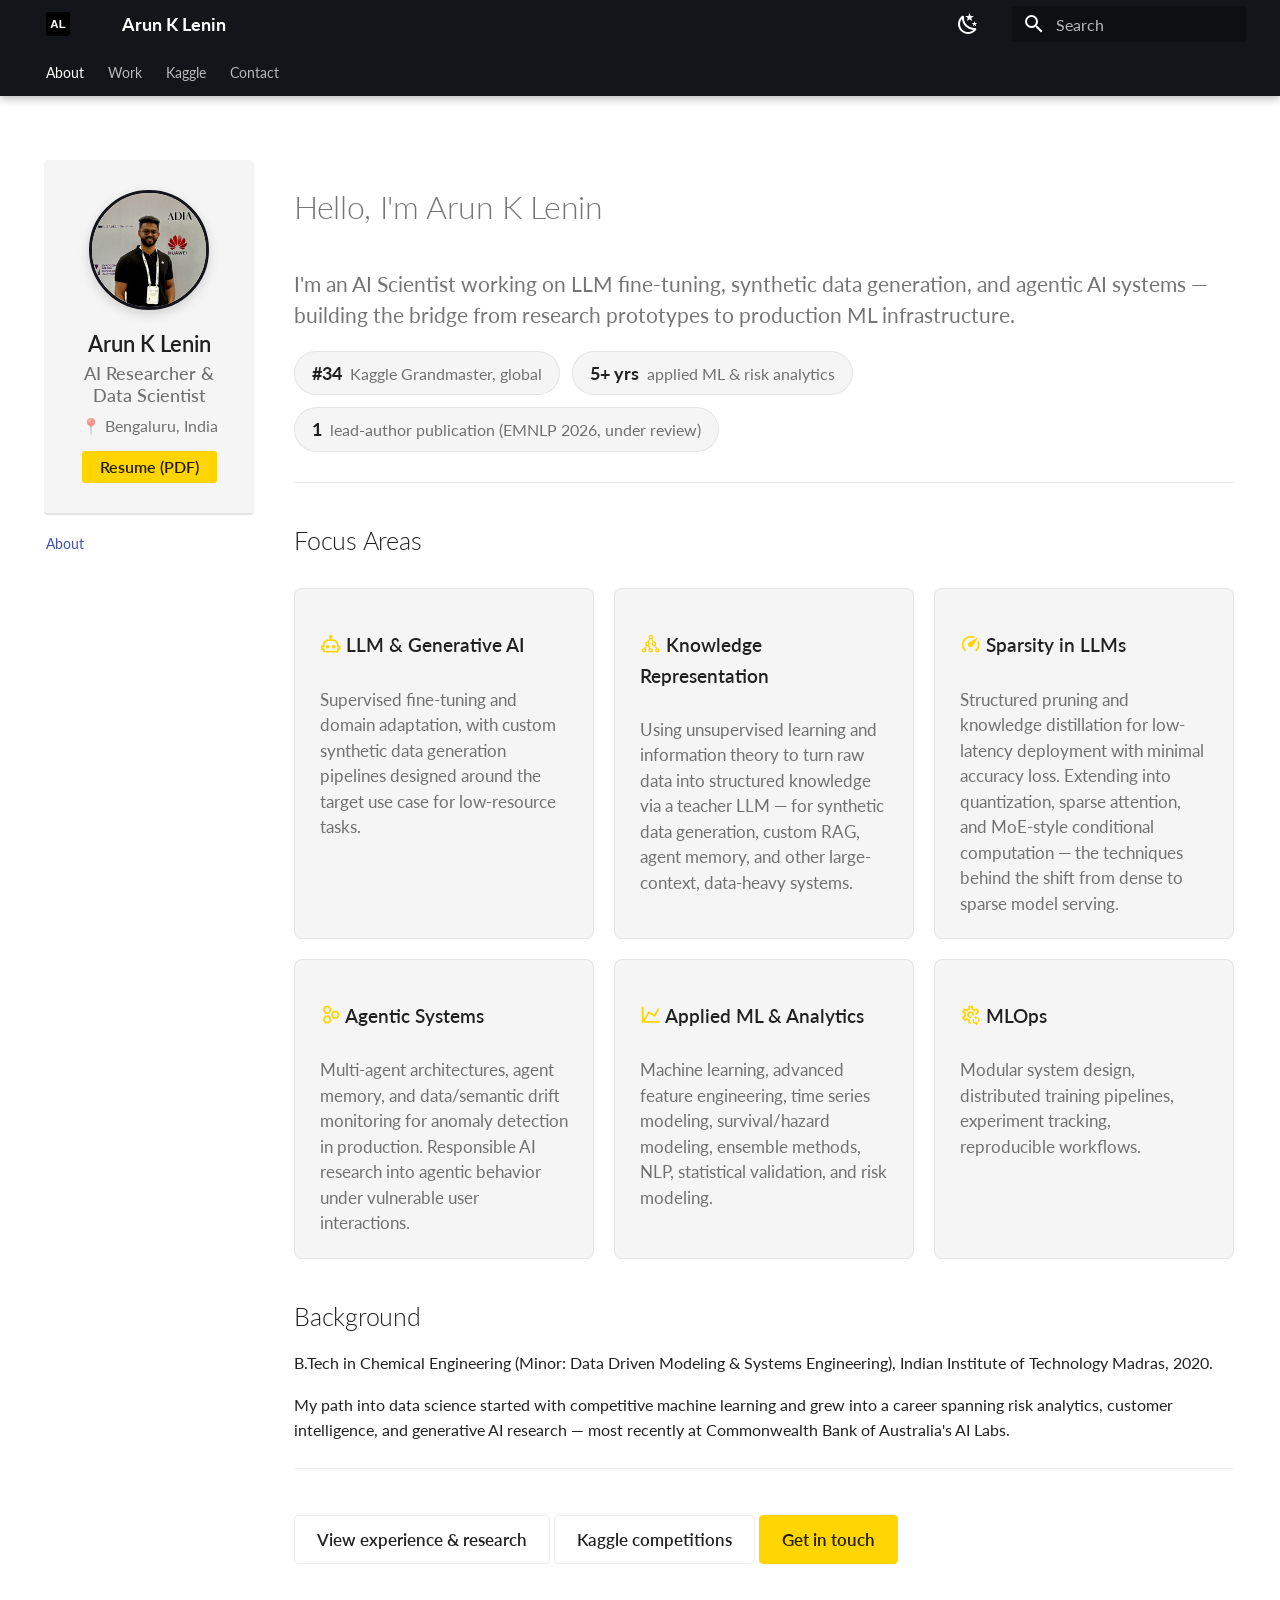
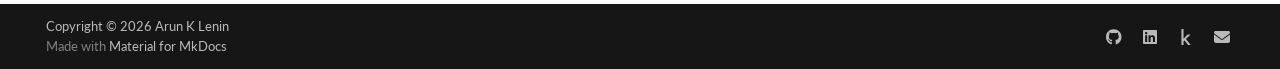
<file: index.html>
<!doctype html>
<html lang="en" class="no-js">
  <head>
    
      <meta charset="utf-8">
      <meta name="viewport" content="width=device-width,initial-scale=1">
      
        <meta name="description" content="Machine Learning Researcher | LLM Fine-tuning | Synthetic Data Generation | Kaggle Grandmaster">
      
      
        <meta name="author" content="Arun K Lenin">
      
      
        <link rel="canonical" href="https://arunklenin97.github.io/">
      
      
      
        <link rel="next" href="work/">
      
      
      <link rel="icon" href="image/logo.svg">
      <meta name="generator" content="mkdocs-1.5.3, mkdocs-material-9.4.14">
    
    
      
        <title>Arun K Lenin</title>
      
    
    
      <link rel="stylesheet" href="assets/stylesheets/main.fad675c6.min.css">
      
        
        <link rel="stylesheet" href="assets/stylesheets/palette.356b1318.min.css">
      
      


    
    
      
    
    
      
        
        
        <link rel="preconnect" href="https://fonts.gstatic.com" crossorigin>
        <link rel="stylesheet" href="https://fonts.googleapis.com/css?family=Lato:300,300i,400,400i,700,700i%7CRoboto+Mono:400,400i,700,700i&display=fallback">
        <style>:root{--md-text-font:"Lato";--md-code-font:"Roboto Mono"}</style>
      
    
    
      <link rel="stylesheet" href="css/custom.css">
    
      <link rel="stylesheet" href="css/extra.css">
    
    <script>__md_scope=new URL(".",location),__md_hash=e=>[...e].reduce((e,_)=>(e<<5)-e+_.charCodeAt(0),0),__md_get=(e,_=localStorage,t=__md_scope)=>JSON.parse(_.getItem(t.pathname+"."+e)),__md_set=(e,_,t=localStorage,a=__md_scope)=>{try{t.setItem(a.pathname+"."+e,JSON.stringify(_))}catch(e){}}</script>
    
      

    
    
    
  
  



<!-- Twitter Metadata -->
<meta name="twitter:card" content="summary">

<!-- Open Graph metadata -->
<meta property="og:title" content="About">
<meta property="og:description" content="Machine Learning Researcher | LLM Fine-tuning | Synthetic Data Generation | Kaggle Grandmaster">
<meta property="og:type" content="website">
<meta property="og:url" content="https://arunklenin97.github.io/">
<meta property="og:image" content="https://arunklenin97.github.io//image/profile.jpeg">
<meta property="og:site_name" content="Arun K Lenin">

<!-- Primary Schema.org metadata (Dynamic for all pages) -->
<script type="application/ld+json">
{
  "@context": "https://schema.org",
  "@type": "WebPage",
  "name": "About",
  "url": "https://arunklenin97.github.io/",
  "description": "Machine Learning Researcher | LLM Fine-tuning | Synthetic Data Generation | Kaggle Grandmaster",
  "author": {
    "@type": "Person",
    "name": "Arun K Lenin",
    "givenName": "Arun",
    "familyName": "Lenin",
    "url": "https://arunklenin97.github.io/",
    "jobTitle": "Machine Learning Researcher & Data Scientist",
    "sameAs": [
      "https://linkedin.com/in/arunklenin",
      "https://github.com/arunklenin",
      "https://www.kaggle.com/arunklenin"
    ]
  }
}
</script>

<!-- Google Search Console Verification -->
<meta name="google-site-verification" content="1c_Bp7h9hnn08rLATJxtE4CTv--jdJHKBi78xwwa3pU" />

  </head>
  
  
    
    
      
    
    
    
    
    <body dir="ltr" data-md-color-scheme="default" data-md-color-primary="black" data-md-color-accent="yellow">
  
    
    
      <script>var palette=__md_get("__palette");if(palette&&"object"==typeof palette.color)for(var key of Object.keys(palette.color))document.body.setAttribute("data-md-color-"+key,palette.color[key])</script>
    
    <input class="md-toggle" data-md-toggle="drawer" type="checkbox" id="__drawer" autocomplete="off">
    <input class="md-toggle" data-md-toggle="search" type="checkbox" id="__search" autocomplete="off">
    <label class="md-overlay" for="__drawer"></label>
    <div data-md-component="skip">
      
        
        <a href="#hello-im-arun-k-lenin" class="md-skip">
          Skip to content
        </a>
      
    </div>
    <div data-md-component="announce">
      
    </div>
    
    
      

  

<header class="md-header md-header--shadow md-header--lifted" data-md-component="header">
  <nav class="md-header__inner md-grid" aria-label="Header">
    <a href="." title="Arun K Lenin" class="md-header__button md-logo" aria-label="Arun K Lenin" data-md-component="logo">
      
  <img src="image/logo.svg" alt="logo">

    </a>
    <label class="md-header__button md-icon" for="__drawer">
      
      <svg xmlns="http://www.w3.org/2000/svg" viewBox="0 0 24 24"><path d="M3 6h18v2H3V6m0 5h18v2H3v-2m0 5h18v2H3v-2Z"/></svg>
    </label>
    <div class="md-header__title" data-md-component="header-title">
      <div class="md-header__ellipsis">
        <div class="md-header__topic">
          <span class="md-ellipsis">
            Arun K Lenin
          </span>
        </div>
        <div class="md-header__topic" data-md-component="header-topic">
          <span class="md-ellipsis">
            
              About
            
          </span>
        </div>
      </div>
    </div>
    
      
        <form class="md-header__option" data-md-component="palette">
  
    
    
    
    <input class="md-option" data-md-color-media="(prefers-color-scheme: light)" data-md-color-scheme="default" data-md-color-primary="black" data-md-color-accent="yellow"  aria-label="Switch to dark mode"  type="radio" name="__palette" id="__palette_1">
    
      <label class="md-header__button md-icon" title="Switch to dark mode" for="__palette_2" hidden>
        <svg xmlns="http://www.w3.org/2000/svg" viewBox="0 0 24 24"><path d="m17.75 4.09-2.53 1.94.91 3.06-2.63-1.81-2.63 1.81.91-3.06-2.53-1.94L12.44 4l1.06-3 1.06 3 3.19.09m3.5 6.91-1.64 1.25.59 1.98-1.7-1.17-1.7 1.17.59-1.98L15.75 11l2.06-.05L18.5 9l.69 1.95 2.06.05m-2.28 4.95c.83-.08 1.72 1.1 1.19 1.85-.32.45-.66.87-1.08 1.27C15.17 23 8.84 23 4.94 19.07c-3.91-3.9-3.91-10.24 0-14.14.4-.4.82-.76 1.27-1.08.75-.53 1.93.36 1.85 1.19-.27 2.86.69 5.83 2.89 8.02a9.96 9.96 0 0 0 8.02 2.89m-1.64 2.02a12.08 12.08 0 0 1-7.8-3.47c-2.17-2.19-3.33-5-3.49-7.82-2.81 3.14-2.7 7.96.31 10.98 3.02 3.01 7.84 3.12 10.98.31Z"/></svg>
      </label>
    
  
    
    
    
    <input class="md-option" data-md-color-media="(prefers-color-scheme: dark)" data-md-color-scheme="slate" data-md-color-primary="black" data-md-color-accent="yellow"  aria-label="Switch to light mode"  type="radio" name="__palette" id="__palette_2">
    
      <label class="md-header__button md-icon" title="Switch to light mode" for="__palette_1" hidden>
        <svg xmlns="http://www.w3.org/2000/svg" viewBox="0 0 24 24"><path d="M12 7a5 5 0 0 1 5 5 5 5 0 0 1-5 5 5 5 0 0 1-5-5 5 5 0 0 1 5-5m0 2a3 3 0 0 0-3 3 3 3 0 0 0 3 3 3 3 0 0 0 3-3 3 3 0 0 0-3-3m0-7 2.39 3.42C13.65 5.15 12.84 5 12 5c-.84 0-1.65.15-2.39.42L12 2M3.34 7l4.16-.35A7.2 7.2 0 0 0 5.94 8.5c-.44.74-.69 1.5-.83 2.29L3.34 7m.02 10 1.76-3.77a7.131 7.131 0 0 0 2.38 4.14L3.36 17M20.65 7l-1.77 3.79a7.023 7.023 0 0 0-2.38-4.15l4.15.36m-.01 10-4.14.36c.59-.51 1.12-1.14 1.54-1.86.42-.73.69-1.5.83-2.29L20.64 17M12 22l-2.41-3.44c.74.27 1.55.44 2.41.44.82 0 1.63-.17 2.37-.44L12 22Z"/></svg>
      </label>
    
  
</form>
      
    
    
    
      <label class="md-header__button md-icon" for="__search">
        
        <svg xmlns="http://www.w3.org/2000/svg" viewBox="0 0 24 24"><path d="M9.5 3A6.5 6.5 0 0 1 16 9.5c0 1.61-.59 3.09-1.56 4.23l.27.27h.79l5 5-1.5 1.5-5-5v-.79l-.27-.27A6.516 6.516 0 0 1 9.5 16 6.5 6.5 0 0 1 3 9.5 6.5 6.5 0 0 1 9.5 3m0 2C7 5 5 7 5 9.5S7 14 9.5 14 14 12 14 9.5 12 5 9.5 5Z"/></svg>
      </label>
      <div class="md-search" data-md-component="search" role="dialog">
  <label class="md-search__overlay" for="__search"></label>
  <div class="md-search__inner" role="search">
    <form class="md-search__form" name="search">
      <input type="text" class="md-search__input" name="query" aria-label="Search" placeholder="Search" autocapitalize="off" autocorrect="off" autocomplete="off" spellcheck="false" data-md-component="search-query" required>
      <label class="md-search__icon md-icon" for="__search">
        
        <svg xmlns="http://www.w3.org/2000/svg" viewBox="0 0 24 24"><path d="M9.5 3A6.5 6.5 0 0 1 16 9.5c0 1.61-.59 3.09-1.56 4.23l.27.27h.79l5 5-1.5 1.5-5-5v-.79l-.27-.27A6.516 6.516 0 0 1 9.5 16 6.5 6.5 0 0 1 3 9.5 6.5 6.5 0 0 1 9.5 3m0 2C7 5 5 7 5 9.5S7 14 9.5 14 14 12 14 9.5 12 5 9.5 5Z"/></svg>
        
        <svg xmlns="http://www.w3.org/2000/svg" viewBox="0 0 24 24"><path d="M20 11v2H8l5.5 5.5-1.42 1.42L4.16 12l7.92-7.92L13.5 5.5 8 11h12Z"/></svg>
      </label>
      <nav class="md-search__options" aria-label="Search">
        
        <button type="reset" class="md-search__icon md-icon" title="Clear" aria-label="Clear" tabindex="-1">
          
          <svg xmlns="http://www.w3.org/2000/svg" viewBox="0 0 24 24"><path d="M19 6.41 17.59 5 12 10.59 6.41 5 5 6.41 10.59 12 5 17.59 6.41 19 12 13.41 17.59 19 19 17.59 13.41 12 19 6.41Z"/></svg>
        </button>
      </nav>
      
    </form>
    <div class="md-search__output">
      <div class="md-search__scrollwrap" data-md-scrollfix>
        <div class="md-search-result" data-md-component="search-result">
          <div class="md-search-result__meta">
            Initializing search
          </div>
          <ol class="md-search-result__list" role="presentation"></ol>
        </div>
      </div>
    </div>
  </div>
</div>
    
    
  </nav>
  
    
      
<nav class="md-tabs" aria-label="Tabs" data-md-component="tabs">
  <div class="md-grid">
    <ul class="md-tabs__list">
      
        
  
  
    
  
  
    <li class="md-tabs__item md-tabs__item--active">
      <a href="." class="md-tabs__link">
        
  
    
  
  About

      </a>
    </li>
  

      
        
  
  
  
    <li class="md-tabs__item">
      <a href="work/" class="md-tabs__link">
        
  
    
  
  Work

      </a>
    </li>
  

      
        
  
  
  
    <li class="md-tabs__item">
      <a href="kaggle/" class="md-tabs__link">
        
  
    
  
  Kaggle

      </a>
    </li>
  

      
        
  
  
  
    <li class="md-tabs__item">
      <a href="contact/" class="md-tabs__link">
        
  
    
  
  Contact

      </a>
    </li>
  

      
    </ul>
  </div>
</nav>
    
  
</header>
    
    <div class="md-container" data-md-component="container">
      
      
        
      
      <main class="md-main" data-md-component="main">
        <div class="md-main__inner md-grid">
          



<div class="md-sidebar md-sidebar--primary" data-md-component="sidebar" data-md-type="navigation">
  <div class="md-sidebar__scrollwrap">
    <div class="md-sidebar__inner">

      
      <div class="profile-section">
        <img src="./image/profile.jpeg" alt="Profile Photo" class="profile-photo"
          onerror="this.style.display='none'">
        <div class="profile-name">Arun K Lenin</div>
        <div class="profile-title">AI Researcher & Data Scientist</div>
        <div class="profile-subtitle">📍 Bengaluru, India</div>
        <a class="profile-resume-link" href="./resume/arun_lenin_resume.pdf" target="_blank" rel="noopener">Resume (PDF)</a>
      </div>

      <!-- 
      <nav class="desktop-nav-links" style="padding: 0.5rem;">
        <ul class="md-nav__list">
          <li class="md-nav__item"><a href="./" class="md-nav__link">About</a></li>
          <li class="md-nav__item"><a href="./work/" class="md-nav__link">Work</a></li>
          <li class="md-nav__item"><a href="./article_of_the_day/" class="md-nav__link">Article of the
              Day</a></li>
          <li class="md-nav__item"><a href="./blog/" class="md-nav__link">Blog</a></li>
          <li class="md-nav__item"><a href="./contact/" class="md-nav__link">Contact</a></li>
        </ul>
      </nav> -->

      <!-- Main Navigation from nav config -->
      


  


<nav class="md-nav md-nav--primary md-nav--lifted" aria-label="Navigation" data-md-level="0">
  <label class="md-nav__title" for="__drawer">
    <a href="." title="Arun K Lenin" class="md-nav__button md-logo" aria-label="Arun K Lenin" data-md-component="logo">
      
  <img src="image/logo.svg" alt="logo">

    </a>
    Arun K Lenin
  </label>
  
  <ul class="md-nav__list" data-md-scrollfix>
    
      
      
  
  
    
  
  
  
    <li class="md-nav__item md-nav__item--active">
      
      <input class="md-nav__toggle md-toggle" type="checkbox" id="__toc">
      
      
        
      
      
        <label class="md-nav__link md-nav__link--active" for="__toc">
          
  
  <span class="md-ellipsis">
    About
  </span>
  

          <span class="md-nav__icon md-icon"></span>
        </label>
      
      <a href="." class="md-nav__link md-nav__link--active">
        
  
  <span class="md-ellipsis">
    About
  </span>
  

      </a>
      
        

<nav class="md-nav md-nav--secondary" aria-label="Table of contents">
  
  
  
    
  
  
    <label class="md-nav__title" for="__toc">
      <span class="md-nav__icon md-icon"></span>
      Table of contents
    </label>
    <ul class="md-nav__list" data-md-component="toc" data-md-scrollfix>
      
        <li class="md-nav__item">
  <a href="#focus-areas" class="md-nav__link">
    <span class="md-ellipsis">
      Focus Areas
    </span>
  </a>
  
</li>
      
        <li class="md-nav__item">
  <a href="#background" class="md-nav__link">
    <span class="md-ellipsis">
      Background
    </span>
  </a>
  
</li>
      
    </ul>
  
</nav>
      
    </li>
  

    
      
      
  
  
  
  
    <li class="md-nav__item">
      <a href="work/" class="md-nav__link">
        
  
  <span class="md-ellipsis">
    Work
  </span>
  

      </a>
    </li>
  

    
      
      
  
  
  
  
    <li class="md-nav__item">
      <a href="kaggle/" class="md-nav__link">
        
  
  <span class="md-ellipsis">
    Kaggle
  </span>
  

      </a>
    </li>
  

    
      
      
  
  
  
  
    <li class="md-nav__item">
      <a href="contact/" class="md-nav__link">
        
  
  <span class="md-ellipsis">
    Contact
  </span>
  

      </a>
    </li>
  

    
  </ul>
</nav>

    </div>
  </div>
</div>






          
            <div class="md-content" data-md-component="content">
              <article class="md-content__inner md-typeset">
                
                  


<div class="hero">
<div class="hero-body">
<h1 class="hero-name" id="hello-im-arun-k-lenin">Hello, I'm Arun K Lenin</h1>
<p class="hero-tagline">I'm an AI Scientist working on LLM fine-tuning, synthetic data generation, and agentic AI systems — building the bridge from research prototypes to production ML infrastructure.</p>
<div class="hero-stats">
    <span class="stat-chip"><strong>#34</strong> Kaggle Grandmaster, global</span>
    <span class="stat-chip"><strong>5+ yrs</strong> applied ML &amp; risk analytics</span>
    <span class="stat-chip"><strong>1</strong> lead-author publication (EMNLP 2026, under review)</span>
  </div>
</div>
</div>
<h2 id="focus-areas">Focus Areas</h2>
<div class="focus-grid">
<div class="focus-card">
<div class="focus-card-title">
<p><span class="twemoji"><svg xmlns="http://www.w3.org/2000/svg" viewBox="0 0 24 24"><path d="M17.5 15.5c0 1.11-.89 2-2 2s-2-.89-2-2 .9-2 2-2 2 .9 2 2m-9-2c-1.1 0-2 .9-2 2s.9 2 2 2 2-.89 2-2-.89-2-2-2M23 15v3c0 .55-.45 1-1 1h-1v1c0 1.11-.89 2-2 2H5a2 2 0 0 1-2-2v-1H2c-.55 0-1-.45-1-1v-3c0-.55.45-1 1-1h1c0-3.87 3.13-7 7-7h1V5.73c-.6-.34-1-.99-1-1.73 0-1.1.9-2 2-2s2 .9 2 2c0 .74-.4 1.39-1 1.73V7h1c3.87 0 7 3.13 7 7h1c.55 0 1 .45 1 1m-2 1h-2v-2c0-2.76-2.24-5-5-5h-4c-2.76 0-5 2.24-5 5v2H3v1h2v3h14v-3h2v-1Z"/></svg></span> LLM &amp; Generative AI</p>
</div>
<p class="focus-card-desc">Supervised fine-tuning and domain adaptation, with custom synthetic data generation pipelines designed around the target use case for low-resource tasks.</p>
</div>
<div class="focus-card">
<div class="focus-card-title">
<p><span class="twemoji"><svg xmlns="http://www.w3.org/2000/svg" viewBox="0 0 24 24"><path d="M19.5 17c-.14 0-.26 0-.39.04L17.5 13.8c.45-.45.75-1.09.75-1.8a2.5 2.5 0 0 0-2.5-2.5c-.14 0-.25 0-.4.04L13.74 6.3c.47-.46.76-1.09.76-1.8a2.5 2.5 0 0 0-5 0c0 .7.29 1.34.76 1.79L8.65 9.54c-.15-.04-.26-.04-.4-.04a2.5 2.5 0 0 0-2.5 2.5c0 .71.29 1.34.75 1.79l-1.61 3.25C4.76 17 4.64 17 4.5 17a2.5 2.5 0 0 0 0 5A2.5 2.5 0 0 0 7 19.5c0-.7-.29-1.34-.76-1.79l1.62-3.25c.14.04.26.04.39.04s.25 0 .38-.04l1.63 3.25c-.47.45-.76 1.09-.76 1.79a2.5 2.5 0 0 0 5 0A2.5 2.5 0 0 0 12 17c-.13 0-.26 0-.39.04L10 13.8c.45-.45.75-1.09.75-1.8 0-.7-.29-1.33-.75-1.79l1.61-3.25c.13.04.26.04.39.04s.26 0 .39-.04L14 10.21a2.5 2.5 0 0 0 1.75 4.29c.13 0 .25 0 .38-.04l1.63 3.25c-.47.45-.76 1.09-.76 1.79a2.5 2.5 0 0 0 5 0 2.5 2.5 0 0 0-2.5-2.5m-15 3.5c-.55 0-1-.45-1-1s.45-1 1-1 1 .45 1 1-.45 1-1 1m8.5-1c0 .55-.45 1-1 1s-1-.45-1-1 .45-1 1-1 1 .45 1 1M7.25 12c0-.55.45-1 1-1s1 .45 1 1-.45 1-1 1-1-.45-1-1M11 4.5c0-.55.45-1 1-1s1 .45 1 1-.45 1-1 1-1-.45-1-1m3.75 7.5c0-.55.45-1 1-1s1 .45 1 1-.45 1-1 1-1-.45-1-1m4.75 8.5c-.55 0-1-.45-1-1s.45-1 1-1 1 .45 1 1-.45 1-1 1Z"/></svg></span> Knowledge Representation</p>
</div>
<p class="focus-card-desc">Using unsupervised learning and information theory to turn raw data into structured knowledge via a teacher LLM — for synthetic data generation, custom RAG, agent memory, and other large-context, data-heavy systems.</p>
</div>
<div class="focus-card">
<div class="focus-card-title">
<p><span class="twemoji"><svg xmlns="http://www.w3.org/2000/svg" viewBox="0 0 24 24"><path d="M12 16a3 3 0 0 1-3-3c0-1.12.61-2.1 1.5-2.61l9.71-5.62-5.53 9.58c-.5.98-1.51 1.65-2.68 1.65m0-13c1.81 0 3.5.5 4.97 1.32l-2.1 1.21C14 5.19 13 5 12 5a8 8 0 0 0-8 8c0 2.21.89 4.21 2.34 5.65h.01c.39.39.39 1.02 0 1.41-.39.39-1.03.39-1.42.01A9.969 9.969 0 0 1 2 13 10 10 0 0 1 12 3m10 10c0 2.76-1.12 5.26-2.93 7.07-.39.38-1.02.38-1.41-.01a.996.996 0 0 1 0-1.41A7.95 7.95 0 0 0 20 13c0-1-.19-2-.54-2.9L20.67 8C21.5 9.5 22 11.18 22 13Z"/></svg></span> Sparsity in LLMs</p>
</div>
<p class="focus-card-desc">Structured pruning and knowledge distillation for low-latency deployment with minimal accuracy loss. Extending into quantization, sparse attention, and MoE-style conditional computation — the techniques behind the shift from dense to sparse model serving.</p>
</div>
<div class="focus-card">
<div class="focus-card-title">
<p><span class="twemoji"><svg xmlns="http://www.w3.org/2000/svg" viewBox="0 0 24 24"><path d="m9.37 4 1.41 2.5L9.37 9H6.63l-1.4-2.5L6.63 4h2.74m.88-2h-4.5c-.19 0-.36.11-.44.26L3.09 6.22 3 6.5l.09.28 2.22 3.96c.08.15.25.26.44.26h4.5c.19 0 .36-.11.44-.26l2.22-3.96.09-.28-.09-.28-2.22-3.96a.505.505 0 0 0-.44-.26m8.37 7.5L20 12l-1.38 2.5h-2.74L14.5 12l1.38-2.5h2.74m.88-2H15c-.19 0-.36.11-.44.26l-2.22 3.96-.09.28.09.28 2.22 3.96c.08.15.25.26.44.26h4.5c.19 0 .36-.11.44-.26l2.22-3.96.09-.28-.09-.28-2.22-3.96a.505.505 0 0 0-.44-.26M9.37 15l1.41 2.5L9.37 20H6.63l-1.4-2.5 1.4-2.5h2.74m.88-2h-4.5c-.19 0-.36.11-.44.26l-2.22 3.96-.09.28.09.28 2.22 3.96c.08.15.25.26.44.26h4.5c.19 0 .36-.11.44-.26l2.22-3.96.09-.28-.09-.28-2.22-3.96a.505.505 0 0 0-.44-.26Z"/></svg></span> Agentic Systems</p>
</div>
<p class="focus-card-desc">Multi-agent architectures, agent memory, and data/semantic drift monitoring for anomaly detection in production. Responsible AI research into agentic behavior under vulnerable user interactions.</p>
</div>
<div class="focus-card">
<div class="focus-card-title">
<p><span class="twemoji"><svg xmlns="http://www.w3.org/2000/svg" viewBox="0 0 24 24"><path d="m16 11.78 4.24-7.33 1.73 1-5.23 9.05-6.51-3.75L5.46 19H22v2H2V3h2v14.54L9.5 8l6.5 3.78Z"/></svg></span> Applied ML &amp; Analytics</p>
</div>
<p class="focus-card-desc">Machine learning, advanced feature engineering, time series modeling, survival/hazard modeling, ensemble methods, NLP, statistical validation, and risk modeling.</p>
</div>
<div class="focus-card">
<div class="focus-card-title">
<p><span class="twemoji"><svg xmlns="http://www.w3.org/2000/svg" viewBox="0 0 24 24"><path d="M11.7 20h-.4l-.4-2.6c-1.2-.2-2.2-.9-3-1.8l-2.4 1-.8-1.3 2.1-1.6c-.4-1.2-.4-2.4 0-3.6L4.7 8.7l.8-1.3 2.4 1c.8-.9 1.8-1.5 3-1.8l.3-2.6h1.5l.4 2.6c1.2.2 2.3.9 3 1.8l2.4-1 .8 1.3-2.1 1.5c.2.6.3 1.2.3 1.8h.5c.5 0 1 .1 1.5.2V12l-.1-1 2.1-1.6c.2-.2.2-.4.1-.6l-2-3.5c-.1-.3-.3-.3-.6-.3l-2.5 1c-.5-.4-1.1-.7-1.7-1l-.4-2.7c.1-.1-.2-.3-.4-.3h-4c-.2 0-.5.2-.5.4l-.4 2.7c-.6.2-1.1.6-1.7.9L5 5c-.3 0-.5 0-.7.3l-2 3.5c-.1.2 0 .4.2.6L4.6 11l-.1 1 .1 1-2.1 1.7c-.2.2-.2.4-.1.6l2 3.5c.1.2.3.2.6.2l2.5-1c.5.4 1.1.7 1.7 1l.4 2.7c0 .2.2.4.5.4h2.5c-.5-.7-.7-1.4-.9-2.1m4.3-7.7V12c0-2.2-1.8-4-4-4s-4 1.8-4 4 1.8 4 4 4c.7-1.7 2.2-3.1 4-3.7m-6-.3c0-1.1.9-2 2-2s2 .9 2 2-.9 2-2 2-2-.9-2-2m8 2.5V13l-2.2 2.2 2.2 2.2V16c1.4 0 2.5 1.1 2.5 2.5 0 .4-.1.8-.3 1.1l1.1 1.1c1.2-1.8.7-4.3-1.1-5.5-.6-.5-1.4-.7-2.2-.7m0 6.5c-1.4 0-2.5-1.1-2.5-2.5 0-.4.1-.8.3-1.1l-1.1-1.1c-1.2 1.8-.7 4.3 1.1 5.5.7.4 1.4.7 2.2.7V24l2.2-2.2-2.2-2.3V21Z"/></svg></span> MLOps</p>
</div>
<p class="focus-card-desc">Modular system design, distributed training pipelines, experiment tracking, reproducible workflows.</p>
</div>
</div>
<h2 id="background">Background</h2>
<p>B.Tech in Chemical Engineering (Minor: Data Driven Modeling &amp; Systems Engineering), Indian Institute of Technology Madras, 2020.</p>
<p>My path into data science started with competitive machine learning and grew into a career spanning risk analytics, customer intelligence, and generative AI research — most recently at Commonwealth Bank of Australia's AI Labs.</p>
<hr />
<div class="btn-row">
<p><a class="btn-link" href="work/">View experience &amp; research</a>
<a class="btn-link" href="kaggle/">Kaggle competitions</a>
<a class="btn-link btn-link--accent" href="contact/">Get in touch</a></p>
</div>



  



                
              </article>
            </div>
          
          
  <script>var tabs=__md_get("__tabs");if(Array.isArray(tabs))e:for(var set of document.querySelectorAll(".tabbed-set")){var tab,labels=set.querySelector(".tabbed-labels");for(tab of tabs)for(var label of labels.getElementsByTagName("label"))if(label.innerText.trim()===tab){var input=document.getElementById(label.htmlFor);input.checked=!0;continue e}}</script>

        </div>
        
      </main>
      
        <footer class="md-footer">
  
  <div class="md-footer-meta md-typeset">
    <div class="md-footer-meta__inner md-grid">
      <div class="md-copyright">
  
    <div class="md-copyright__highlight">
      Copyright &copy; 2026 Arun K Lenin
    </div>
  
  
    Made with
    <a href="https://squidfunk.github.io/mkdocs-material/" target="_blank" rel="noopener">
      Material for MkDocs
    </a>
  
</div>
      
        <div class="md-social">
  
    
    
    
    
    <a href="https://github.com/arunklenin" target="_blank" rel="noopener" title="GitHub" class="md-social__link">
      <svg xmlns="http://www.w3.org/2000/svg" viewBox="0 0 496 512"><!--! Font Awesome Free 6.4.2 by @fontawesome - https://fontawesome.com License - https://fontawesome.com/license/free (Icons: CC BY 4.0, Fonts: SIL OFL 1.1, Code: MIT License) Copyright 2023 Fonticons, Inc.--><path d="M165.9 397.4c0 2-2.3 3.6-5.2 3.6-3.3.3-5.6-1.3-5.6-3.6 0-2 2.3-3.6 5.2-3.6 3-.3 5.6 1.3 5.6 3.6zm-31.1-4.5c-.7 2 1.3 4.3 4.3 4.9 2.6 1 5.6 0 6.2-2s-1.3-4.3-4.3-5.2c-2.6-.7-5.5.3-6.2 2.3zm44.2-1.7c-2.9.7-4.9 2.6-4.6 4.9.3 2 2.9 3.3 5.9 2.6 2.9-.7 4.9-2.6 4.6-4.6-.3-1.9-3-3.2-5.9-2.9zM244.8 8C106.1 8 0 113.3 0 252c0 110.9 69.8 205.8 169.5 239.2 12.8 2.3 17.3-5.6 17.3-12.1 0-6.2-.3-40.4-.3-61.4 0 0-70 15-84.7-29.8 0 0-11.4-29.1-27.8-36.6 0 0-22.9-15.7 1.6-15.4 0 0 24.9 2 38.6 25.8 21.9 38.6 58.6 27.5 72.9 20.9 2.3-16 8.8-27.1 16-33.7-55.9-6.2-112.3-14.3-112.3-110.5 0-27.5 7.6-41.3 23.6-58.9-2.6-6.5-11.1-33.3 2.6-67.9 20.9-6.5 69 27 69 27 20-5.6 41.5-8.5 62.8-8.5s42.8 2.9 62.8 8.5c0 0 48.1-33.6 69-27 13.7 34.7 5.2 61.4 2.6 67.9 16 17.7 25.8 31.5 25.8 58.9 0 96.5-58.9 104.2-114.8 110.5 9.2 7.9 17 22.9 17 46.4 0 33.7-.3 75.4-.3 83.6 0 6.5 4.6 14.4 17.3 12.1C428.2 457.8 496 362.9 496 252 496 113.3 383.5 8 244.8 8zM97.2 352.9c-1.3 1-1 3.3.7 5.2 1.6 1.6 3.9 2.3 5.2 1 1.3-1 1-3.3-.7-5.2-1.6-1.6-3.9-2.3-5.2-1zm-10.8-8.1c-.7 1.3.3 2.9 2.3 3.9 1.6 1 3.6.7 4.3-.7.7-1.3-.3-2.9-2.3-3.9-2-.6-3.6-.3-4.3.7zm32.4 35.6c-1.6 1.3-1 4.3 1.3 6.2 2.3 2.3 5.2 2.6 6.5 1 1.3-1.3.7-4.3-1.3-6.2-2.2-2.3-5.2-2.6-6.5-1zm-11.4-14.7c-1.6 1-1.6 3.6 0 5.9 1.6 2.3 4.3 3.3 5.6 2.3 1.6-1.3 1.6-3.9 0-6.2-1.4-2.3-4-3.3-5.6-2z"/></svg>
    </a>
  
    
    
    
    
    <a href="https://www.linkedin.com/in/arunklenin" target="_blank" rel="noopener" title="LinkedIn" class="md-social__link">
      <svg xmlns="http://www.w3.org/2000/svg" viewBox="0 0 448 512"><!--! Font Awesome Free 6.4.2 by @fontawesome - https://fontawesome.com License - https://fontawesome.com/license/free (Icons: CC BY 4.0, Fonts: SIL OFL 1.1, Code: MIT License) Copyright 2023 Fonticons, Inc.--><path d="M416 32H31.9C14.3 32 0 46.5 0 64.3v383.4C0 465.5 14.3 480 31.9 480H416c17.6 0 32-14.5 32-32.3V64.3c0-17.8-14.4-32.3-32-32.3zM135.4 416H69V202.2h66.5V416zm-33.2-243c-21.3 0-38.5-17.3-38.5-38.5S80.9 96 102.2 96c21.2 0 38.5 17.3 38.5 38.5 0 21.3-17.2 38.5-38.5 38.5zm282.1 243h-66.4V312c0-24.8-.5-56.7-34.5-56.7-34.6 0-39.9 27-39.9 54.9V416h-66.4V202.2h63.7v29.2h.9c8.9-16.8 30.6-34.5 62.9-34.5 67.2 0 79.7 44.3 79.7 101.9V416z"/></svg>
    </a>
  
    
    
    
    
    <a href="https://www.kaggle.com/arunklenin" target="_blank" rel="noopener" title="Kaggle" class="md-social__link">
      <svg xmlns="http://www.w3.org/2000/svg" viewBox="0 0 320 512"><!--! Font Awesome Free 6.4.2 by @fontawesome - https://fontawesome.com License - https://fontawesome.com/license/free (Icons: CC BY 4.0, Fonts: SIL OFL 1.1, Code: MIT License) Copyright 2023 Fonticons, Inc.--><path d="M304.2 501.5 158.4 320.3 298.2 185c2.6-2.7 1.7-10.5-5.3-10.5h-69.2c-3.5 0-7 1.8-10.5 5.3L80.9 313.5V7.5q0-7.5-7.5-7.5H21.5Q14 0 14 7.5v497q0 7.5 7.5 7.5h51.9q7.5 0 7.5-7.5v-109l30.8-29.3 110.5 140.6c3 3.5 6.5 5.3 10.5 5.3h66.9q5.25 0 6-3z"/></svg>
    </a>
  
    
    
    
    
    <a href="mailto:arunkaaraparampil1997@gmail.com" target="_blank" rel="noopener" title="Email" class="md-social__link">
      <svg xmlns="http://www.w3.org/2000/svg" viewBox="0 0 512 512"><!--! Font Awesome Free 6.4.2 by @fontawesome - https://fontawesome.com License - https://fontawesome.com/license/free (Icons: CC BY 4.0, Fonts: SIL OFL 1.1, Code: MIT License) Copyright 2023 Fonticons, Inc.--><path d="M48 64C21.5 64 0 85.5 0 112c0 15.1 7.1 29.3 19.2 38.4l217.6 163.2c11.4 8.5 27 8.5 38.4 0l217.6-163.2c12.1-9.1 19.2-23.3 19.2-38.4 0-26.5-21.5-48-48-48H48zM0 176v208c0 35.3 28.7 64 64 64h384c35.3 0 64-28.7 64-64V176L294.4 339.2a63.9 63.9 0 0 1-76.8 0L0 176z"/></svg>
    </a>
  
</div>
      
    </div>
  </div>
</footer>
      
    </div>
    <div class="md-dialog" data-md-component="dialog">
      <div class="md-dialog__inner md-typeset"></div>
    </div>
    
    
    <script id="__config" type="application/json">{"base": ".", "features": ["navigation.tabs", "navigation.tabs.sticky", "navigation.indexes", "navigation.instant", "navigation.tracking", "content.tabs.link", "toc.follow"], "search": "assets/javascripts/workers/search.f886a092.min.js", "translations": {"clipboard.copied": "Copied to clipboard", "clipboard.copy": "Copy to clipboard", "search.result.more.one": "1 more on this page", "search.result.more.other": "# more on this page", "search.result.none": "No matching documents", "search.result.one": "1 matching document", "search.result.other": "# matching documents", "search.result.placeholder": "Type to start searching", "search.result.term.missing": "Missing", "select.version": "Select version"}}</script>
    
    
      <script src="assets/javascripts/bundle.cd18aaf1.min.js"></script>
      
    
  </body>
</html>
</file>
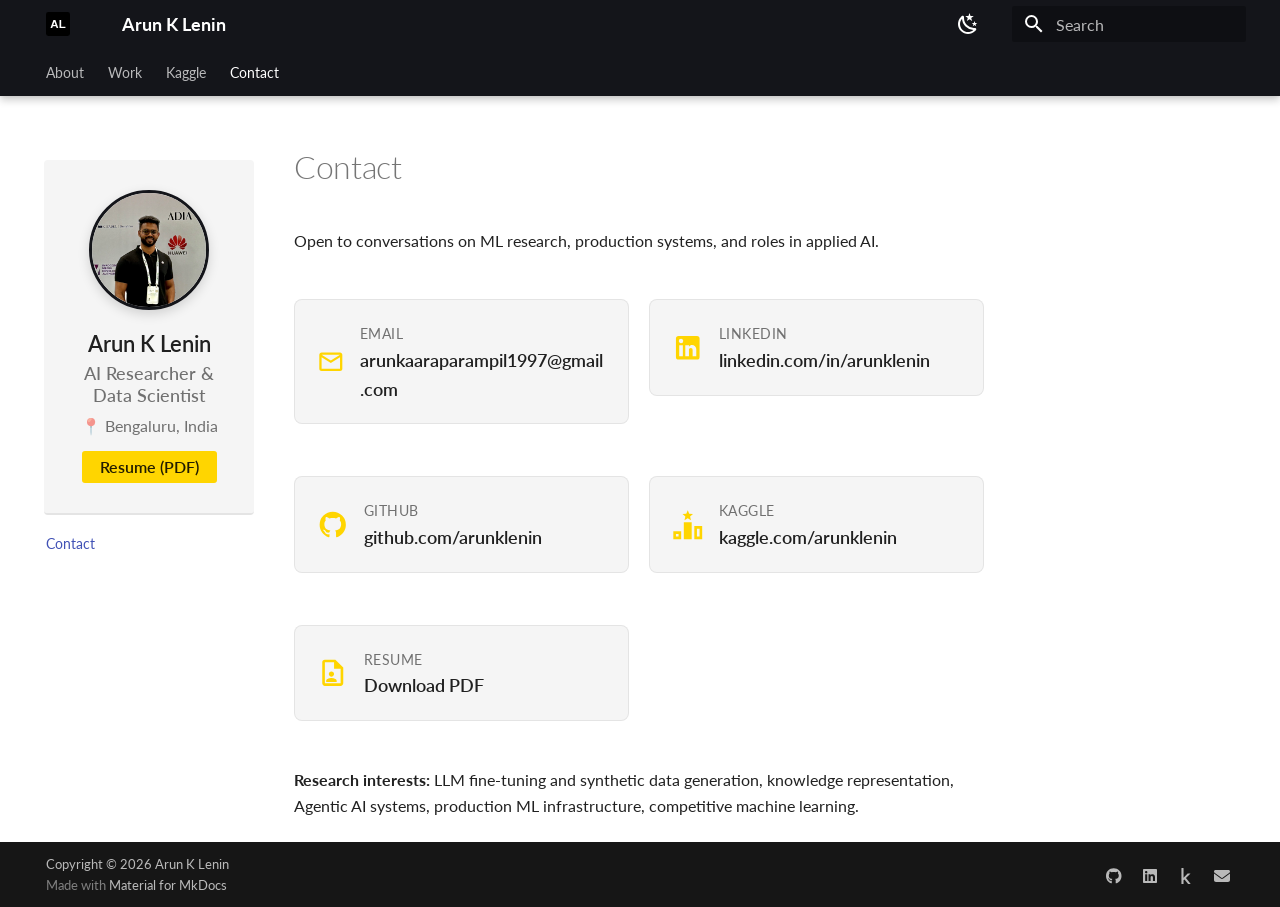
<file: contact/index.html>
<!doctype html>
<html lang="en" class="no-js">
  <head>
    
      <meta charset="utf-8">
      <meta name="viewport" content="width=device-width,initial-scale=1">
      
        <meta name="description" content="Machine Learning Researcher | LLM Fine-tuning | Synthetic Data Generation | Kaggle Grandmaster">
      
      
        <meta name="author" content="Arun K Lenin">
      
      
        <link rel="canonical" href="https://arunklenin97.github.io/contact/">
      
      
        <link rel="prev" href="../kaggle/">
      
      
      
      <link rel="icon" href="../image/logo.svg">
      <meta name="generator" content="mkdocs-1.5.3, mkdocs-material-9.4.14">
    
    
      
        <title>Contact - Arun K Lenin</title>
      
    
    
      <link rel="stylesheet" href="../assets/stylesheets/main.fad675c6.min.css">
      
        
        <link rel="stylesheet" href="../assets/stylesheets/palette.356b1318.min.css">
      
      


    
    
      
    
    
      
        
        
        <link rel="preconnect" href="https://fonts.gstatic.com" crossorigin>
        <link rel="stylesheet" href="https://fonts.googleapis.com/css?family=Lato:300,300i,400,400i,700,700i%7CRoboto+Mono:400,400i,700,700i&display=fallback">
        <style>:root{--md-text-font:"Lato";--md-code-font:"Roboto Mono"}</style>
      
    
    
      <link rel="stylesheet" href="../css/custom.css">
    
      <link rel="stylesheet" href="../css/extra.css">
    
    <script>__md_scope=new URL("..",location),__md_hash=e=>[...e].reduce((e,_)=>(e<<5)-e+_.charCodeAt(0),0),__md_get=(e,_=localStorage,t=__md_scope)=>JSON.parse(_.getItem(t.pathname+"."+e)),__md_set=(e,_,t=localStorage,a=__md_scope)=>{try{t.setItem(a.pathname+"."+e,JSON.stringify(_))}catch(e){}}</script>
    
      

    
    
    
  
  



<!-- Twitter Metadata -->
<meta name="twitter:card" content="summary">

<!-- Open Graph metadata -->
<meta property="og:title" content="Contact">
<meta property="og:description" content="Machine Learning Researcher | LLM Fine-tuning | Synthetic Data Generation | Kaggle Grandmaster">
<meta property="og:type" content="website">
<meta property="og:url" content="https://arunklenin97.github.io/contact/">
<meta property="og:image" content="https://arunklenin97.github.io//image/profile.jpeg">
<meta property="og:site_name" content="Arun K Lenin">

<!-- Primary Schema.org metadata (Dynamic for all pages) -->
<script type="application/ld+json">
{
  "@context": "https://schema.org",
  "@type": "WebPage",
  "name": "Contact",
  "url": "https://arunklenin97.github.io/contact/",
  "description": "Machine Learning Researcher | LLM Fine-tuning | Synthetic Data Generation | Kaggle Grandmaster",
  "author": {
    "@type": "Person",
    "name": "Arun K Lenin",
    "givenName": "Arun",
    "familyName": "Lenin",
    "url": "https://arunklenin97.github.io/",
    "jobTitle": "Machine Learning Researcher & Data Scientist",
    "sameAs": [
      "https://linkedin.com/in/arunklenin",
      "https://github.com/arunklenin",
      "https://www.kaggle.com/arunklenin"
    ]
  }
}
</script>

<!-- Google Search Console Verification -->
<meta name="google-site-verification" content="1c_Bp7h9hnn08rLATJxtE4CTv--jdJHKBi78xwwa3pU" />

  </head>
  
  
    
    
      
    
    
    
    
    <body dir="ltr" data-md-color-scheme="default" data-md-color-primary="black" data-md-color-accent="yellow">
  
    
    
      <script>var palette=__md_get("__palette");if(palette&&"object"==typeof palette.color)for(var key of Object.keys(palette.color))document.body.setAttribute("data-md-color-"+key,palette.color[key])</script>
    
    <input class="md-toggle" data-md-toggle="drawer" type="checkbox" id="__drawer" autocomplete="off">
    <input class="md-toggle" data-md-toggle="search" type="checkbox" id="__search" autocomplete="off">
    <label class="md-overlay" for="__drawer"></label>
    <div data-md-component="skip">
      
        
        <a href="#contact" class="md-skip">
          Skip to content
        </a>
      
    </div>
    <div data-md-component="announce">
      
    </div>
    
    
      

  

<header class="md-header md-header--shadow md-header--lifted" data-md-component="header">
  <nav class="md-header__inner md-grid" aria-label="Header">
    <a href=".." title="Arun K Lenin" class="md-header__button md-logo" aria-label="Arun K Lenin" data-md-component="logo">
      
  <img src="../image/logo.svg" alt="logo">

    </a>
    <label class="md-header__button md-icon" for="__drawer">
      
      <svg xmlns="http://www.w3.org/2000/svg" viewBox="0 0 24 24"><path d="M3 6h18v2H3V6m0 5h18v2H3v-2m0 5h18v2H3v-2Z"/></svg>
    </label>
    <div class="md-header__title" data-md-component="header-title">
      <div class="md-header__ellipsis">
        <div class="md-header__topic">
          <span class="md-ellipsis">
            Arun K Lenin
          </span>
        </div>
        <div class="md-header__topic" data-md-component="header-topic">
          <span class="md-ellipsis">
            
              Contact
            
          </span>
        </div>
      </div>
    </div>
    
      
        <form class="md-header__option" data-md-component="palette">
  
    
    
    
    <input class="md-option" data-md-color-media="(prefers-color-scheme: light)" data-md-color-scheme="default" data-md-color-primary="black" data-md-color-accent="yellow"  aria-label="Switch to dark mode"  type="radio" name="__palette" id="__palette_1">
    
      <label class="md-header__button md-icon" title="Switch to dark mode" for="__palette_2" hidden>
        <svg xmlns="http://www.w3.org/2000/svg" viewBox="0 0 24 24"><path d="m17.75 4.09-2.53 1.94.91 3.06-2.63-1.81-2.63 1.81.91-3.06-2.53-1.94L12.44 4l1.06-3 1.06 3 3.19.09m3.5 6.91-1.64 1.25.59 1.98-1.7-1.17-1.7 1.17.59-1.98L15.75 11l2.06-.05L18.5 9l.69 1.95 2.06.05m-2.28 4.95c.83-.08 1.72 1.1 1.19 1.85-.32.45-.66.87-1.08 1.27C15.17 23 8.84 23 4.94 19.07c-3.91-3.9-3.91-10.24 0-14.14.4-.4.82-.76 1.27-1.08.75-.53 1.93.36 1.85 1.19-.27 2.86.69 5.83 2.89 8.02a9.96 9.96 0 0 0 8.02 2.89m-1.64 2.02a12.08 12.08 0 0 1-7.8-3.47c-2.17-2.19-3.33-5-3.49-7.82-2.81 3.14-2.7 7.96.31 10.98 3.02 3.01 7.84 3.12 10.98.31Z"/></svg>
      </label>
    
  
    
    
    
    <input class="md-option" data-md-color-media="(prefers-color-scheme: dark)" data-md-color-scheme="slate" data-md-color-primary="black" data-md-color-accent="yellow"  aria-label="Switch to light mode"  type="radio" name="__palette" id="__palette_2">
    
      <label class="md-header__button md-icon" title="Switch to light mode" for="__palette_1" hidden>
        <svg xmlns="http://www.w3.org/2000/svg" viewBox="0 0 24 24"><path d="M12 7a5 5 0 0 1 5 5 5 5 0 0 1-5 5 5 5 0 0 1-5-5 5 5 0 0 1 5-5m0 2a3 3 0 0 0-3 3 3 3 0 0 0 3 3 3 3 0 0 0 3-3 3 3 0 0 0-3-3m0-7 2.39 3.42C13.65 5.15 12.84 5 12 5c-.84 0-1.65.15-2.39.42L12 2M3.34 7l4.16-.35A7.2 7.2 0 0 0 5.94 8.5c-.44.74-.69 1.5-.83 2.29L3.34 7m.02 10 1.76-3.77a7.131 7.131 0 0 0 2.38 4.14L3.36 17M20.65 7l-1.77 3.79a7.023 7.023 0 0 0-2.38-4.15l4.15.36m-.01 10-4.14.36c.59-.51 1.12-1.14 1.54-1.86.42-.73.69-1.5.83-2.29L20.64 17M12 22l-2.41-3.44c.74.27 1.55.44 2.41.44.82 0 1.63-.17 2.37-.44L12 22Z"/></svg>
      </label>
    
  
</form>
      
    
    
    
      <label class="md-header__button md-icon" for="__search">
        
        <svg xmlns="http://www.w3.org/2000/svg" viewBox="0 0 24 24"><path d="M9.5 3A6.5 6.5 0 0 1 16 9.5c0 1.61-.59 3.09-1.56 4.23l.27.27h.79l5 5-1.5 1.5-5-5v-.79l-.27-.27A6.516 6.516 0 0 1 9.5 16 6.5 6.5 0 0 1 3 9.5 6.5 6.5 0 0 1 9.5 3m0 2C7 5 5 7 5 9.5S7 14 9.5 14 14 12 14 9.5 12 5 9.5 5Z"/></svg>
      </label>
      <div class="md-search" data-md-component="search" role="dialog">
  <label class="md-search__overlay" for="__search"></label>
  <div class="md-search__inner" role="search">
    <form class="md-search__form" name="search">
      <input type="text" class="md-search__input" name="query" aria-label="Search" placeholder="Search" autocapitalize="off" autocorrect="off" autocomplete="off" spellcheck="false" data-md-component="search-query" required>
      <label class="md-search__icon md-icon" for="__search">
        
        <svg xmlns="http://www.w3.org/2000/svg" viewBox="0 0 24 24"><path d="M9.5 3A6.5 6.5 0 0 1 16 9.5c0 1.61-.59 3.09-1.56 4.23l.27.27h.79l5 5-1.5 1.5-5-5v-.79l-.27-.27A6.516 6.516 0 0 1 9.5 16 6.5 6.5 0 0 1 3 9.5 6.5 6.5 0 0 1 9.5 3m0 2C7 5 5 7 5 9.5S7 14 9.5 14 14 12 14 9.5 12 5 9.5 5Z"/></svg>
        
        <svg xmlns="http://www.w3.org/2000/svg" viewBox="0 0 24 24"><path d="M20 11v2H8l5.5 5.5-1.42 1.42L4.16 12l7.92-7.92L13.5 5.5 8 11h12Z"/></svg>
      </label>
      <nav class="md-search__options" aria-label="Search">
        
        <button type="reset" class="md-search__icon md-icon" title="Clear" aria-label="Clear" tabindex="-1">
          
          <svg xmlns="http://www.w3.org/2000/svg" viewBox="0 0 24 24"><path d="M19 6.41 17.59 5 12 10.59 6.41 5 5 6.41 10.59 12 5 17.59 6.41 19 12 13.41 17.59 19 19 17.59 13.41 12 19 6.41Z"/></svg>
        </button>
      </nav>
      
    </form>
    <div class="md-search__output">
      <div class="md-search__scrollwrap" data-md-scrollfix>
        <div class="md-search-result" data-md-component="search-result">
          <div class="md-search-result__meta">
            Initializing search
          </div>
          <ol class="md-search-result__list" role="presentation"></ol>
        </div>
      </div>
    </div>
  </div>
</div>
    
    
  </nav>
  
    
      
<nav class="md-tabs" aria-label="Tabs" data-md-component="tabs">
  <div class="md-grid">
    <ul class="md-tabs__list">
      
        
  
  
  
    <li class="md-tabs__item">
      <a href=".." class="md-tabs__link">
        
  
    
  
  About

      </a>
    </li>
  

      
        
  
  
  
    <li class="md-tabs__item">
      <a href="../work/" class="md-tabs__link">
        
  
    
  
  Work

      </a>
    </li>
  

      
        
  
  
  
    <li class="md-tabs__item">
      <a href="../kaggle/" class="md-tabs__link">
        
  
    
  
  Kaggle

      </a>
    </li>
  

      
        
  
  
    
  
  
    <li class="md-tabs__item md-tabs__item--active">
      <a href="./" class="md-tabs__link">
        
  
    
  
  Contact

      </a>
    </li>
  

      
    </ul>
  </div>
</nav>
    
  
</header>
    
    <div class="md-container" data-md-component="container">
      
      
        
      
      <main class="md-main" data-md-component="main">
        <div class="md-main__inner md-grid">
          



<div class="md-sidebar md-sidebar--primary" data-md-component="sidebar" data-md-type="navigation">
  <div class="md-sidebar__scrollwrap">
    <div class="md-sidebar__inner">

      
      <div class="profile-section">
        <img src="../image/profile.jpeg" alt="Profile Photo" class="profile-photo"
          onerror="this.style.display='none'">
        <div class="profile-name">Arun K Lenin</div>
        <div class="profile-title">AI Researcher & Data Scientist</div>
        <div class="profile-subtitle">📍 Bengaluru, India</div>
        <a class="profile-resume-link" href="../resume/arun_lenin_resume.pdf" target="_blank" rel="noopener">Resume (PDF)</a>
      </div>

      <!-- 
      <nav class="desktop-nav-links" style="padding: 0.5rem;">
        <ul class="md-nav__list">
          <li class="md-nav__item"><a href="../" class="md-nav__link">About</a></li>
          <li class="md-nav__item"><a href="../work/" class="md-nav__link">Work</a></li>
          <li class="md-nav__item"><a href="../article_of_the_day/" class="md-nav__link">Article of the
              Day</a></li>
          <li class="md-nav__item"><a href="../blog/" class="md-nav__link">Blog</a></li>
          <li class="md-nav__item"><a href="../contact/" class="md-nav__link">Contact</a></li>
        </ul>
      </nav> -->

      <!-- Main Navigation from nav config -->
      


  


<nav class="md-nav md-nav--primary md-nav--lifted" aria-label="Navigation" data-md-level="0">
  <label class="md-nav__title" for="__drawer">
    <a href=".." title="Arun K Lenin" class="md-nav__button md-logo" aria-label="Arun K Lenin" data-md-component="logo">
      
  <img src="../image/logo.svg" alt="logo">

    </a>
    Arun K Lenin
  </label>
  
  <ul class="md-nav__list" data-md-scrollfix>
    
      
      
  
  
  
  
    <li class="md-nav__item">
      <a href=".." class="md-nav__link">
        
  
  <span class="md-ellipsis">
    About
  </span>
  

      </a>
    </li>
  

    
      
      
  
  
  
  
    <li class="md-nav__item">
      <a href="../work/" class="md-nav__link">
        
  
  <span class="md-ellipsis">
    Work
  </span>
  

      </a>
    </li>
  

    
      
      
  
  
  
  
    <li class="md-nav__item">
      <a href="../kaggle/" class="md-nav__link">
        
  
  <span class="md-ellipsis">
    Kaggle
  </span>
  

      </a>
    </li>
  

    
      
      
  
  
    
  
  
  
    <li class="md-nav__item md-nav__item--active">
      
      <input class="md-nav__toggle md-toggle" type="checkbox" id="__toc">
      
      
        
      
      
      <a href="./" class="md-nav__link md-nav__link--active">
        
  
  <span class="md-ellipsis">
    Contact
  </span>
  

      </a>
      
    </li>
  

    
  </ul>
</nav>

    </div>
  </div>
</div>




<div class="md-sidebar md-sidebar--secondary" data-md-component="sidebar" data-md-type="toc">
  <div class="md-sidebar__scrollwrap">
    <div class="md-sidebar__inner">
      

<nav class="md-nav md-nav--secondary" aria-label="Table of contents">
  
  
  
    
  
  
</nav>
    </div>
  </div>
</div>



          
            <div class="md-content" data-md-component="content">
              <article class="md-content__inner md-typeset">
                
                  


<h1 id="contact">Contact</h1>
<p>Open to conversations on ML research, production systems, and roles in applied AI.</p>
<div class="contact-grid">
<p><a class="contact-card" href="mailto:arunkaaraparampil1997@gmail.com" markdown>
<span class="contact-card-icon"><span class="twemoji"><svg xmlns="http://www.w3.org/2000/svg" viewBox="0 0 24 24"><path d="M22 6c0-1.1-.9-2-2-2H4c-1.1 0-2 .9-2 2v12c0 1.1.9 2 2 2h16c1.1 0 2-.9 2-2V6m-2 0-8 5-8-5h16m0 12H4V8l8 5 8-5v10Z"/></svg></span></span>
<span markdown>
<span class="contact-card-label">Email</span><br>
<span class="contact-card-value">arunkaaraparampil1997@gmail.com</span>
</span>
</a></p>
<p><a class="contact-card" href="https://www.linkedin.com/in/arunklenin" target="_blank" rel="noopener" markdown>
<span class="contact-card-icon"><span class="twemoji"><svg xmlns="http://www.w3.org/2000/svg" viewBox="0 0 24 24"><path d="M19 3a2 2 0 0 1 2 2v14a2 2 0 0 1-2 2H5a2 2 0 0 1-2-2V5a2 2 0 0 1 2-2h14m-.5 15.5v-5.3a3.26 3.26 0 0 0-3.26-3.26c-.85 0-1.84.52-2.32 1.3v-1.11h-2.79v8.37h2.79v-4.93c0-.77.62-1.4 1.39-1.4a1.4 1.4 0 0 1 1.4 1.4v4.93h2.79M6.88 8.56a1.68 1.68 0 0 0 1.68-1.68c0-.93-.75-1.69-1.68-1.69a1.69 1.69 0 0 0-1.69 1.69c0 .93.76 1.68 1.69 1.68m1.39 9.94v-8.37H5.5v8.37h2.77Z"/></svg></span></span>
<span markdown>
<span class="contact-card-label">LinkedIn</span><br>
<span class="contact-card-value">linkedin.com/in/arunklenin</span>
</span>
</a></p>
<p><a class="contact-card" href="https://github.com/arunklenin" target="_blank" rel="noopener" markdown>
<span class="contact-card-icon"><span class="twemoji"><svg xmlns="http://www.w3.org/2000/svg" viewBox="0 0 24 24"><path d="M12 2A10 10 0 0 0 2 12c0 4.42 2.87 8.17 6.84 9.5.5.08.66-.23.66-.5v-1.69c-2.77.6-3.36-1.34-3.36-1.34-.46-1.16-1.11-1.47-1.11-1.47-.91-.62.07-.6.07-.6 1 .07 1.53 1.03 1.53 1.03.87 1.52 2.34 1.07 2.91.83.09-.65.35-1.09.63-1.34-2.22-.25-4.55-1.11-4.55-4.92 0-1.11.38-2 1.03-2.71-.1-.25-.45-1.29.1-2.64 0 0 .84-.27 2.75 1.02.79-.22 1.65-.33 2.5-.33.85 0 1.71.11 2.5.33 1.91-1.29 2.75-1.02 2.75-1.02.55 1.35.2 2.39.1 2.64.65.71 1.03 1.6 1.03 2.71 0 3.82-2.34 4.66-4.57 4.91.36.31.69.92.69 1.85V21c0 .27.16.59.67.5C19.14 20.16 22 16.42 22 12A10 10 0 0 0 12 2Z"/></svg></span></span>
<span markdown>
<span class="contact-card-label">GitHub</span><br>
<span class="contact-card-value">github.com/arunklenin</span>
</span>
</a></p>
<p><a class="contact-card" href="https://www.kaggle.com/arunklenin" target="_blank" rel="noopener" markdown>
<span class="contact-card-icon"><span class="twemoji"><svg xmlns="http://www.w3.org/2000/svg" viewBox="0 0 24 24"><path d="m12 7.09 2.45 1.49-.65-2.81L16 3.89l-2.89-.25L12 1l-1.13 2.64L8 3.89l2.18 1.88-.68 2.81L12 7.09M15 23H9V10h6v13M1 17v6h6v-6H1m4 4H3v-2h2v2m12-8v10h6V13h-6m4 8h-2v-6h2v6Z"/></svg></span></span>
<span markdown>
<span class="contact-card-label">Kaggle</span><br>
<span class="contact-card-value">kaggle.com/arunklenin</span>
</span>
</a></p>
<p><a class="contact-card" href="resume/arun_lenin_resume.pdf" target="_blank" rel="noopener" markdown>
<span class="contact-card-icon"><span class="twemoji"><svg xmlns="http://www.w3.org/2000/svg" viewBox="0 0 24 24"><path d="M14 2H6a2 2 0 0 0-2 2v16c0 1.11.89 2 2 2h12c1.11 0 2-.89 2-2V8l-6-6m4 18H6V4h7v5h5v11m-5-7c0 1.1-.9 2-2 2s-2-.9-2-2 .9-2 2-2 2 .9 2 2m2 5v1H7v-1c0-1.33 2.67-2 4-2s4 .67 4 2Z"/></svg></span></span>
<span markdown>
<span class="contact-card-label">Resume</span><br>
<span class="contact-card-value">Download PDF</span>
</span>
</a></p>
</div>
<p><strong>Research interests:</strong> LLM fine-tuning and synthetic data generation, knowledge representation, Agentic AI systems, production ML infrastructure, competitive machine learning.</p>





                
              </article>
            </div>
          
          
  <script>var tabs=__md_get("__tabs");if(Array.isArray(tabs))e:for(var set of document.querySelectorAll(".tabbed-set")){var tab,labels=set.querySelector(".tabbed-labels");for(tab of tabs)for(var label of labels.getElementsByTagName("label"))if(label.innerText.trim()===tab){var input=document.getElementById(label.htmlFor);input.checked=!0;continue e}}</script>

        </div>
        
      </main>
      
        <footer class="md-footer">
  
  <div class="md-footer-meta md-typeset">
    <div class="md-footer-meta__inner md-grid">
      <div class="md-copyright">
  
    <div class="md-copyright__highlight">
      Copyright &copy; 2026 Arun K Lenin
    </div>
  
  
    Made with
    <a href="https://squidfunk.github.io/mkdocs-material/" target="_blank" rel="noopener">
      Material for MkDocs
    </a>
  
</div>
      
        <div class="md-social">
  
    
    
    
    
    <a href="https://github.com/arunklenin" target="_blank" rel="noopener" title="GitHub" class="md-social__link">
      <svg xmlns="http://www.w3.org/2000/svg" viewBox="0 0 496 512"><!--! Font Awesome Free 6.4.2 by @fontawesome - https://fontawesome.com License - https://fontawesome.com/license/free (Icons: CC BY 4.0, Fonts: SIL OFL 1.1, Code: MIT License) Copyright 2023 Fonticons, Inc.--><path d="M165.9 397.4c0 2-2.3 3.6-5.2 3.6-3.3.3-5.6-1.3-5.6-3.6 0-2 2.3-3.6 5.2-3.6 3-.3 5.6 1.3 5.6 3.6zm-31.1-4.5c-.7 2 1.3 4.3 4.3 4.9 2.6 1 5.6 0 6.2-2s-1.3-4.3-4.3-5.2c-2.6-.7-5.5.3-6.2 2.3zm44.2-1.7c-2.9.7-4.9 2.6-4.6 4.9.3 2 2.9 3.3 5.9 2.6 2.9-.7 4.9-2.6 4.6-4.6-.3-1.9-3-3.2-5.9-2.9zM244.8 8C106.1 8 0 113.3 0 252c0 110.9 69.8 205.8 169.5 239.2 12.8 2.3 17.3-5.6 17.3-12.1 0-6.2-.3-40.4-.3-61.4 0 0-70 15-84.7-29.8 0 0-11.4-29.1-27.8-36.6 0 0-22.9-15.7 1.6-15.4 0 0 24.9 2 38.6 25.8 21.9 38.6 58.6 27.5 72.9 20.9 2.3-16 8.8-27.1 16-33.7-55.9-6.2-112.3-14.3-112.3-110.5 0-27.5 7.6-41.3 23.6-58.9-2.6-6.5-11.1-33.3 2.6-67.9 20.9-6.5 69 27 69 27 20-5.6 41.5-8.5 62.8-8.5s42.8 2.9 62.8 8.5c0 0 48.1-33.6 69-27 13.7 34.7 5.2 61.4 2.6 67.9 16 17.7 25.8 31.5 25.8 58.9 0 96.5-58.9 104.2-114.8 110.5 9.2 7.9 17 22.9 17 46.4 0 33.7-.3 75.4-.3 83.6 0 6.5 4.6 14.4 17.3 12.1C428.2 457.8 496 362.9 496 252 496 113.3 383.5 8 244.8 8zM97.2 352.9c-1.3 1-1 3.3.7 5.2 1.6 1.6 3.9 2.3 5.2 1 1.3-1 1-3.3-.7-5.2-1.6-1.6-3.9-2.3-5.2-1zm-10.8-8.1c-.7 1.3.3 2.9 2.3 3.9 1.6 1 3.6.7 4.3-.7.7-1.3-.3-2.9-2.3-3.9-2-.6-3.6-.3-4.3.7zm32.4 35.6c-1.6 1.3-1 4.3 1.3 6.2 2.3 2.3 5.2 2.6 6.5 1 1.3-1.3.7-4.3-1.3-6.2-2.2-2.3-5.2-2.6-6.5-1zm-11.4-14.7c-1.6 1-1.6 3.6 0 5.9 1.6 2.3 4.3 3.3 5.6 2.3 1.6-1.3 1.6-3.9 0-6.2-1.4-2.3-4-3.3-5.6-2z"/></svg>
    </a>
  
    
    
    
    
    <a href="https://www.linkedin.com/in/arunklenin" target="_blank" rel="noopener" title="LinkedIn" class="md-social__link">
      <svg xmlns="http://www.w3.org/2000/svg" viewBox="0 0 448 512"><!--! Font Awesome Free 6.4.2 by @fontawesome - https://fontawesome.com License - https://fontawesome.com/license/free (Icons: CC BY 4.0, Fonts: SIL OFL 1.1, Code: MIT License) Copyright 2023 Fonticons, Inc.--><path d="M416 32H31.9C14.3 32 0 46.5 0 64.3v383.4C0 465.5 14.3 480 31.9 480H416c17.6 0 32-14.5 32-32.3V64.3c0-17.8-14.4-32.3-32-32.3zM135.4 416H69V202.2h66.5V416zm-33.2-243c-21.3 0-38.5-17.3-38.5-38.5S80.9 96 102.2 96c21.2 0 38.5 17.3 38.5 38.5 0 21.3-17.2 38.5-38.5 38.5zm282.1 243h-66.4V312c0-24.8-.5-56.7-34.5-56.7-34.6 0-39.9 27-39.9 54.9V416h-66.4V202.2h63.7v29.2h.9c8.9-16.8 30.6-34.5 62.9-34.5 67.2 0 79.7 44.3 79.7 101.9V416z"/></svg>
    </a>
  
    
    
    
    
    <a href="https://www.kaggle.com/arunklenin" target="_blank" rel="noopener" title="Kaggle" class="md-social__link">
      <svg xmlns="http://www.w3.org/2000/svg" viewBox="0 0 320 512"><!--! Font Awesome Free 6.4.2 by @fontawesome - https://fontawesome.com License - https://fontawesome.com/license/free (Icons: CC BY 4.0, Fonts: SIL OFL 1.1, Code: MIT License) Copyright 2023 Fonticons, Inc.--><path d="M304.2 501.5 158.4 320.3 298.2 185c2.6-2.7 1.7-10.5-5.3-10.5h-69.2c-3.5 0-7 1.8-10.5 5.3L80.9 313.5V7.5q0-7.5-7.5-7.5H21.5Q14 0 14 7.5v497q0 7.5 7.5 7.5h51.9q7.5 0 7.5-7.5v-109l30.8-29.3 110.5 140.6c3 3.5 6.5 5.3 10.5 5.3h66.9q5.25 0 6-3z"/></svg>
    </a>
  
    
    
    
    
    <a href="mailto:arunkaaraparampil1997@gmail.com" target="_blank" rel="noopener" title="Email" class="md-social__link">
      <svg xmlns="http://www.w3.org/2000/svg" viewBox="0 0 512 512"><!--! Font Awesome Free 6.4.2 by @fontawesome - https://fontawesome.com License - https://fontawesome.com/license/free (Icons: CC BY 4.0, Fonts: SIL OFL 1.1, Code: MIT License) Copyright 2023 Fonticons, Inc.--><path d="M48 64C21.5 64 0 85.5 0 112c0 15.1 7.1 29.3 19.2 38.4l217.6 163.2c11.4 8.5 27 8.5 38.4 0l217.6-163.2c12.1-9.1 19.2-23.3 19.2-38.4 0-26.5-21.5-48-48-48H48zM0 176v208c0 35.3 28.7 64 64 64h384c35.3 0 64-28.7 64-64V176L294.4 339.2a63.9 63.9 0 0 1-76.8 0L0 176z"/></svg>
    </a>
  
</div>
      
    </div>
  </div>
</footer>
      
    </div>
    <div class="md-dialog" data-md-component="dialog">
      <div class="md-dialog__inner md-typeset"></div>
    </div>
    
    
    <script id="__config" type="application/json">{"base": "..", "features": ["navigation.tabs", "navigation.tabs.sticky", "navigation.indexes", "navigation.instant", "navigation.tracking", "content.tabs.link", "toc.follow"], "search": "../assets/javascripts/workers/search.f886a092.min.js", "translations": {"clipboard.copied": "Copied to clipboard", "clipboard.copy": "Copy to clipboard", "search.result.more.one": "1 more on this page", "search.result.more.other": "# more on this page", "search.result.none": "No matching documents", "search.result.one": "1 matching document", "search.result.other": "# matching documents", "search.result.placeholder": "Type to start searching", "search.result.term.missing": "Missing", "select.version": "Select version"}}</script>
    
    
      <script src="../assets/javascripts/bundle.cd18aaf1.min.js"></script>
      
    
  </body>
</html>
</file>
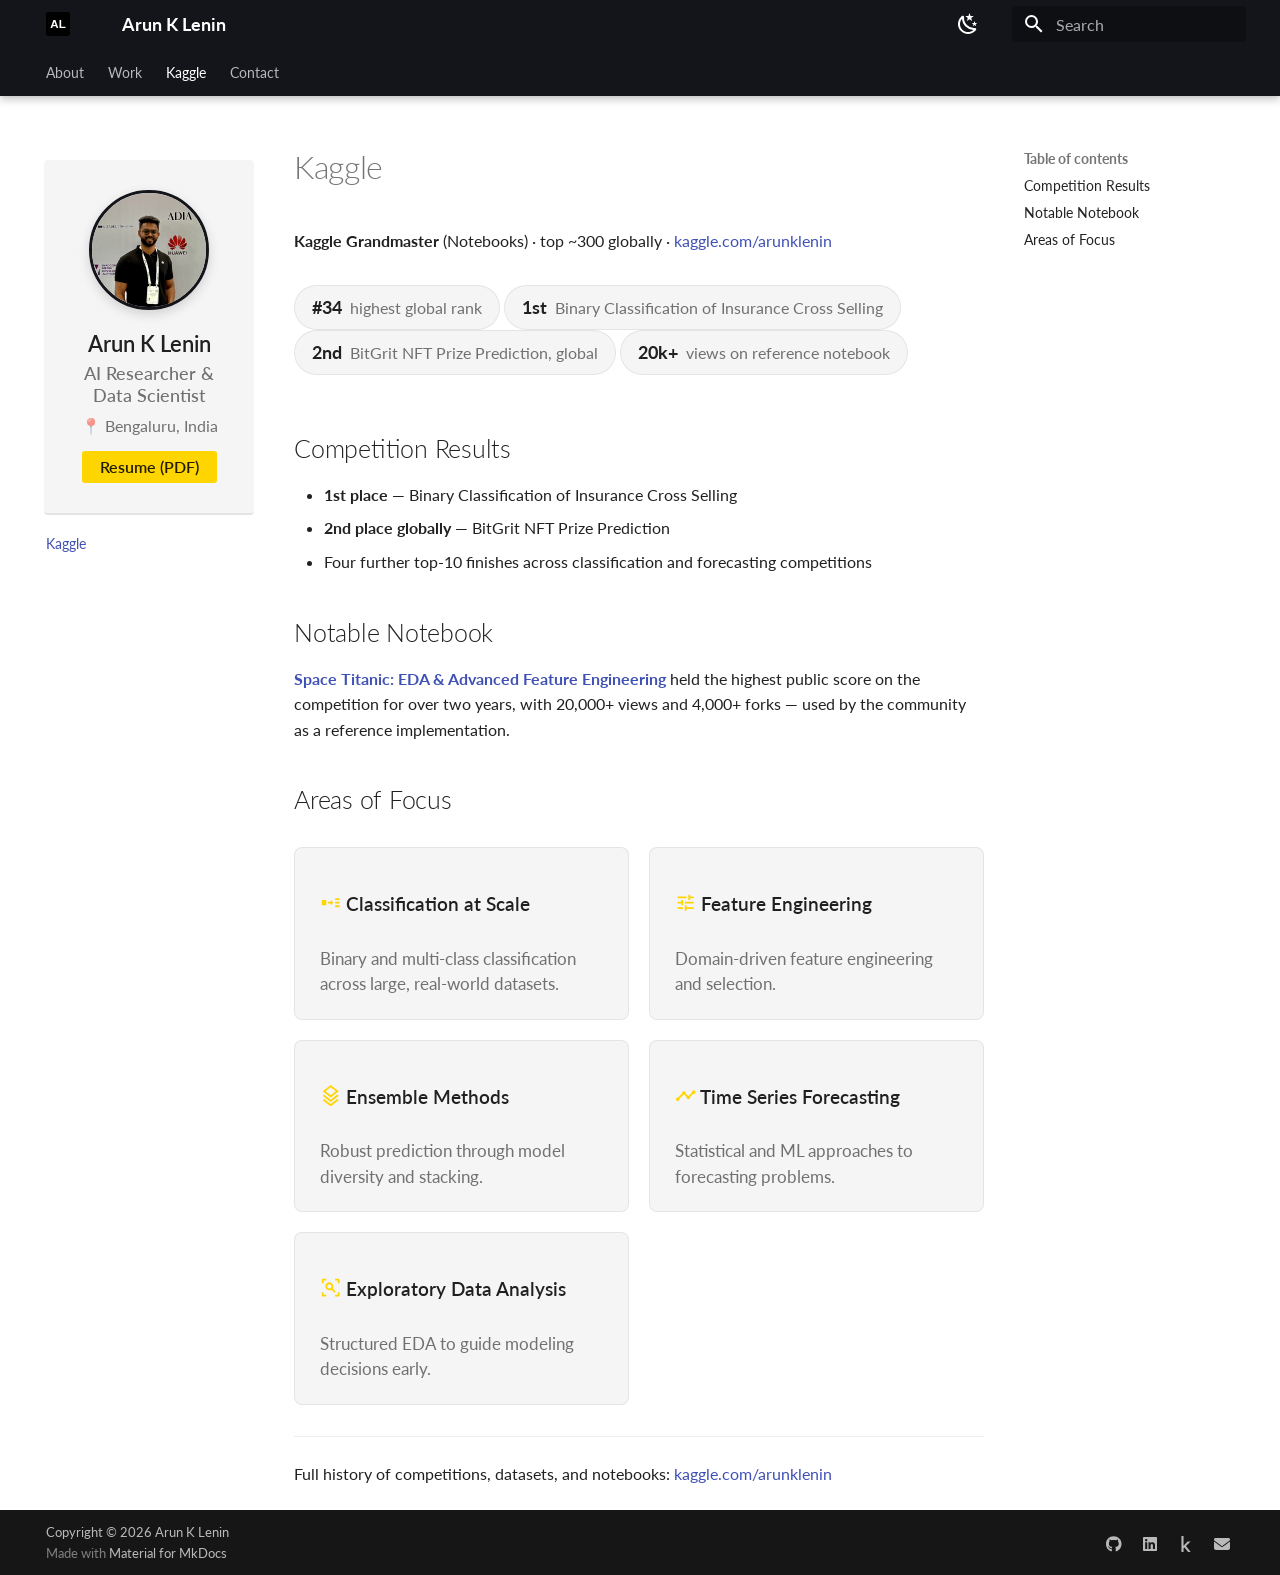
<file: kaggle/index.html>
<!doctype html>
<html lang="en" class="no-js">
  <head>
    
      <meta charset="utf-8">
      <meta name="viewport" content="width=device-width,initial-scale=1">
      
        <meta name="description" content="Machine Learning Researcher | LLM Fine-tuning | Synthetic Data Generation | Kaggle Grandmaster">
      
      
        <meta name="author" content="Arun K Lenin">
      
      
        <link rel="canonical" href="https://arunklenin97.github.io/kaggle/">
      
      
        <link rel="prev" href="../work/">
      
      
        <link rel="next" href="../contact/">
      
      
      <link rel="icon" href="../image/logo.svg">
      <meta name="generator" content="mkdocs-1.5.3, mkdocs-material-9.4.14">
    
    
      
        <title>Kaggle - Arun K Lenin</title>
      
    
    
      <link rel="stylesheet" href="../assets/stylesheets/main.fad675c6.min.css">
      
        
        <link rel="stylesheet" href="../assets/stylesheets/palette.356b1318.min.css">
      
      


    
    
      
    
    
      
        
        
        <link rel="preconnect" href="https://fonts.gstatic.com" crossorigin>
        <link rel="stylesheet" href="https://fonts.googleapis.com/css?family=Lato:300,300i,400,400i,700,700i%7CRoboto+Mono:400,400i,700,700i&display=fallback">
        <style>:root{--md-text-font:"Lato";--md-code-font:"Roboto Mono"}</style>
      
    
    
      <link rel="stylesheet" href="../css/custom.css">
    
      <link rel="stylesheet" href="../css/extra.css">
    
    <script>__md_scope=new URL("..",location),__md_hash=e=>[...e].reduce((e,_)=>(e<<5)-e+_.charCodeAt(0),0),__md_get=(e,_=localStorage,t=__md_scope)=>JSON.parse(_.getItem(t.pathname+"."+e)),__md_set=(e,_,t=localStorage,a=__md_scope)=>{try{t.setItem(a.pathname+"."+e,JSON.stringify(_))}catch(e){}}</script>
    
      

    
    
    
  
  



<!-- Twitter Metadata -->
<meta name="twitter:card" content="summary">

<!-- Open Graph metadata -->
<meta property="og:title" content="Kaggle">
<meta property="og:description" content="Machine Learning Researcher | LLM Fine-tuning | Synthetic Data Generation | Kaggle Grandmaster">
<meta property="og:type" content="website">
<meta property="og:url" content="https://arunklenin97.github.io/kaggle/">
<meta property="og:image" content="https://arunklenin97.github.io//image/profile.jpeg">
<meta property="og:site_name" content="Arun K Lenin">

<!-- Primary Schema.org metadata (Dynamic for all pages) -->
<script type="application/ld+json">
{
  "@context": "https://schema.org",
  "@type": "WebPage",
  "name": "Kaggle",
  "url": "https://arunklenin97.github.io/kaggle/",
  "description": "Machine Learning Researcher | LLM Fine-tuning | Synthetic Data Generation | Kaggle Grandmaster",
  "author": {
    "@type": "Person",
    "name": "Arun K Lenin",
    "givenName": "Arun",
    "familyName": "Lenin",
    "url": "https://arunklenin97.github.io/",
    "jobTitle": "Machine Learning Researcher & Data Scientist",
    "sameAs": [
      "https://linkedin.com/in/arunklenin",
      "https://github.com/arunklenin",
      "https://www.kaggle.com/arunklenin"
    ]
  }
}
</script>

<!-- Google Search Console Verification -->
<meta name="google-site-verification" content="1c_Bp7h9hnn08rLATJxtE4CTv--jdJHKBi78xwwa3pU" />

  </head>
  
  
    
    
      
    
    
    
    
    <body dir="ltr" data-md-color-scheme="default" data-md-color-primary="black" data-md-color-accent="yellow">
  
    
    
      <script>var palette=__md_get("__palette");if(palette&&"object"==typeof palette.color)for(var key of Object.keys(palette.color))document.body.setAttribute("data-md-color-"+key,palette.color[key])</script>
    
    <input class="md-toggle" data-md-toggle="drawer" type="checkbox" id="__drawer" autocomplete="off">
    <input class="md-toggle" data-md-toggle="search" type="checkbox" id="__search" autocomplete="off">
    <label class="md-overlay" for="__drawer"></label>
    <div data-md-component="skip">
      
        
        <a href="#kaggle" class="md-skip">
          Skip to content
        </a>
      
    </div>
    <div data-md-component="announce">
      
    </div>
    
    
      

  

<header class="md-header md-header--shadow md-header--lifted" data-md-component="header">
  <nav class="md-header__inner md-grid" aria-label="Header">
    <a href=".." title="Arun K Lenin" class="md-header__button md-logo" aria-label="Arun K Lenin" data-md-component="logo">
      
  <img src="../image/logo.svg" alt="logo">

    </a>
    <label class="md-header__button md-icon" for="__drawer">
      
      <svg xmlns="http://www.w3.org/2000/svg" viewBox="0 0 24 24"><path d="M3 6h18v2H3V6m0 5h18v2H3v-2m0 5h18v2H3v-2Z"/></svg>
    </label>
    <div class="md-header__title" data-md-component="header-title">
      <div class="md-header__ellipsis">
        <div class="md-header__topic">
          <span class="md-ellipsis">
            Arun K Lenin
          </span>
        </div>
        <div class="md-header__topic" data-md-component="header-topic">
          <span class="md-ellipsis">
            
              Kaggle
            
          </span>
        </div>
      </div>
    </div>
    
      
        <form class="md-header__option" data-md-component="palette">
  
    
    
    
    <input class="md-option" data-md-color-media="(prefers-color-scheme: light)" data-md-color-scheme="default" data-md-color-primary="black" data-md-color-accent="yellow"  aria-label="Switch to dark mode"  type="radio" name="__palette" id="__palette_1">
    
      <label class="md-header__button md-icon" title="Switch to dark mode" for="__palette_2" hidden>
        <svg xmlns="http://www.w3.org/2000/svg" viewBox="0 0 24 24"><path d="m17.75 4.09-2.53 1.94.91 3.06-2.63-1.81-2.63 1.81.91-3.06-2.53-1.94L12.44 4l1.06-3 1.06 3 3.19.09m3.5 6.91-1.64 1.25.59 1.98-1.7-1.17-1.7 1.17.59-1.98L15.75 11l2.06-.05L18.5 9l.69 1.95 2.06.05m-2.28 4.95c.83-.08 1.72 1.1 1.19 1.85-.32.45-.66.87-1.08 1.27C15.17 23 8.84 23 4.94 19.07c-3.91-3.9-3.91-10.24 0-14.14.4-.4.82-.76 1.27-1.08.75-.53 1.93.36 1.85 1.19-.27 2.86.69 5.83 2.89 8.02a9.96 9.96 0 0 0 8.02 2.89m-1.64 2.02a12.08 12.08 0 0 1-7.8-3.47c-2.17-2.19-3.33-5-3.49-7.82-2.81 3.14-2.7 7.96.31 10.98 3.02 3.01 7.84 3.12 10.98.31Z"/></svg>
      </label>
    
  
    
    
    
    <input class="md-option" data-md-color-media="(prefers-color-scheme: dark)" data-md-color-scheme="slate" data-md-color-primary="black" data-md-color-accent="yellow"  aria-label="Switch to light mode"  type="radio" name="__palette" id="__palette_2">
    
      <label class="md-header__button md-icon" title="Switch to light mode" for="__palette_1" hidden>
        <svg xmlns="http://www.w3.org/2000/svg" viewBox="0 0 24 24"><path d="M12 7a5 5 0 0 1 5 5 5 5 0 0 1-5 5 5 5 0 0 1-5-5 5 5 0 0 1 5-5m0 2a3 3 0 0 0-3 3 3 3 0 0 0 3 3 3 3 0 0 0 3-3 3 3 0 0 0-3-3m0-7 2.39 3.42C13.65 5.15 12.84 5 12 5c-.84 0-1.65.15-2.39.42L12 2M3.34 7l4.16-.35A7.2 7.2 0 0 0 5.94 8.5c-.44.74-.69 1.5-.83 2.29L3.34 7m.02 10 1.76-3.77a7.131 7.131 0 0 0 2.38 4.14L3.36 17M20.65 7l-1.77 3.79a7.023 7.023 0 0 0-2.38-4.15l4.15.36m-.01 10-4.14.36c.59-.51 1.12-1.14 1.54-1.86.42-.73.69-1.5.83-2.29L20.64 17M12 22l-2.41-3.44c.74.27 1.55.44 2.41.44.82 0 1.63-.17 2.37-.44L12 22Z"/></svg>
      </label>
    
  
</form>
      
    
    
    
      <label class="md-header__button md-icon" for="__search">
        
        <svg xmlns="http://www.w3.org/2000/svg" viewBox="0 0 24 24"><path d="M9.5 3A6.5 6.5 0 0 1 16 9.5c0 1.61-.59 3.09-1.56 4.23l.27.27h.79l5 5-1.5 1.5-5-5v-.79l-.27-.27A6.516 6.516 0 0 1 9.5 16 6.5 6.5 0 0 1 3 9.5 6.5 6.5 0 0 1 9.5 3m0 2C7 5 5 7 5 9.5S7 14 9.5 14 14 12 14 9.5 12 5 9.5 5Z"/></svg>
      </label>
      <div class="md-search" data-md-component="search" role="dialog">
  <label class="md-search__overlay" for="__search"></label>
  <div class="md-search__inner" role="search">
    <form class="md-search__form" name="search">
      <input type="text" class="md-search__input" name="query" aria-label="Search" placeholder="Search" autocapitalize="off" autocorrect="off" autocomplete="off" spellcheck="false" data-md-component="search-query" required>
      <label class="md-search__icon md-icon" for="__search">
        
        <svg xmlns="http://www.w3.org/2000/svg" viewBox="0 0 24 24"><path d="M9.5 3A6.5 6.5 0 0 1 16 9.5c0 1.61-.59 3.09-1.56 4.23l.27.27h.79l5 5-1.5 1.5-5-5v-.79l-.27-.27A6.516 6.516 0 0 1 9.5 16 6.5 6.5 0 0 1 3 9.5 6.5 6.5 0 0 1 9.5 3m0 2C7 5 5 7 5 9.5S7 14 9.5 14 14 12 14 9.5 12 5 9.5 5Z"/></svg>
        
        <svg xmlns="http://www.w3.org/2000/svg" viewBox="0 0 24 24"><path d="M20 11v2H8l5.5 5.5-1.42 1.42L4.16 12l7.92-7.92L13.5 5.5 8 11h12Z"/></svg>
      </label>
      <nav class="md-search__options" aria-label="Search">
        
        <button type="reset" class="md-search__icon md-icon" title="Clear" aria-label="Clear" tabindex="-1">
          
          <svg xmlns="http://www.w3.org/2000/svg" viewBox="0 0 24 24"><path d="M19 6.41 17.59 5 12 10.59 6.41 5 5 6.41 10.59 12 5 17.59 6.41 19 12 13.41 17.59 19 19 17.59 13.41 12 19 6.41Z"/></svg>
        </button>
      </nav>
      
    </form>
    <div class="md-search__output">
      <div class="md-search__scrollwrap" data-md-scrollfix>
        <div class="md-search-result" data-md-component="search-result">
          <div class="md-search-result__meta">
            Initializing search
          </div>
          <ol class="md-search-result__list" role="presentation"></ol>
        </div>
      </div>
    </div>
  </div>
</div>
    
    
  </nav>
  
    
      
<nav class="md-tabs" aria-label="Tabs" data-md-component="tabs">
  <div class="md-grid">
    <ul class="md-tabs__list">
      
        
  
  
  
    <li class="md-tabs__item">
      <a href=".." class="md-tabs__link">
        
  
    
  
  About

      </a>
    </li>
  

      
        
  
  
  
    <li class="md-tabs__item">
      <a href="../work/" class="md-tabs__link">
        
  
    
  
  Work

      </a>
    </li>
  

      
        
  
  
    
  
  
    <li class="md-tabs__item md-tabs__item--active">
      <a href="./" class="md-tabs__link">
        
  
    
  
  Kaggle

      </a>
    </li>
  

      
        
  
  
  
    <li class="md-tabs__item">
      <a href="../contact/" class="md-tabs__link">
        
  
    
  
  Contact

      </a>
    </li>
  

      
    </ul>
  </div>
</nav>
    
  
</header>
    
    <div class="md-container" data-md-component="container">
      
      
        
      
      <main class="md-main" data-md-component="main">
        <div class="md-main__inner md-grid">
          



<div class="md-sidebar md-sidebar--primary" data-md-component="sidebar" data-md-type="navigation">
  <div class="md-sidebar__scrollwrap">
    <div class="md-sidebar__inner">

      
      <div class="profile-section">
        <img src="../image/profile.jpeg" alt="Profile Photo" class="profile-photo"
          onerror="this.style.display='none'">
        <div class="profile-name">Arun K Lenin</div>
        <div class="profile-title">AI Researcher & Data Scientist</div>
        <div class="profile-subtitle">📍 Bengaluru, India</div>
        <a class="profile-resume-link" href="../resume/arun_lenin_resume.pdf" target="_blank" rel="noopener">Resume (PDF)</a>
      </div>

      <!-- 
      <nav class="desktop-nav-links" style="padding: 0.5rem;">
        <ul class="md-nav__list">
          <li class="md-nav__item"><a href="../" class="md-nav__link">About</a></li>
          <li class="md-nav__item"><a href="../work/" class="md-nav__link">Work</a></li>
          <li class="md-nav__item"><a href="../article_of_the_day/" class="md-nav__link">Article of the
              Day</a></li>
          <li class="md-nav__item"><a href="../blog/" class="md-nav__link">Blog</a></li>
          <li class="md-nav__item"><a href="../contact/" class="md-nav__link">Contact</a></li>
        </ul>
      </nav> -->

      <!-- Main Navigation from nav config -->
      


  


<nav class="md-nav md-nav--primary md-nav--lifted" aria-label="Navigation" data-md-level="0">
  <label class="md-nav__title" for="__drawer">
    <a href=".." title="Arun K Lenin" class="md-nav__button md-logo" aria-label="Arun K Lenin" data-md-component="logo">
      
  <img src="../image/logo.svg" alt="logo">

    </a>
    Arun K Lenin
  </label>
  
  <ul class="md-nav__list" data-md-scrollfix>
    
      
      
  
  
  
  
    <li class="md-nav__item">
      <a href=".." class="md-nav__link">
        
  
  <span class="md-ellipsis">
    About
  </span>
  

      </a>
    </li>
  

    
      
      
  
  
  
  
    <li class="md-nav__item">
      <a href="../work/" class="md-nav__link">
        
  
  <span class="md-ellipsis">
    Work
  </span>
  

      </a>
    </li>
  

    
      
      
  
  
    
  
  
  
    <li class="md-nav__item md-nav__item--active">
      
      <input class="md-nav__toggle md-toggle" type="checkbox" id="__toc">
      
      
        
      
      
        <label class="md-nav__link md-nav__link--active" for="__toc">
          
  
  <span class="md-ellipsis">
    Kaggle
  </span>
  

          <span class="md-nav__icon md-icon"></span>
        </label>
      
      <a href="./" class="md-nav__link md-nav__link--active">
        
  
  <span class="md-ellipsis">
    Kaggle
  </span>
  

      </a>
      
        

<nav class="md-nav md-nav--secondary" aria-label="Table of contents">
  
  
  
    
  
  
    <label class="md-nav__title" for="__toc">
      <span class="md-nav__icon md-icon"></span>
      Table of contents
    </label>
    <ul class="md-nav__list" data-md-component="toc" data-md-scrollfix>
      
        <li class="md-nav__item">
  <a href="#competition-results" class="md-nav__link">
    <span class="md-ellipsis">
      Competition Results
    </span>
  </a>
  
</li>
      
        <li class="md-nav__item">
  <a href="#notable-notebook" class="md-nav__link">
    <span class="md-ellipsis">
      Notable Notebook
    </span>
  </a>
  
</li>
      
        <li class="md-nav__item">
  <a href="#areas-of-focus" class="md-nav__link">
    <span class="md-ellipsis">
      Areas of Focus
    </span>
  </a>
  
</li>
      
    </ul>
  
</nav>
      
    </li>
  

    
      
      
  
  
  
  
    <li class="md-nav__item">
      <a href="../contact/" class="md-nav__link">
        
  
  <span class="md-ellipsis">
    Contact
  </span>
  

      </a>
    </li>
  

    
  </ul>
</nav>

    </div>
  </div>
</div>




<div class="md-sidebar md-sidebar--secondary" data-md-component="sidebar" data-md-type="toc">
  <div class="md-sidebar__scrollwrap">
    <div class="md-sidebar__inner">
      

<nav class="md-nav md-nav--secondary" aria-label="Table of contents">
  
  
  
    
  
  
    <label class="md-nav__title" for="__toc">
      <span class="md-nav__icon md-icon"></span>
      Table of contents
    </label>
    <ul class="md-nav__list" data-md-component="toc" data-md-scrollfix>
      
        <li class="md-nav__item">
  <a href="#competition-results" class="md-nav__link">
    <span class="md-ellipsis">
      Competition Results
    </span>
  </a>
  
</li>
      
        <li class="md-nav__item">
  <a href="#notable-notebook" class="md-nav__link">
    <span class="md-ellipsis">
      Notable Notebook
    </span>
  </a>
  
</li>
      
        <li class="md-nav__item">
  <a href="#areas-of-focus" class="md-nav__link">
    <span class="md-ellipsis">
      Areas of Focus
    </span>
  </a>
  
</li>
      
    </ul>
  
</nav>
    </div>
  </div>
</div>



          
            <div class="md-content" data-md-component="content">
              <article class="md-content__inner md-typeset">
                
                  


<h1 id="kaggle">Kaggle</h1>
<p><strong>Kaggle Grandmaster</strong> (Notebooks) · top ~300 globally · <a href="https://www.kaggle.com/arunklenin">kaggle.com/arunklenin</a></p>
<div class="hero-stats">
<p><span class="stat-chip"><strong>#34</strong> highest global rank</span>
  <span class="stat-chip"><strong>1st</strong> Binary Classification of Insurance Cross Selling</span>
  <span class="stat-chip"><strong>2nd</strong> BitGrit NFT Prize Prediction, global</span>
  <span class="stat-chip"><strong>20k+</strong> views on reference notebook</span></p>
</div>
<h2 id="competition-results">Competition Results</h2>
<ul>
<li><strong>1st place</strong> — Binary Classification of Insurance Cross Selling</li>
<li><strong>2nd place globally</strong> — BitGrit NFT Prize Prediction</li>
<li>Four further top-10 finishes across classification and forecasting competitions</li>
</ul>
<h2 id="notable-notebook">Notable Notebook</h2>
<p><strong><a href="https://www.kaggle.com/code/arunklenin/space-titanic-eda-advanced-feature-engineering">Space Titanic: EDA &amp; Advanced Feature Engineering</a></strong> held the highest public score on the competition for over two years, with 20,000+ views and 4,000+ forks — used by the community as a reference implementation.</p>
<h2 id="areas-of-focus">Areas of Focus</h2>
<div class="focus-grid">
<div class="focus-card">
<div class="focus-card-title">
<p><span class="twemoji"><svg xmlns="http://www.w3.org/2000/svg" viewBox="0 0 24 24"><path d="M17 7v2h5V7h-5M2 9v6h5V9H2m10 0v2H9v2h3v2l3-3-3-3m5 2v2h5v-2h-5m0 4v2h5v-2h-5Z"/></svg></span> Classification at Scale</p>
</div>
<p class="focus-card-desc">Binary and multi-class classification across large, real-world datasets.</p>
</div>
<div class="focus-card">
<div class="focus-card-title">
<p><span class="twemoji"><svg xmlns="http://www.w3.org/2000/svg" viewBox="0 0 24 24"><path d="M3 17v2h6v-2H3M3 5v2h10V5H3m10 16v-2h8v-2h-8v-2h-2v6h2M7 9v2H3v2h4v2h2V9H7m14 4v-2H11v2h10m-6-4h2V7h4V5h-4V3h-2v6Z"/></svg></span> Feature Engineering</p>
</div>
<p class="focus-card-desc">Domain-driven feature engineering and selection.</p>
</div>
<div class="focus-card">
<div class="focus-card-title">
<p><span class="twemoji"><svg xmlns="http://www.w3.org/2000/svg" viewBox="0 0 24 24"><path d="m12 16.54 7.37-5.74L21 12.07l-9 7-9-7 1.62-1.26L12 16.54M12 14 3 7l9-7 9 7-9 7m0-11.47L6.26 7 12 11.47 17.74 7 12 2.53m0 18.94 7.37-5.74L21 17l-9 7-9-7 1.62-1.26L12 21.47"/></svg></span> Ensemble Methods</p>
</div>
<p class="focus-card-desc">Robust prediction through model diversity and stacking.</p>
</div>
<div class="focus-card">
<div class="focus-card-title">
<p><span class="twemoji"><svg xmlns="http://www.w3.org/2000/svg" viewBox="0 0 24 24"><path d="m3 14 .5.07L8.07 9.5a1.95 1.95 0 0 1 .52-1.91c.78-.79 2.04-.79 2.82 0 .53.52.7 1.26.52 1.91l2.57 2.57.5-.07c.18 0 .35 0 .5.07l3.57-3.57C19 8.35 19 8.18 19 8a2 2 0 0 1 2-2 2 2 0 0 1 2 2 2 2 0 0 1-2 2c-.18 0-.35 0-.5-.07l-3.57 3.57c.07.15.07.32.07.5a2 2 0 0 1-2 2 2 2 0 0 1-2-2l.07-.5-2.57-2.57c-.32.07-.68.07-1 0L4.93 15.5 5 16a2 2 0 0 1-2 2 2 2 0 0 1-2-2 2 2 0 0 1 2-2Z"/></svg></span> Time Series Forecasting</p>
</div>
<p class="focus-card-desc">Statistical and ML approaches to forecasting problems.</p>
</div>
<div class="focus-card">
<div class="focus-card-title">
<p><span class="twemoji"><svg xmlns="http://www.w3.org/2000/svg" viewBox="0 0 24 24"><path d="M17 22v-2h3v-3h2v3.5c0 .39-.16.74-.46 1.04-.3.3-.65.46-1.04.46H17M7 22H3.5c-.39 0-.74-.16-1.04-.46-.3-.3-.46-.65-.46-1.04V17h2v3h3v2M17 2h3.5c.39 0 .74.16 1.04.46.3.3.46.65.46 1.04V7h-2V4h-3V2M7 2v2H4v3H2V3.5c0-.39.16-.74.46-1.04.3-.3.65-.46 1.04-.46H7m3.5 4C13 6 15 8 15 10.5c0 .88-.25 1.7-.69 2.4l3.26 3.26-1.41 1.41-3.26-3.26c-.7.44-1.52.69-2.4.69C8 15 6 13 6 10.5S8 6 10.5 6m0 2a2.5 2.5 0 0 0 0 5 2.5 2.5 0 0 0 0-5Z"/></svg></span> Exploratory Data Analysis</p>
</div>
<p class="focus-card-desc">Structured EDA to guide modeling decisions early.</p>
</div>
</div>
<hr />
<p>Full history of competitions, datasets, and notebooks: <a href="https://www.kaggle.com/arunklenin">kaggle.com/arunklenin</a></p>





                
              </article>
            </div>
          
          
  <script>var tabs=__md_get("__tabs");if(Array.isArray(tabs))e:for(var set of document.querySelectorAll(".tabbed-set")){var tab,labels=set.querySelector(".tabbed-labels");for(tab of tabs)for(var label of labels.getElementsByTagName("label"))if(label.innerText.trim()===tab){var input=document.getElementById(label.htmlFor);input.checked=!0;continue e}}</script>

        </div>
        
      </main>
      
        <footer class="md-footer">
  
  <div class="md-footer-meta md-typeset">
    <div class="md-footer-meta__inner md-grid">
      <div class="md-copyright">
  
    <div class="md-copyright__highlight">
      Copyright &copy; 2026 Arun K Lenin
    </div>
  
  
    Made with
    <a href="https://squidfunk.github.io/mkdocs-material/" target="_blank" rel="noopener">
      Material for MkDocs
    </a>
  
</div>
      
        <div class="md-social">
  
    
    
    
    
    <a href="https://github.com/arunklenin" target="_blank" rel="noopener" title="GitHub" class="md-social__link">
      <svg xmlns="http://www.w3.org/2000/svg" viewBox="0 0 496 512"><!--! Font Awesome Free 6.4.2 by @fontawesome - https://fontawesome.com License - https://fontawesome.com/license/free (Icons: CC BY 4.0, Fonts: SIL OFL 1.1, Code: MIT License) Copyright 2023 Fonticons, Inc.--><path d="M165.9 397.4c0 2-2.3 3.6-5.2 3.6-3.3.3-5.6-1.3-5.6-3.6 0-2 2.3-3.6 5.2-3.6 3-.3 5.6 1.3 5.6 3.6zm-31.1-4.5c-.7 2 1.3 4.3 4.3 4.9 2.6 1 5.6 0 6.2-2s-1.3-4.3-4.3-5.2c-2.6-.7-5.5.3-6.2 2.3zm44.2-1.7c-2.9.7-4.9 2.6-4.6 4.9.3 2 2.9 3.3 5.9 2.6 2.9-.7 4.9-2.6 4.6-4.6-.3-1.9-3-3.2-5.9-2.9zM244.8 8C106.1 8 0 113.3 0 252c0 110.9 69.8 205.8 169.5 239.2 12.8 2.3 17.3-5.6 17.3-12.1 0-6.2-.3-40.4-.3-61.4 0 0-70 15-84.7-29.8 0 0-11.4-29.1-27.8-36.6 0 0-22.9-15.7 1.6-15.4 0 0 24.9 2 38.6 25.8 21.9 38.6 58.6 27.5 72.9 20.9 2.3-16 8.8-27.1 16-33.7-55.9-6.2-112.3-14.3-112.3-110.5 0-27.5 7.6-41.3 23.6-58.9-2.6-6.5-11.1-33.3 2.6-67.9 20.9-6.5 69 27 69 27 20-5.6 41.5-8.5 62.8-8.5s42.8 2.9 62.8 8.5c0 0 48.1-33.6 69-27 13.7 34.7 5.2 61.4 2.6 67.9 16 17.7 25.8 31.5 25.8 58.9 0 96.5-58.9 104.2-114.8 110.5 9.2 7.9 17 22.9 17 46.4 0 33.7-.3 75.4-.3 83.6 0 6.5 4.6 14.4 17.3 12.1C428.2 457.8 496 362.9 496 252 496 113.3 383.5 8 244.8 8zM97.2 352.9c-1.3 1-1 3.3.7 5.2 1.6 1.6 3.9 2.3 5.2 1 1.3-1 1-3.3-.7-5.2-1.6-1.6-3.9-2.3-5.2-1zm-10.8-8.1c-.7 1.3.3 2.9 2.3 3.9 1.6 1 3.6.7 4.3-.7.7-1.3-.3-2.9-2.3-3.9-2-.6-3.6-.3-4.3.7zm32.4 35.6c-1.6 1.3-1 4.3 1.3 6.2 2.3 2.3 5.2 2.6 6.5 1 1.3-1.3.7-4.3-1.3-6.2-2.2-2.3-5.2-2.6-6.5-1zm-11.4-14.7c-1.6 1-1.6 3.6 0 5.9 1.6 2.3 4.3 3.3 5.6 2.3 1.6-1.3 1.6-3.9 0-6.2-1.4-2.3-4-3.3-5.6-2z"/></svg>
    </a>
  
    
    
    
    
    <a href="https://www.linkedin.com/in/arunklenin" target="_blank" rel="noopener" title="LinkedIn" class="md-social__link">
      <svg xmlns="http://www.w3.org/2000/svg" viewBox="0 0 448 512"><!--! Font Awesome Free 6.4.2 by @fontawesome - https://fontawesome.com License - https://fontawesome.com/license/free (Icons: CC BY 4.0, Fonts: SIL OFL 1.1, Code: MIT License) Copyright 2023 Fonticons, Inc.--><path d="M416 32H31.9C14.3 32 0 46.5 0 64.3v383.4C0 465.5 14.3 480 31.9 480H416c17.6 0 32-14.5 32-32.3V64.3c0-17.8-14.4-32.3-32-32.3zM135.4 416H69V202.2h66.5V416zm-33.2-243c-21.3 0-38.5-17.3-38.5-38.5S80.9 96 102.2 96c21.2 0 38.5 17.3 38.5 38.5 0 21.3-17.2 38.5-38.5 38.5zm282.1 243h-66.4V312c0-24.8-.5-56.7-34.5-56.7-34.6 0-39.9 27-39.9 54.9V416h-66.4V202.2h63.7v29.2h.9c8.9-16.8 30.6-34.5 62.9-34.5 67.2 0 79.7 44.3 79.7 101.9V416z"/></svg>
    </a>
  
    
    
    
    
    <a href="https://www.kaggle.com/arunklenin" target="_blank" rel="noopener" title="Kaggle" class="md-social__link">
      <svg xmlns="http://www.w3.org/2000/svg" viewBox="0 0 320 512"><!--! Font Awesome Free 6.4.2 by @fontawesome - https://fontawesome.com License - https://fontawesome.com/license/free (Icons: CC BY 4.0, Fonts: SIL OFL 1.1, Code: MIT License) Copyright 2023 Fonticons, Inc.--><path d="M304.2 501.5 158.4 320.3 298.2 185c2.6-2.7 1.7-10.5-5.3-10.5h-69.2c-3.5 0-7 1.8-10.5 5.3L80.9 313.5V7.5q0-7.5-7.5-7.5H21.5Q14 0 14 7.5v497q0 7.5 7.5 7.5h51.9q7.5 0 7.5-7.5v-109l30.8-29.3 110.5 140.6c3 3.5 6.5 5.3 10.5 5.3h66.9q5.25 0 6-3z"/></svg>
    </a>
  
    
    
    
    
    <a href="mailto:arunkaaraparampil1997@gmail.com" target="_blank" rel="noopener" title="Email" class="md-social__link">
      <svg xmlns="http://www.w3.org/2000/svg" viewBox="0 0 512 512"><!--! Font Awesome Free 6.4.2 by @fontawesome - https://fontawesome.com License - https://fontawesome.com/license/free (Icons: CC BY 4.0, Fonts: SIL OFL 1.1, Code: MIT License) Copyright 2023 Fonticons, Inc.--><path d="M48 64C21.5 64 0 85.5 0 112c0 15.1 7.1 29.3 19.2 38.4l217.6 163.2c11.4 8.5 27 8.5 38.4 0l217.6-163.2c12.1-9.1 19.2-23.3 19.2-38.4 0-26.5-21.5-48-48-48H48zM0 176v208c0 35.3 28.7 64 64 64h384c35.3 0 64-28.7 64-64V176L294.4 339.2a63.9 63.9 0 0 1-76.8 0L0 176z"/></svg>
    </a>
  
</div>
      
    </div>
  </div>
</footer>
      
    </div>
    <div class="md-dialog" data-md-component="dialog">
      <div class="md-dialog__inner md-typeset"></div>
    </div>
    
    
    <script id="__config" type="application/json">{"base": "..", "features": ["navigation.tabs", "navigation.tabs.sticky", "navigation.indexes", "navigation.instant", "navigation.tracking", "content.tabs.link", "toc.follow"], "search": "../assets/javascripts/workers/search.f886a092.min.js", "translations": {"clipboard.copied": "Copied to clipboard", "clipboard.copy": "Copy to clipboard", "search.result.more.one": "1 more on this page", "search.result.more.other": "# more on this page", "search.result.none": "No matching documents", "search.result.one": "1 matching document", "search.result.other": "# matching documents", "search.result.placeholder": "Type to start searching", "search.result.term.missing": "Missing", "select.version": "Select version"}}</script>
    
    
      <script src="../assets/javascripts/bundle.cd18aaf1.min.js"></script>
      
    
  </body>
</html>
</file>
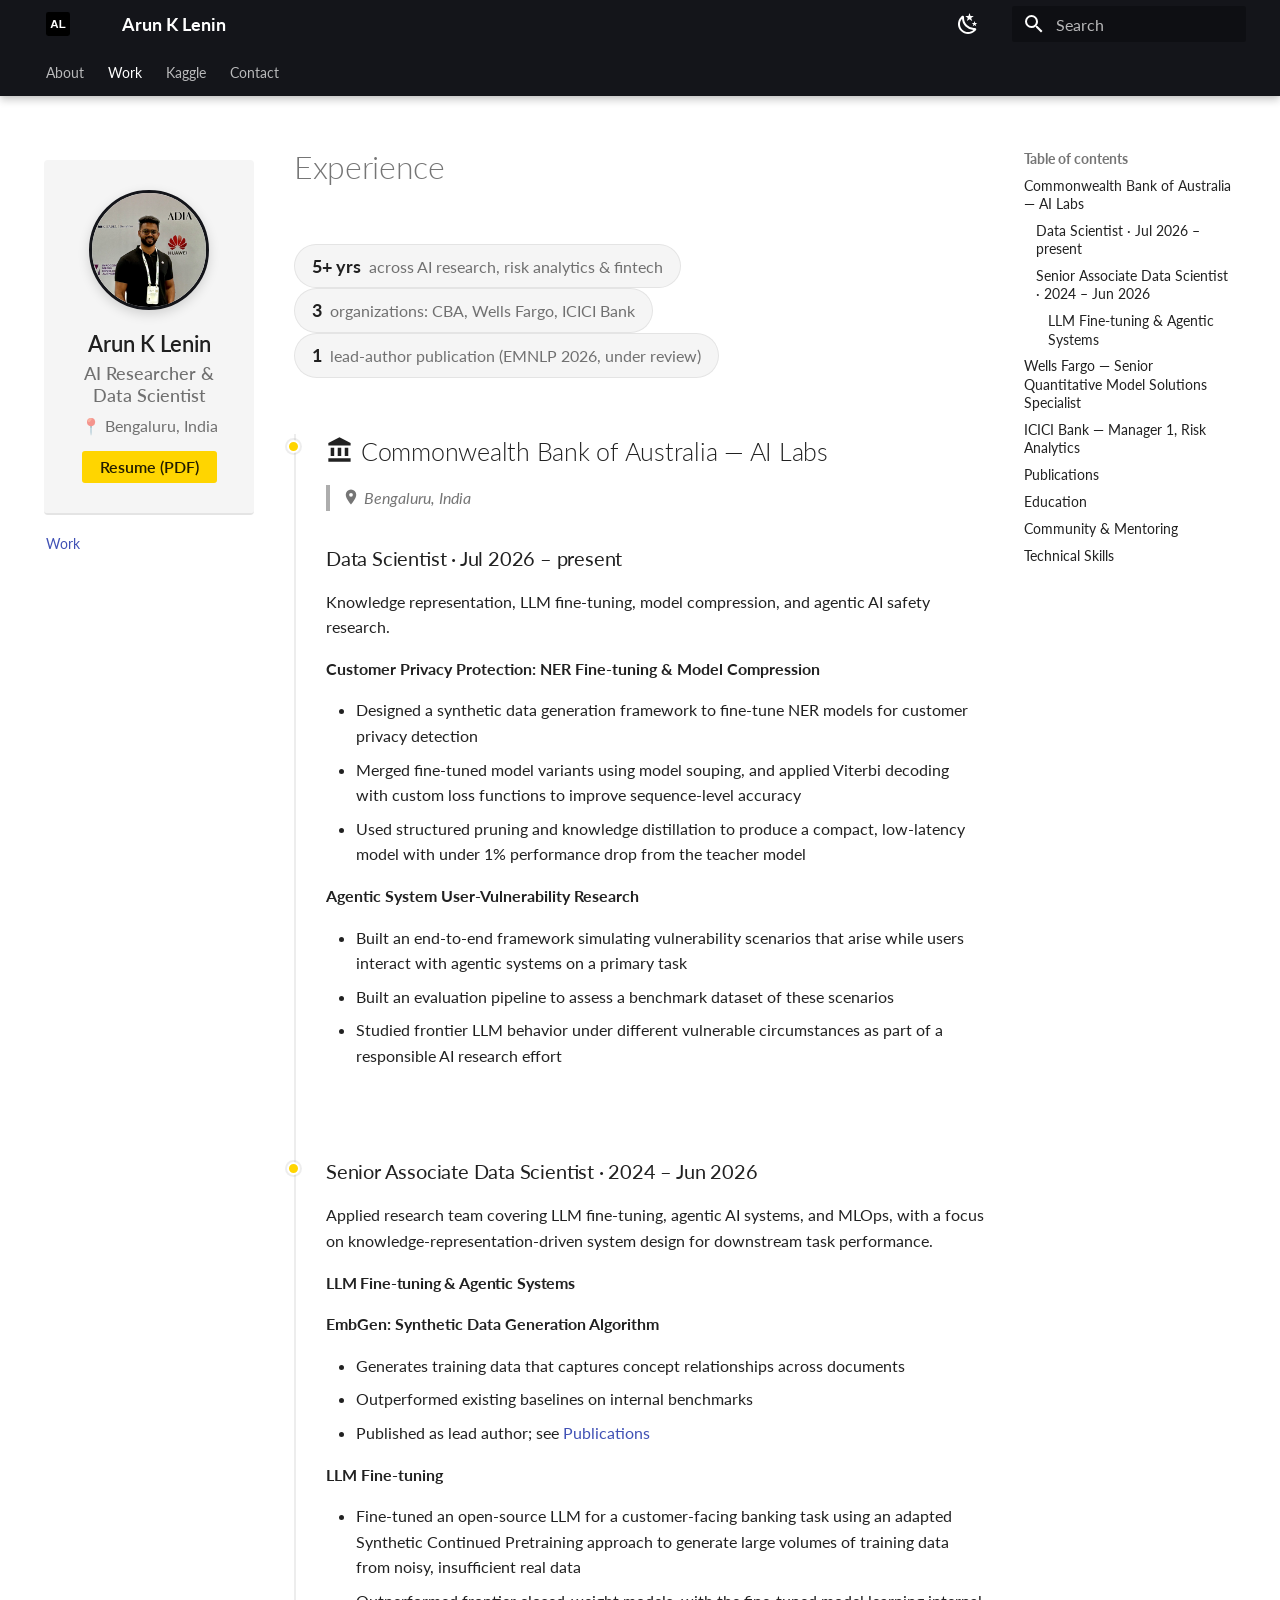
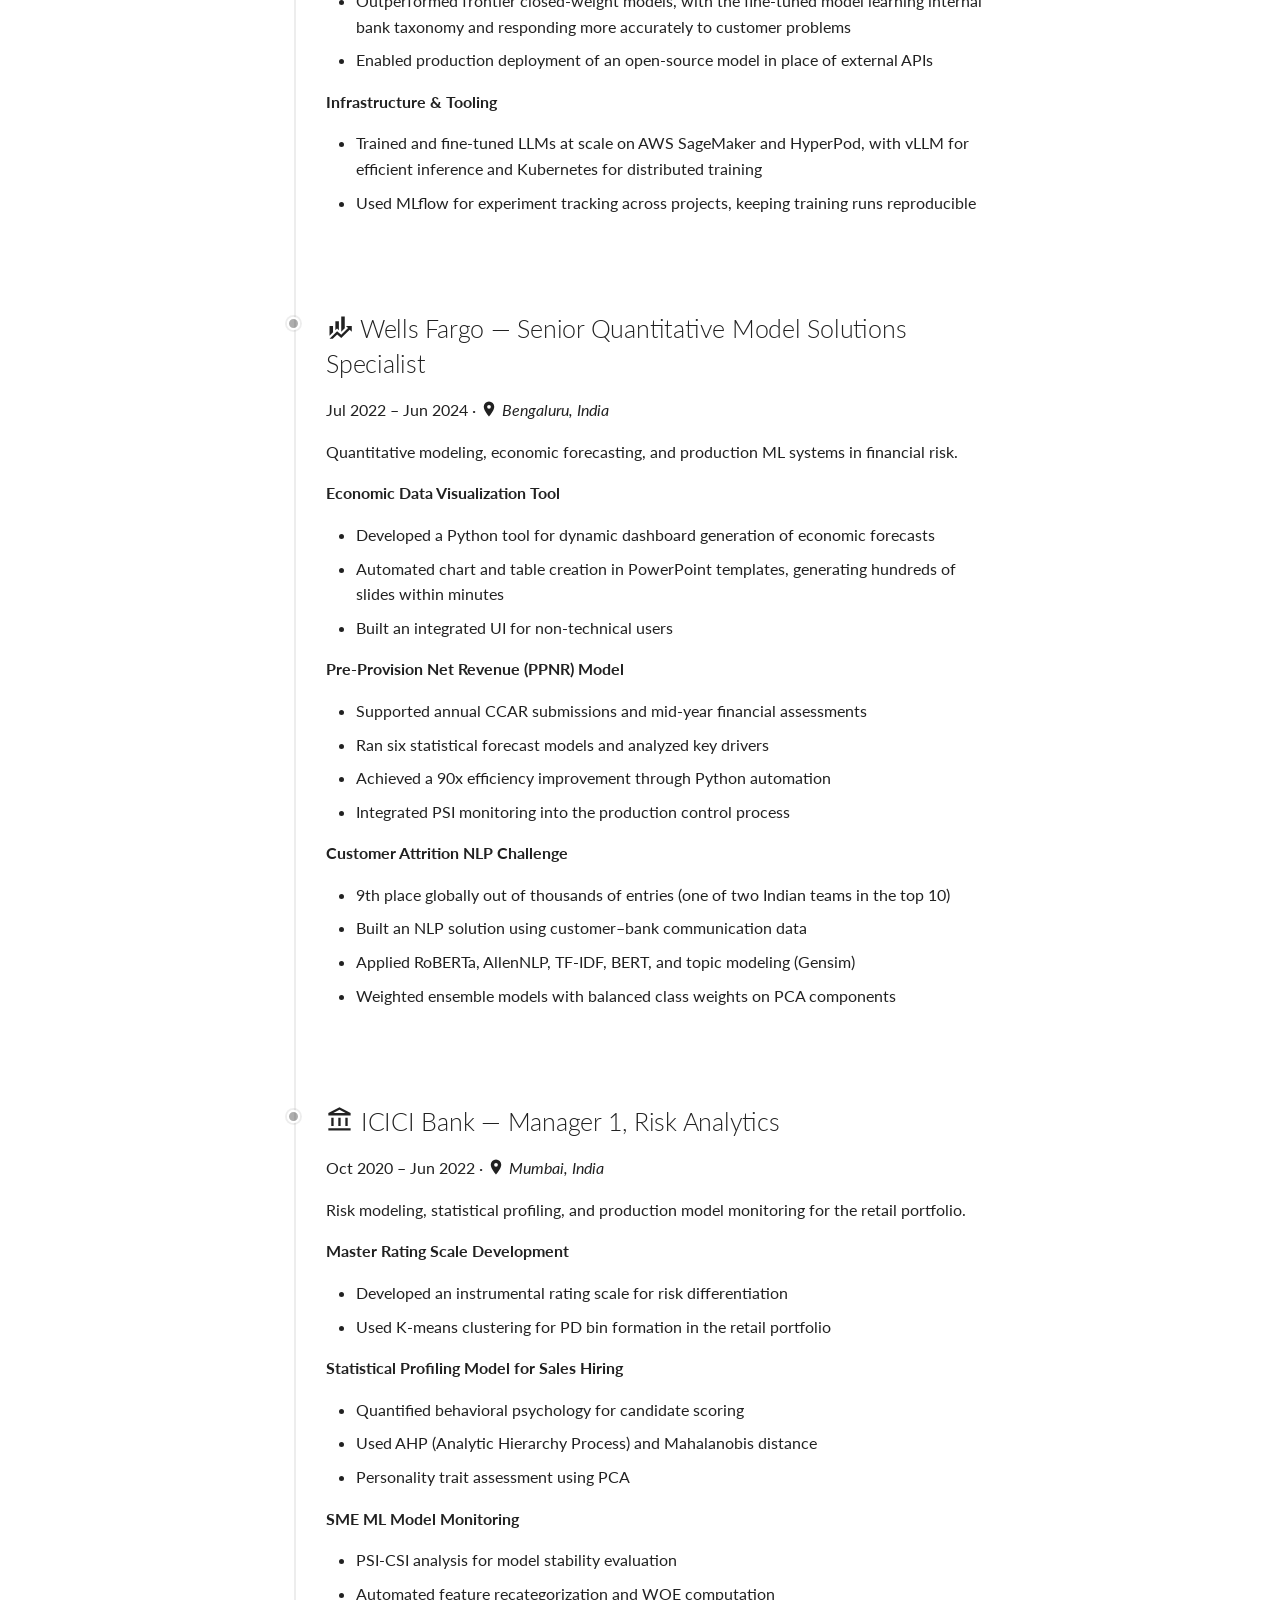
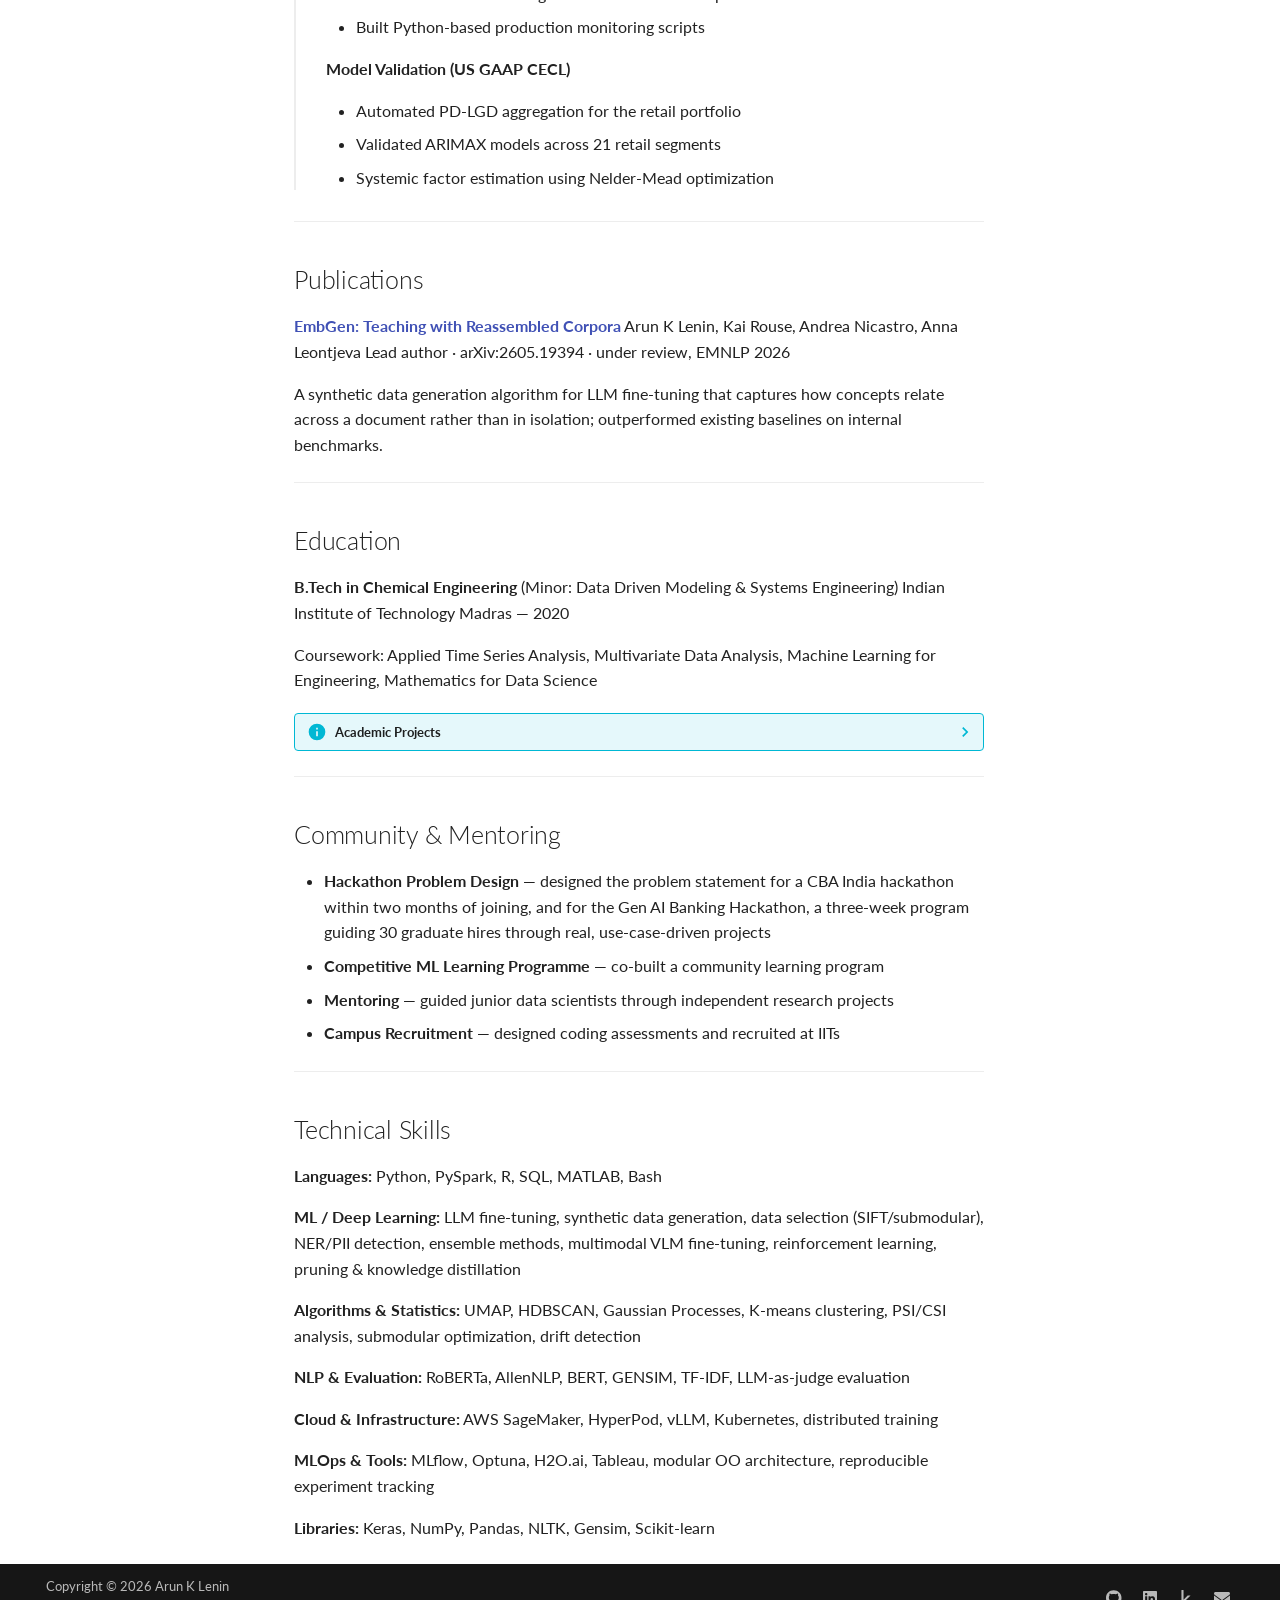
<file: work/index.html>
<!doctype html>
<html lang="en" class="no-js">
  <head>
    
      <meta charset="utf-8">
      <meta name="viewport" content="width=device-width,initial-scale=1">
      
        <meta name="description" content="Machine Learning Researcher | LLM Fine-tuning | Synthetic Data Generation | Kaggle Grandmaster">
      
      
        <meta name="author" content="Arun K Lenin">
      
      
        <link rel="canonical" href="https://arunklenin97.github.io/work/">
      
      
        <link rel="prev" href="..">
      
      
        <link rel="next" href="../kaggle/">
      
      
      <link rel="icon" href="../image/logo.svg">
      <meta name="generator" content="mkdocs-1.5.3, mkdocs-material-9.4.14">
    
    
      
        <title>Work - Arun K Lenin</title>
      
    
    
      <link rel="stylesheet" href="../assets/stylesheets/main.fad675c6.min.css">
      
        
        <link rel="stylesheet" href="../assets/stylesheets/palette.356b1318.min.css">
      
      


    
    
      
    
    
      
        
        
        <link rel="preconnect" href="https://fonts.gstatic.com" crossorigin>
        <link rel="stylesheet" href="https://fonts.googleapis.com/css?family=Lato:300,300i,400,400i,700,700i%7CRoboto+Mono:400,400i,700,700i&display=fallback">
        <style>:root{--md-text-font:"Lato";--md-code-font:"Roboto Mono"}</style>
      
    
    
      <link rel="stylesheet" href="../css/custom.css">
    
      <link rel="stylesheet" href="../css/extra.css">
    
    <script>__md_scope=new URL("..",location),__md_hash=e=>[...e].reduce((e,_)=>(e<<5)-e+_.charCodeAt(0),0),__md_get=(e,_=localStorage,t=__md_scope)=>JSON.parse(_.getItem(t.pathname+"."+e)),__md_set=(e,_,t=localStorage,a=__md_scope)=>{try{t.setItem(a.pathname+"."+e,JSON.stringify(_))}catch(e){}}</script>
    
      

    
    
    
  
  



<!-- Twitter Metadata -->
<meta name="twitter:card" content="summary">

<!-- Open Graph metadata -->
<meta property="og:title" content="Work">
<meta property="og:description" content="Machine Learning Researcher | LLM Fine-tuning | Synthetic Data Generation | Kaggle Grandmaster">
<meta property="og:type" content="website">
<meta property="og:url" content="https://arunklenin97.github.io/work/">
<meta property="og:image" content="https://arunklenin97.github.io//image/profile.jpeg">
<meta property="og:site_name" content="Arun K Lenin">

<!-- Primary Schema.org metadata (Dynamic for all pages) -->
<script type="application/ld+json">
{
  "@context": "https://schema.org",
  "@type": "WebPage",
  "name": "Work",
  "url": "https://arunklenin97.github.io/work/",
  "description": "Machine Learning Researcher | LLM Fine-tuning | Synthetic Data Generation | Kaggle Grandmaster",
  "author": {
    "@type": "Person",
    "name": "Arun K Lenin",
    "givenName": "Arun",
    "familyName": "Lenin",
    "url": "https://arunklenin97.github.io/",
    "jobTitle": "Machine Learning Researcher & Data Scientist",
    "sameAs": [
      "https://linkedin.com/in/arunklenin",
      "https://github.com/arunklenin",
      "https://www.kaggle.com/arunklenin"
    ]
  }
}
</script>

<!-- Google Search Console Verification -->
<meta name="google-site-verification" content="1c_Bp7h9hnn08rLATJxtE4CTv--jdJHKBi78xwwa3pU" />

  </head>
  
  
    
    
      
    
    
    
    
    <body dir="ltr" data-md-color-scheme="default" data-md-color-primary="black" data-md-color-accent="yellow">
  
    
    
      <script>var palette=__md_get("__palette");if(palette&&"object"==typeof palette.color)for(var key of Object.keys(palette.color))document.body.setAttribute("data-md-color-"+key,palette.color[key])</script>
    
    <input class="md-toggle" data-md-toggle="drawer" type="checkbox" id="__drawer" autocomplete="off">
    <input class="md-toggle" data-md-toggle="search" type="checkbox" id="__search" autocomplete="off">
    <label class="md-overlay" for="__drawer"></label>
    <div data-md-component="skip">
      
        
        <a href="#experience" class="md-skip">
          Skip to content
        </a>
      
    </div>
    <div data-md-component="announce">
      
    </div>
    
    
      

  

<header class="md-header md-header--shadow md-header--lifted" data-md-component="header">
  <nav class="md-header__inner md-grid" aria-label="Header">
    <a href=".." title="Arun K Lenin" class="md-header__button md-logo" aria-label="Arun K Lenin" data-md-component="logo">
      
  <img src="../image/logo.svg" alt="logo">

    </a>
    <label class="md-header__button md-icon" for="__drawer">
      
      <svg xmlns="http://www.w3.org/2000/svg" viewBox="0 0 24 24"><path d="M3 6h18v2H3V6m0 5h18v2H3v-2m0 5h18v2H3v-2Z"/></svg>
    </label>
    <div class="md-header__title" data-md-component="header-title">
      <div class="md-header__ellipsis">
        <div class="md-header__topic">
          <span class="md-ellipsis">
            Arun K Lenin
          </span>
        </div>
        <div class="md-header__topic" data-md-component="header-topic">
          <span class="md-ellipsis">
            
              Work
            
          </span>
        </div>
      </div>
    </div>
    
      
        <form class="md-header__option" data-md-component="palette">
  
    
    
    
    <input class="md-option" data-md-color-media="(prefers-color-scheme: light)" data-md-color-scheme="default" data-md-color-primary="black" data-md-color-accent="yellow"  aria-label="Switch to dark mode"  type="radio" name="__palette" id="__palette_1">
    
      <label class="md-header__button md-icon" title="Switch to dark mode" for="__palette_2" hidden>
        <svg xmlns="http://www.w3.org/2000/svg" viewBox="0 0 24 24"><path d="m17.75 4.09-2.53 1.94.91 3.06-2.63-1.81-2.63 1.81.91-3.06-2.53-1.94L12.44 4l1.06-3 1.06 3 3.19.09m3.5 6.91-1.64 1.25.59 1.98-1.7-1.17-1.7 1.17.59-1.98L15.75 11l2.06-.05L18.5 9l.69 1.95 2.06.05m-2.28 4.95c.83-.08 1.72 1.1 1.19 1.85-.32.45-.66.87-1.08 1.27C15.17 23 8.84 23 4.94 19.07c-3.91-3.9-3.91-10.24 0-14.14.4-.4.82-.76 1.27-1.08.75-.53 1.93.36 1.85 1.19-.27 2.86.69 5.83 2.89 8.02a9.96 9.96 0 0 0 8.02 2.89m-1.64 2.02a12.08 12.08 0 0 1-7.8-3.47c-2.17-2.19-3.33-5-3.49-7.82-2.81 3.14-2.7 7.96.31 10.98 3.02 3.01 7.84 3.12 10.98.31Z"/></svg>
      </label>
    
  
    
    
    
    <input class="md-option" data-md-color-media="(prefers-color-scheme: dark)" data-md-color-scheme="slate" data-md-color-primary="black" data-md-color-accent="yellow"  aria-label="Switch to light mode"  type="radio" name="__palette" id="__palette_2">
    
      <label class="md-header__button md-icon" title="Switch to light mode" for="__palette_1" hidden>
        <svg xmlns="http://www.w3.org/2000/svg" viewBox="0 0 24 24"><path d="M12 7a5 5 0 0 1 5 5 5 5 0 0 1-5 5 5 5 0 0 1-5-5 5 5 0 0 1 5-5m0 2a3 3 0 0 0-3 3 3 3 0 0 0 3 3 3 3 0 0 0 3-3 3 3 0 0 0-3-3m0-7 2.39 3.42C13.65 5.15 12.84 5 12 5c-.84 0-1.65.15-2.39.42L12 2M3.34 7l4.16-.35A7.2 7.2 0 0 0 5.94 8.5c-.44.74-.69 1.5-.83 2.29L3.34 7m.02 10 1.76-3.77a7.131 7.131 0 0 0 2.38 4.14L3.36 17M20.65 7l-1.77 3.79a7.023 7.023 0 0 0-2.38-4.15l4.15.36m-.01 10-4.14.36c.59-.51 1.12-1.14 1.54-1.86.42-.73.69-1.5.83-2.29L20.64 17M12 22l-2.41-3.44c.74.27 1.55.44 2.41.44.82 0 1.63-.17 2.37-.44L12 22Z"/></svg>
      </label>
    
  
</form>
      
    
    
    
      <label class="md-header__button md-icon" for="__search">
        
        <svg xmlns="http://www.w3.org/2000/svg" viewBox="0 0 24 24"><path d="M9.5 3A6.5 6.5 0 0 1 16 9.5c0 1.61-.59 3.09-1.56 4.23l.27.27h.79l5 5-1.5 1.5-5-5v-.79l-.27-.27A6.516 6.516 0 0 1 9.5 16 6.5 6.5 0 0 1 3 9.5 6.5 6.5 0 0 1 9.5 3m0 2C7 5 5 7 5 9.5S7 14 9.5 14 14 12 14 9.5 12 5 9.5 5Z"/></svg>
      </label>
      <div class="md-search" data-md-component="search" role="dialog">
  <label class="md-search__overlay" for="__search"></label>
  <div class="md-search__inner" role="search">
    <form class="md-search__form" name="search">
      <input type="text" class="md-search__input" name="query" aria-label="Search" placeholder="Search" autocapitalize="off" autocorrect="off" autocomplete="off" spellcheck="false" data-md-component="search-query" required>
      <label class="md-search__icon md-icon" for="__search">
        
        <svg xmlns="http://www.w3.org/2000/svg" viewBox="0 0 24 24"><path d="M9.5 3A6.5 6.5 0 0 1 16 9.5c0 1.61-.59 3.09-1.56 4.23l.27.27h.79l5 5-1.5 1.5-5-5v-.79l-.27-.27A6.516 6.516 0 0 1 9.5 16 6.5 6.5 0 0 1 3 9.5 6.5 6.5 0 0 1 9.5 3m0 2C7 5 5 7 5 9.5S7 14 9.5 14 14 12 14 9.5 12 5 9.5 5Z"/></svg>
        
        <svg xmlns="http://www.w3.org/2000/svg" viewBox="0 0 24 24"><path d="M20 11v2H8l5.5 5.5-1.42 1.42L4.16 12l7.92-7.92L13.5 5.5 8 11h12Z"/></svg>
      </label>
      <nav class="md-search__options" aria-label="Search">
        
        <button type="reset" class="md-search__icon md-icon" title="Clear" aria-label="Clear" tabindex="-1">
          
          <svg xmlns="http://www.w3.org/2000/svg" viewBox="0 0 24 24"><path d="M19 6.41 17.59 5 12 10.59 6.41 5 5 6.41 10.59 12 5 17.59 6.41 19 12 13.41 17.59 19 19 17.59 13.41 12 19 6.41Z"/></svg>
        </button>
      </nav>
      
    </form>
    <div class="md-search__output">
      <div class="md-search__scrollwrap" data-md-scrollfix>
        <div class="md-search-result" data-md-component="search-result">
          <div class="md-search-result__meta">
            Initializing search
          </div>
          <ol class="md-search-result__list" role="presentation"></ol>
        </div>
      </div>
    </div>
  </div>
</div>
    
    
  </nav>
  
    
      
<nav class="md-tabs" aria-label="Tabs" data-md-component="tabs">
  <div class="md-grid">
    <ul class="md-tabs__list">
      
        
  
  
  
    <li class="md-tabs__item">
      <a href=".." class="md-tabs__link">
        
  
    
  
  About

      </a>
    </li>
  

      
        
  
  
    
  
  
    <li class="md-tabs__item md-tabs__item--active">
      <a href="./" class="md-tabs__link">
        
  
    
  
  Work

      </a>
    </li>
  

      
        
  
  
  
    <li class="md-tabs__item">
      <a href="../kaggle/" class="md-tabs__link">
        
  
    
  
  Kaggle

      </a>
    </li>
  

      
        
  
  
  
    <li class="md-tabs__item">
      <a href="../contact/" class="md-tabs__link">
        
  
    
  
  Contact

      </a>
    </li>
  

      
    </ul>
  </div>
</nav>
    
  
</header>
    
    <div class="md-container" data-md-component="container">
      
      
        
      
      <main class="md-main" data-md-component="main">
        <div class="md-main__inner md-grid">
          



<div class="md-sidebar md-sidebar--primary" data-md-component="sidebar" data-md-type="navigation">
  <div class="md-sidebar__scrollwrap">
    <div class="md-sidebar__inner">

      
      <div class="profile-section">
        <img src="../image/profile.jpeg" alt="Profile Photo" class="profile-photo"
          onerror="this.style.display='none'">
        <div class="profile-name">Arun K Lenin</div>
        <div class="profile-title">AI Researcher & Data Scientist</div>
        <div class="profile-subtitle">📍 Bengaluru, India</div>
        <a class="profile-resume-link" href="../resume/arun_lenin_resume.pdf" target="_blank" rel="noopener">Resume (PDF)</a>
      </div>

      <!-- 
      <nav class="desktop-nav-links" style="padding: 0.5rem;">
        <ul class="md-nav__list">
          <li class="md-nav__item"><a href="../" class="md-nav__link">About</a></li>
          <li class="md-nav__item"><a href="../work/" class="md-nav__link">Work</a></li>
          <li class="md-nav__item"><a href="../article_of_the_day/" class="md-nav__link">Article of the
              Day</a></li>
          <li class="md-nav__item"><a href="../blog/" class="md-nav__link">Blog</a></li>
          <li class="md-nav__item"><a href="../contact/" class="md-nav__link">Contact</a></li>
        </ul>
      </nav> -->

      <!-- Main Navigation from nav config -->
      


  


<nav class="md-nav md-nav--primary md-nav--lifted" aria-label="Navigation" data-md-level="0">
  <label class="md-nav__title" for="__drawer">
    <a href=".." title="Arun K Lenin" class="md-nav__button md-logo" aria-label="Arun K Lenin" data-md-component="logo">
      
  <img src="../image/logo.svg" alt="logo">

    </a>
    Arun K Lenin
  </label>
  
  <ul class="md-nav__list" data-md-scrollfix>
    
      
      
  
  
  
  
    <li class="md-nav__item">
      <a href=".." class="md-nav__link">
        
  
  <span class="md-ellipsis">
    About
  </span>
  

      </a>
    </li>
  

    
      
      
  
  
    
  
  
  
    <li class="md-nav__item md-nav__item--active">
      
      <input class="md-nav__toggle md-toggle" type="checkbox" id="__toc">
      
      
        
      
      
        <label class="md-nav__link md-nav__link--active" for="__toc">
          
  
  <span class="md-ellipsis">
    Work
  </span>
  

          <span class="md-nav__icon md-icon"></span>
        </label>
      
      <a href="./" class="md-nav__link md-nav__link--active">
        
  
  <span class="md-ellipsis">
    Work
  </span>
  

      </a>
      
        

<nav class="md-nav md-nav--secondary" aria-label="Table of contents">
  
  
  
    
  
  
    <label class="md-nav__title" for="__toc">
      <span class="md-nav__icon md-icon"></span>
      Table of contents
    </label>
    <ul class="md-nav__list" data-md-component="toc" data-md-scrollfix>
      
        <li class="md-nav__item">
  <a href="#commonwealth-bank-of-australia-ai-labs" class="md-nav__link">
    <span class="md-ellipsis">
      Commonwealth Bank of Australia — AI Labs
    </span>
  </a>
  
    <nav class="md-nav" aria-label="Commonwealth Bank of Australia — AI Labs">
      <ul class="md-nav__list">
        
          <li class="md-nav__item">
  <a href="#data-scientist-jul-2026-present" class="md-nav__link">
    <span class="md-ellipsis">
      Data Scientist · Jul 2026 – present
    </span>
  </a>
  
</li>
        
          <li class="md-nav__item">
  <a href="#senior-associate-data-scientist-2024-jun-2026" class="md-nav__link">
    <span class="md-ellipsis">
      Senior Associate Data Scientist · 2024 – Jun 2026
    </span>
  </a>
  
    <nav class="md-nav" aria-label="Senior Associate Data Scientist · 2024 – Jun 2026">
      <ul class="md-nav__list">
        
          <li class="md-nav__item">
  <a href="#llm-fine-tuning-agentic-systems" class="md-nav__link">
    <span class="md-ellipsis">
      LLM Fine-tuning &amp; Agentic Systems
    </span>
  </a>
  
</li>
        
      </ul>
    </nav>
  
</li>
        
      </ul>
    </nav>
  
</li>
      
        <li class="md-nav__item">
  <a href="#wells-fargo-senior-quantitative-model-solutions-specialist" class="md-nav__link">
    <span class="md-ellipsis">
      Wells Fargo — Senior Quantitative Model Solutions Specialist
    </span>
  </a>
  
</li>
      
        <li class="md-nav__item">
  <a href="#icici-bank-manager-1-risk-analytics" class="md-nav__link">
    <span class="md-ellipsis">
      ICICI Bank — Manager 1, Risk Analytics
    </span>
  </a>
  
</li>
      
        <li class="md-nav__item">
  <a href="#publications" class="md-nav__link">
    <span class="md-ellipsis">
      Publications
    </span>
  </a>
  
</li>
      
        <li class="md-nav__item">
  <a href="#education" class="md-nav__link">
    <span class="md-ellipsis">
      Education
    </span>
  </a>
  
</li>
      
        <li class="md-nav__item">
  <a href="#community-mentoring" class="md-nav__link">
    <span class="md-ellipsis">
      Community &amp; Mentoring
    </span>
  </a>
  
</li>
      
        <li class="md-nav__item">
  <a href="#technical-skills" class="md-nav__link">
    <span class="md-ellipsis">
      Technical Skills
    </span>
  </a>
  
</li>
      
    </ul>
  
</nav>
      
    </li>
  

    
      
      
  
  
  
  
    <li class="md-nav__item">
      <a href="../kaggle/" class="md-nav__link">
        
  
  <span class="md-ellipsis">
    Kaggle
  </span>
  

      </a>
    </li>
  

    
      
      
  
  
  
  
    <li class="md-nav__item">
      <a href="../contact/" class="md-nav__link">
        
  
  <span class="md-ellipsis">
    Contact
  </span>
  

      </a>
    </li>
  

    
  </ul>
</nav>

    </div>
  </div>
</div>




<div class="md-sidebar md-sidebar--secondary" data-md-component="sidebar" data-md-type="toc">
  <div class="md-sidebar__scrollwrap">
    <div class="md-sidebar__inner">
      

<nav class="md-nav md-nav--secondary" aria-label="Table of contents">
  
  
  
    
  
  
    <label class="md-nav__title" for="__toc">
      <span class="md-nav__icon md-icon"></span>
      Table of contents
    </label>
    <ul class="md-nav__list" data-md-component="toc" data-md-scrollfix>
      
        <li class="md-nav__item">
  <a href="#commonwealth-bank-of-australia-ai-labs" class="md-nav__link">
    <span class="md-ellipsis">
      Commonwealth Bank of Australia — AI Labs
    </span>
  </a>
  
    <nav class="md-nav" aria-label="Commonwealth Bank of Australia — AI Labs">
      <ul class="md-nav__list">
        
          <li class="md-nav__item">
  <a href="#data-scientist-jul-2026-present" class="md-nav__link">
    <span class="md-ellipsis">
      Data Scientist · Jul 2026 – present
    </span>
  </a>
  
</li>
        
          <li class="md-nav__item">
  <a href="#senior-associate-data-scientist-2024-jun-2026" class="md-nav__link">
    <span class="md-ellipsis">
      Senior Associate Data Scientist · 2024 – Jun 2026
    </span>
  </a>
  
    <nav class="md-nav" aria-label="Senior Associate Data Scientist · 2024 – Jun 2026">
      <ul class="md-nav__list">
        
          <li class="md-nav__item">
  <a href="#llm-fine-tuning-agentic-systems" class="md-nav__link">
    <span class="md-ellipsis">
      LLM Fine-tuning &amp; Agentic Systems
    </span>
  </a>
  
</li>
        
      </ul>
    </nav>
  
</li>
        
      </ul>
    </nav>
  
</li>
      
        <li class="md-nav__item">
  <a href="#wells-fargo-senior-quantitative-model-solutions-specialist" class="md-nav__link">
    <span class="md-ellipsis">
      Wells Fargo — Senior Quantitative Model Solutions Specialist
    </span>
  </a>
  
</li>
      
        <li class="md-nav__item">
  <a href="#icici-bank-manager-1-risk-analytics" class="md-nav__link">
    <span class="md-ellipsis">
      ICICI Bank — Manager 1, Risk Analytics
    </span>
  </a>
  
</li>
      
        <li class="md-nav__item">
  <a href="#publications" class="md-nav__link">
    <span class="md-ellipsis">
      Publications
    </span>
  </a>
  
</li>
      
        <li class="md-nav__item">
  <a href="#education" class="md-nav__link">
    <span class="md-ellipsis">
      Education
    </span>
  </a>
  
</li>
      
        <li class="md-nav__item">
  <a href="#community-mentoring" class="md-nav__link">
    <span class="md-ellipsis">
      Community &amp; Mentoring
    </span>
  </a>
  
</li>
      
        <li class="md-nav__item">
  <a href="#technical-skills" class="md-nav__link">
    <span class="md-ellipsis">
      Technical Skills
    </span>
  </a>
  
</li>
      
    </ul>
  
</nav>
    </div>
  </div>
</div>



          
            <div class="md-content" data-md-component="content">
              <article class="md-content__inner md-typeset">
                
                  


<h1 id="experience">Experience</h1>
<div class="highlights-strip">
<p><span class="stat-chip"><strong>5+ yrs</strong> across AI research, risk analytics &amp; fintech</span>
  <span class="stat-chip"><strong>3</strong> organizations: CBA, Wells Fargo, ICICI Bank</span>
  <span class="stat-chip"><strong>1</strong> lead-author publication (EMNLP 2026, under review)</span></p>
</div>
<div class="timeline">
<div class="timeline-entry">
<h2 id="commonwealth-bank-of-australia-ai-labs"><span class="twemoji"><svg xmlns="http://www.w3.org/2000/svg" viewBox="0 0 24 24"><path d="M11.5 1 2 6v2h19V6m-5 4v7h3v-7M2 22h19v-3H2m8-9v7h3v-7m-9 0v7h3v-7H4Z"/></svg></span> Commonwealth Bank of Australia — AI Labs</h2>
<blockquote>
<p><span class="twemoji"><svg xmlns="http://www.w3.org/2000/svg" viewBox="0 0 24 24"><path d="M12 11.5A2.5 2.5 0 0 1 9.5 9 2.5 2.5 0 0 1 12 6.5 2.5 2.5 0 0 1 14.5 9a2.5 2.5 0 0 1-2.5 2.5M12 2a7 7 0 0 0-7 7c0 5.25 7 13 7 13s7-7.75 7-13a7 7 0 0 0-7-7Z"/></svg></span> <em>Bengaluru, India</em></p>
</blockquote>
<h3 id="data-scientist-jul-2026-present">Data Scientist · Jul 2026 – present</h3>
<p>Knowledge representation, LLM fine-tuning, model compression, and agentic AI safety research.</p>
<p><strong>Customer Privacy Protection: NER Fine-tuning &amp; Model Compression</strong></p>
<ul>
<li>Designed a synthetic data generation framework to fine-tune NER models for customer privacy detection</li>
<li>Merged fine-tuned model variants using model souping, and applied Viterbi decoding with custom loss functions to improve sequence-level accuracy</li>
<li>Used structured pruning and knowledge distillation to produce a compact, low-latency model with under 1% performance drop from the teacher model</li>
</ul>
<p><strong>Agentic System User-Vulnerability Research</strong></p>
<ul>
<li>Built an end-to-end framework simulating vulnerability scenarios that arise while users interact with agentic systems on a primary task</li>
<li>Built an evaluation pipeline to assess a benchmark dataset of these scenarios</li>
<li>Studied frontier LLM behavior under different vulnerable circumstances as part of a responsible AI research effort</li>
</ul>
</div>
<div class="timeline-entry">
<h3 id="senior-associate-data-scientist-2024-jun-2026">Senior Associate Data Scientist · 2024 – Jun 2026</h3>
<p>Applied research team covering LLM fine-tuning, agentic AI systems, and MLOps, with a focus on knowledge-representation-driven system design for downstream task performance.</p>
<h4 id="llm-fine-tuning-agentic-systems">LLM Fine-tuning &amp; Agentic Systems</h4>
<p><strong>EmbGen: Synthetic Data Generation Algorithm</strong></p>
<ul>
<li>Generates training data that captures concept relationships across documents</li>
<li>Outperformed existing baselines on internal benchmarks</li>
<li>Published as lead author; see <a href="#publications">Publications</a></li>
</ul>
<p><strong>LLM Fine-tuning</strong></p>
<ul>
<li>Fine-tuned an open-source LLM for a customer-facing banking task using an adapted Synthetic Continued Pretraining approach to generate large volumes of training data from noisy, insufficient real data</li>
<li>Outperformed frontier closed-weight models, with the fine-tuned model learning internal bank taxonomy and responding more accurately to customer problems</li>
<li>Enabled production deployment of an open-source model in place of external APIs</li>
</ul>
<p><strong>Infrastructure &amp; Tooling</strong></p>
<ul>
<li>Trained and fine-tuned LLMs at scale on AWS SageMaker and HyperPod, with vLLM for efficient inference and Kubernetes for distributed training</li>
<li>Used MLflow for experiment tracking across projects, keeping training runs reproducible</li>
</ul>
</div>
<div class="timeline-entry timeline-entry--muted">
<h2 id="wells-fargo-senior-quantitative-model-solutions-specialist"><span class="twemoji"><svg xmlns="http://www.w3.org/2000/svg" viewBox="0 0 24 24"><path d="m6 16.5-3 2.94V11h3m5 3.66-1.57-1.34L8 14.64V7h3m5 6-3 3V3h3m2.81 9.81L17 11h5v5l-1.79-1.79L13 21.36l-3.47-3.02L5.75 22H3l6.47-6.34L13 18.64"/></svg></span> Wells Fargo — Senior Quantitative Model Solutions Specialist</h2>
<p>Jul 2022 – Jun 2024 · <span class="twemoji"><svg xmlns="http://www.w3.org/2000/svg" viewBox="0 0 24 24"><path d="M12 11.5A2.5 2.5 0 0 1 9.5 9 2.5 2.5 0 0 1 12 6.5 2.5 2.5 0 0 1 14.5 9a2.5 2.5 0 0 1-2.5 2.5M12 2a7 7 0 0 0-7 7c0 5.25 7 13 7 13s7-7.75 7-13a7 7 0 0 0-7-7Z"/></svg></span> <em>Bengaluru, India</em></p>
<p>Quantitative modeling, economic forecasting, and production ML systems in financial risk.</p>
<p><strong>Economic Data Visualization Tool</strong></p>
<ul>
<li>Developed a Python tool for dynamic dashboard generation of economic forecasts</li>
<li>Automated chart and table creation in PowerPoint templates, generating hundreds of slides within minutes</li>
<li>Built an integrated UI for non-technical users</li>
</ul>
<p><strong>Pre-Provision Net Revenue (PPNR) Model</strong></p>
<ul>
<li>Supported annual CCAR submissions and mid-year financial assessments</li>
<li>Ran six statistical forecast models and analyzed key drivers</li>
<li>Achieved a 90x efficiency improvement through Python automation</li>
<li>Integrated PSI monitoring into the production control process</li>
</ul>
<p><strong>Customer Attrition NLP Challenge</strong></p>
<ul>
<li>9th place globally out of thousands of entries (one of two Indian teams in the top 10)</li>
<li>Built an NLP solution using customer–bank communication data</li>
<li>Applied RoBERTa, AllenNLP, TF-IDF, BERT, and topic modeling (Gensim)</li>
<li>Weighted ensemble models with balanced class weights on PCA components</li>
</ul>
</div>
<div class="timeline-entry timeline-entry--muted">
<h2 id="icici-bank-manager-1-risk-analytics"><span class="twemoji"><svg xmlns="http://www.w3.org/2000/svg" viewBox="0 0 24 24"><path d="M6.5 10h-2v7h2v-7m6 0h-2v7h2v-7m8.5 9H2v2h19v-2m-2.5-9h-2v7h2v-7m-7-6.74L16.71 6H6.29l5.21-2.74m0-2.26L2 6v2h19V6l-9.5-5Z"/></svg></span> ICICI Bank — Manager 1, Risk Analytics</h2>
<p>Oct 2020 – Jun 2022 · <span class="twemoji"><svg xmlns="http://www.w3.org/2000/svg" viewBox="0 0 24 24"><path d="M12 11.5A2.5 2.5 0 0 1 9.5 9 2.5 2.5 0 0 1 12 6.5 2.5 2.5 0 0 1 14.5 9a2.5 2.5 0 0 1-2.5 2.5M12 2a7 7 0 0 0-7 7c0 5.25 7 13 7 13s7-7.75 7-13a7 7 0 0 0-7-7Z"/></svg></span> <em>Mumbai, India</em></p>
<p>Risk modeling, statistical profiling, and production model monitoring for the retail portfolio.</p>
<p><strong>Master Rating Scale Development</strong></p>
<ul>
<li>Developed an instrumental rating scale for risk differentiation</li>
<li>Used K-means clustering for PD bin formation in the retail portfolio</li>
</ul>
<p><strong>Statistical Profiling Model for Sales Hiring</strong></p>
<ul>
<li>Quantified behavioral psychology for candidate scoring</li>
<li>Used AHP (Analytic Hierarchy Process) and Mahalanobis distance</li>
<li>Personality trait assessment using PCA</li>
</ul>
<p><strong>SME ML Model Monitoring</strong></p>
<ul>
<li>PSI-CSI analysis for model stability evaluation</li>
<li>Automated feature recategorization and WOE computation</li>
<li>Built Python-based production monitoring scripts</li>
</ul>
<p><strong>Model Validation (US GAAP CECL)</strong></p>
<ul>
<li>Automated PD-LGD aggregation for the retail portfolio</li>
<li>Validated ARIMAX models across 21 retail segments</li>
<li>Systemic factor estimation using Nelder-Mead optimization</li>
</ul>
</div>
</div>
<hr />
<h2 id="publications">Publications</h2>
<p><strong><a href="https://arxiv.org/abs/2605.19394">EmbGen: Teaching with Reassembled Corpora</a></strong>
Arun K Lenin, Kai Rouse, Andrea Nicastro, Anna Leontjeva
Lead author · arXiv:2605.19394 · under review, EMNLP 2026</p>
<p>A synthetic data generation algorithm for LLM fine-tuning that captures how concepts relate across a document rather than in isolation; outperformed existing baselines on internal benchmarks.</p>
<hr />
<h2 id="education">Education</h2>
<p><strong>B.Tech in Chemical Engineering</strong> (Minor: Data Driven Modeling &amp; Systems Engineering)
Indian Institute of Technology Madras — 2020</p>
<p>Coursework: Applied Time Series Analysis, Multivariate Data Analysis, Machine Learning for Engineering, Mathematics for Data Science</p>
<details class="info">
<summary>Academic Projects</summary>
<p><strong>Model Identification using IPCA &amp; NCA</strong></p>
<ul>
<li>Face recognition on the YaleFace dataset</li>
<li>Pipeline network leak detection and chemometrics calibration</li>
</ul>
<p><strong>Time Series Forecasting</strong></p>
<ul>
<li>SARIMA modeling with ACF/PACF analysis</li>
</ul>
<p><strong>Credit Card Fraud Detection</strong></p>
<ul>
<li>SVM implementation (linear, quadratic, and Gaussian kernels)</li>
<li>91% accuracy using grid search and 10-fold cross-validation</li>
</ul>
</details>
<hr />
<h2 id="community-mentoring">Community &amp; Mentoring</h2>
<ul>
<li><strong>Hackathon Problem Design</strong> — designed the problem statement for a CBA India hackathon within two months of joining, and for the Gen AI Banking Hackathon, a three-week program guiding 30 graduate hires through real, use-case-driven projects</li>
<li><strong>Competitive ML Learning Programme</strong> — co-built a community learning program</li>
<li><strong>Mentoring</strong> — guided junior data scientists through independent research projects</li>
<li><strong>Campus Recruitment</strong> — designed coding assessments and recruited at IITs</li>
</ul>
<hr />
<h2 id="technical-skills">Technical Skills</h2>
<p><strong>Languages:</strong> Python, PySpark, R, SQL, MATLAB, Bash</p>
<p><strong>ML / Deep Learning:</strong> LLM fine-tuning, synthetic data generation, data selection (SIFT/submodular), NER/PII detection, ensemble methods, multimodal VLM fine-tuning, reinforcement learning, pruning &amp; knowledge distillation</p>
<p><strong>Algorithms &amp; Statistics:</strong> UMAP, HDBSCAN, Gaussian Processes, K-means clustering, PSI/CSI analysis, submodular optimization, drift detection</p>
<p><strong>NLP &amp; Evaluation:</strong> RoBERTa, AllenNLP, BERT, GENSIM, TF-IDF, LLM-as-judge evaluation</p>
<p><strong>Cloud &amp; Infrastructure:</strong> AWS SageMaker, HyperPod, vLLM, Kubernetes, distributed training</p>
<p><strong>MLOps &amp; Tools:</strong> MLflow, Optuna, H2O.ai, Tableau, modular OO architecture, reproducible experiment tracking</p>
<p><strong>Libraries:</strong> Keras, NumPy, Pandas, NLTK, Gensim, Scikit-learn</p>





                
              </article>
            </div>
          
          
  <script>var tabs=__md_get("__tabs");if(Array.isArray(tabs))e:for(var set of document.querySelectorAll(".tabbed-set")){var tab,labels=set.querySelector(".tabbed-labels");for(tab of tabs)for(var label of labels.getElementsByTagName("label"))if(label.innerText.trim()===tab){var input=document.getElementById(label.htmlFor);input.checked=!0;continue e}}</script>

        </div>
        
      </main>
      
        <footer class="md-footer">
  
  <div class="md-footer-meta md-typeset">
    <div class="md-footer-meta__inner md-grid">
      <div class="md-copyright">
  
    <div class="md-copyright__highlight">
      Copyright &copy; 2026 Arun K Lenin
    </div>
  
  
    Made with
    <a href="https://squidfunk.github.io/mkdocs-material/" target="_blank" rel="noopener">
      Material for MkDocs
    </a>
  
</div>
      
        <div class="md-social">
  
    
    
    
    
    <a href="https://github.com/arunklenin" target="_blank" rel="noopener" title="GitHub" class="md-social__link">
      <svg xmlns="http://www.w3.org/2000/svg" viewBox="0 0 496 512"><!--! Font Awesome Free 6.4.2 by @fontawesome - https://fontawesome.com License - https://fontawesome.com/license/free (Icons: CC BY 4.0, Fonts: SIL OFL 1.1, Code: MIT License) Copyright 2023 Fonticons, Inc.--><path d="M165.9 397.4c0 2-2.3 3.6-5.2 3.6-3.3.3-5.6-1.3-5.6-3.6 0-2 2.3-3.6 5.2-3.6 3-.3 5.6 1.3 5.6 3.6zm-31.1-4.5c-.7 2 1.3 4.3 4.3 4.9 2.6 1 5.6 0 6.2-2s-1.3-4.3-4.3-5.2c-2.6-.7-5.5.3-6.2 2.3zm44.2-1.7c-2.9.7-4.9 2.6-4.6 4.9.3 2 2.9 3.3 5.9 2.6 2.9-.7 4.9-2.6 4.6-4.6-.3-1.9-3-3.2-5.9-2.9zM244.8 8C106.1 8 0 113.3 0 252c0 110.9 69.8 205.8 169.5 239.2 12.8 2.3 17.3-5.6 17.3-12.1 0-6.2-.3-40.4-.3-61.4 0 0-70 15-84.7-29.8 0 0-11.4-29.1-27.8-36.6 0 0-22.9-15.7 1.6-15.4 0 0 24.9 2 38.6 25.8 21.9 38.6 58.6 27.5 72.9 20.9 2.3-16 8.8-27.1 16-33.7-55.9-6.2-112.3-14.3-112.3-110.5 0-27.5 7.6-41.3 23.6-58.9-2.6-6.5-11.1-33.3 2.6-67.9 20.9-6.5 69 27 69 27 20-5.6 41.5-8.5 62.8-8.5s42.8 2.9 62.8 8.5c0 0 48.1-33.6 69-27 13.7 34.7 5.2 61.4 2.6 67.9 16 17.7 25.8 31.5 25.8 58.9 0 96.5-58.9 104.2-114.8 110.5 9.2 7.9 17 22.9 17 46.4 0 33.7-.3 75.4-.3 83.6 0 6.5 4.6 14.4 17.3 12.1C428.2 457.8 496 362.9 496 252 496 113.3 383.5 8 244.8 8zM97.2 352.9c-1.3 1-1 3.3.7 5.2 1.6 1.6 3.9 2.3 5.2 1 1.3-1 1-3.3-.7-5.2-1.6-1.6-3.9-2.3-5.2-1zm-10.8-8.1c-.7 1.3.3 2.9 2.3 3.9 1.6 1 3.6.7 4.3-.7.7-1.3-.3-2.9-2.3-3.9-2-.6-3.6-.3-4.3.7zm32.4 35.6c-1.6 1.3-1 4.3 1.3 6.2 2.3 2.3 5.2 2.6 6.5 1 1.3-1.3.7-4.3-1.3-6.2-2.2-2.3-5.2-2.6-6.5-1zm-11.4-14.7c-1.6 1-1.6 3.6 0 5.9 1.6 2.3 4.3 3.3 5.6 2.3 1.6-1.3 1.6-3.9 0-6.2-1.4-2.3-4-3.3-5.6-2z"/></svg>
    </a>
  
    
    
    
    
    <a href="https://www.linkedin.com/in/arunklenin" target="_blank" rel="noopener" title="LinkedIn" class="md-social__link">
      <svg xmlns="http://www.w3.org/2000/svg" viewBox="0 0 448 512"><!--! Font Awesome Free 6.4.2 by @fontawesome - https://fontawesome.com License - https://fontawesome.com/license/free (Icons: CC BY 4.0, Fonts: SIL OFL 1.1, Code: MIT License) Copyright 2023 Fonticons, Inc.--><path d="M416 32H31.9C14.3 32 0 46.5 0 64.3v383.4C0 465.5 14.3 480 31.9 480H416c17.6 0 32-14.5 32-32.3V64.3c0-17.8-14.4-32.3-32-32.3zM135.4 416H69V202.2h66.5V416zm-33.2-243c-21.3 0-38.5-17.3-38.5-38.5S80.9 96 102.2 96c21.2 0 38.5 17.3 38.5 38.5 0 21.3-17.2 38.5-38.5 38.5zm282.1 243h-66.4V312c0-24.8-.5-56.7-34.5-56.7-34.6 0-39.9 27-39.9 54.9V416h-66.4V202.2h63.7v29.2h.9c8.9-16.8 30.6-34.5 62.9-34.5 67.2 0 79.7 44.3 79.7 101.9V416z"/></svg>
    </a>
  
    
    
    
    
    <a href="https://www.kaggle.com/arunklenin" target="_blank" rel="noopener" title="Kaggle" class="md-social__link">
      <svg xmlns="http://www.w3.org/2000/svg" viewBox="0 0 320 512"><!--! Font Awesome Free 6.4.2 by @fontawesome - https://fontawesome.com License - https://fontawesome.com/license/free (Icons: CC BY 4.0, Fonts: SIL OFL 1.1, Code: MIT License) Copyright 2023 Fonticons, Inc.--><path d="M304.2 501.5 158.4 320.3 298.2 185c2.6-2.7 1.7-10.5-5.3-10.5h-69.2c-3.5 0-7 1.8-10.5 5.3L80.9 313.5V7.5q0-7.5-7.5-7.5H21.5Q14 0 14 7.5v497q0 7.5 7.5 7.5h51.9q7.5 0 7.5-7.5v-109l30.8-29.3 110.5 140.6c3 3.5 6.5 5.3 10.5 5.3h66.9q5.25 0 6-3z"/></svg>
    </a>
  
    
    
    
    
    <a href="mailto:arunkaaraparampil1997@gmail.com" target="_blank" rel="noopener" title="Email" class="md-social__link">
      <svg xmlns="http://www.w3.org/2000/svg" viewBox="0 0 512 512"><!--! Font Awesome Free 6.4.2 by @fontawesome - https://fontawesome.com License - https://fontawesome.com/license/free (Icons: CC BY 4.0, Fonts: SIL OFL 1.1, Code: MIT License) Copyright 2023 Fonticons, Inc.--><path d="M48 64C21.5 64 0 85.5 0 112c0 15.1 7.1 29.3 19.2 38.4l217.6 163.2c11.4 8.5 27 8.5 38.4 0l217.6-163.2c12.1-9.1 19.2-23.3 19.2-38.4 0-26.5-21.5-48-48-48H48zM0 176v208c0 35.3 28.7 64 64 64h384c35.3 0 64-28.7 64-64V176L294.4 339.2a63.9 63.9 0 0 1-76.8 0L0 176z"/></svg>
    </a>
  
</div>
      
    </div>
  </div>
</footer>
      
    </div>
    <div class="md-dialog" data-md-component="dialog">
      <div class="md-dialog__inner md-typeset"></div>
    </div>
    
    
    <script id="__config" type="application/json">{"base": "..", "features": ["navigation.tabs", "navigation.tabs.sticky", "navigation.indexes", "navigation.instant", "navigation.tracking", "content.tabs.link", "toc.follow"], "search": "../assets/javascripts/workers/search.f886a092.min.js", "translations": {"clipboard.copied": "Copied to clipboard", "clipboard.copy": "Copy to clipboard", "search.result.more.one": "1 more on this page", "search.result.more.other": "# more on this page", "search.result.none": "No matching documents", "search.result.one": "1 matching document", "search.result.other": "# matching documents", "search.result.placeholder": "Type to start searching", "search.result.term.missing": "Missing", "select.version": "Select version"}}</script>
    
    
      <script src="../assets/javascripts/bundle.cd18aaf1.min.js"></script>
      
    
  </body>
</html>
</file>
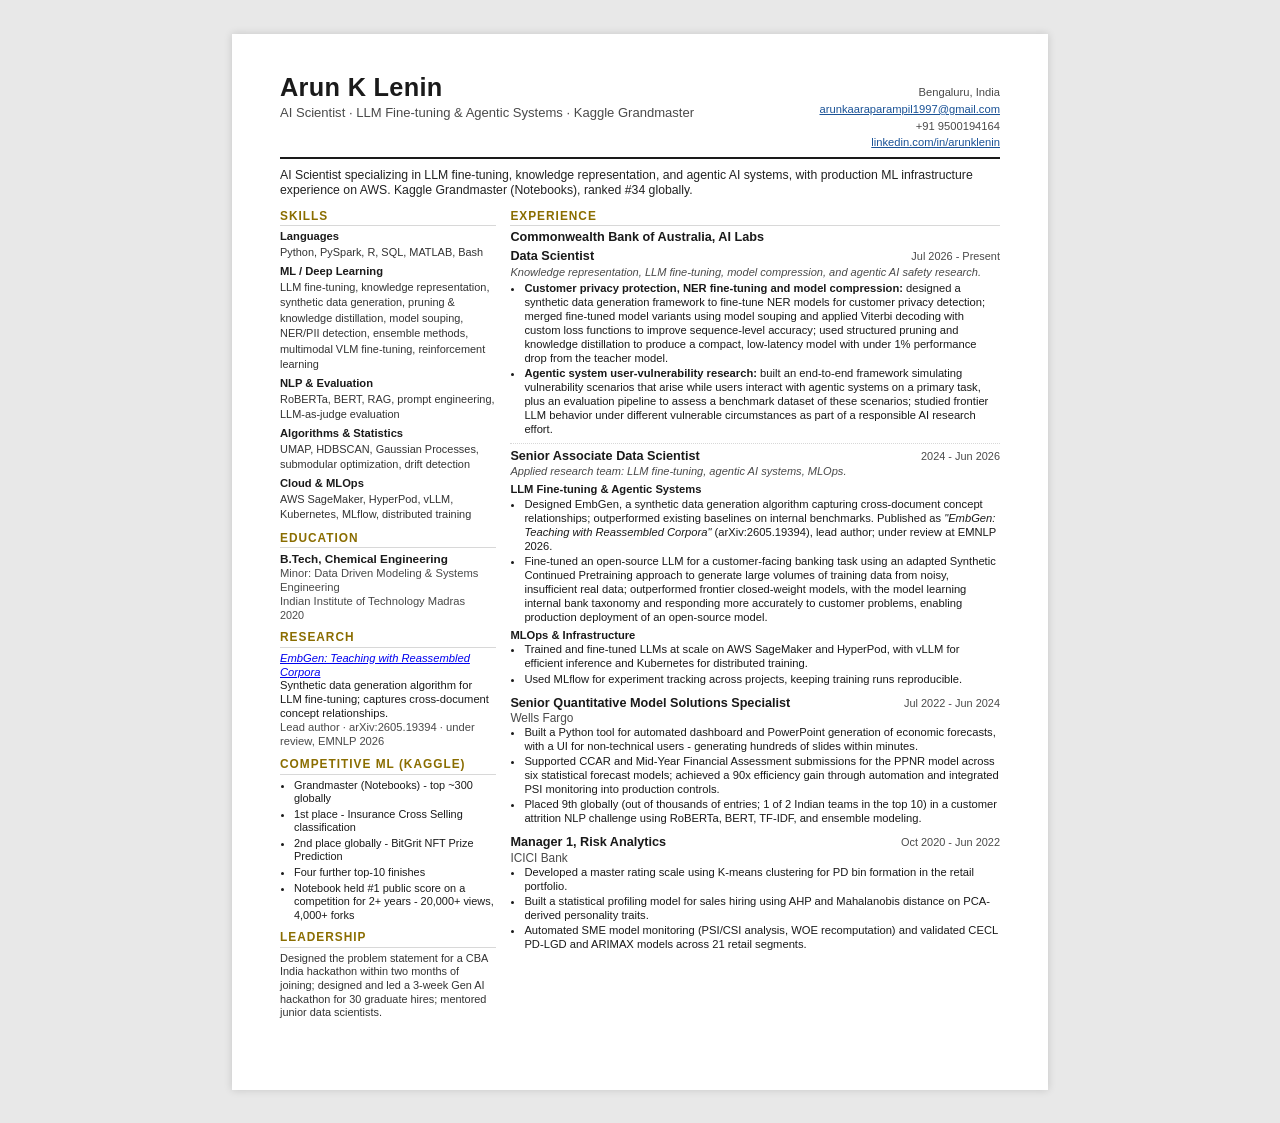
<file: resume/arun_lenin_resume.html>
<!DOCTYPE html>
<html lang="en">
<head>
<meta charset="UTF-8">
<title>Arun K Lenin - Resume</title>
<style>
  :root {
    --ink: #1a1a1a;
    --sub: #4a4a4a;
    --rule: #d8d8d8;
    --accent: #8a6d00;
  }
  * { box-sizing: border-box; }
  html {
    background: #e8e8e8;
  }
  body {
    margin: 0;
    padding: 0;
  }
  body {
    font-family: "Helvetica Neue", Arial, "Segoe UI", sans-serif;
    color: var(--ink);
    font-size: 9.4pt;
    line-height: 1.24;
  }
  .page {
    width: 8.5in;
    min-height: 11in;
    margin: 0.35in auto;
    background: #fff;
    padding: 0.4in 0.5in;
    box-shadow: 0 0 8px rgba(0,0,0,0.15);
  }

  header {
    display: flex;
    justify-content: space-between;
    align-items: baseline;
    border-bottom: 2px solid var(--ink);
    padding-bottom: 6px;
    margin-bottom: 9px;
  }
  header h1 {
    font-size: 19pt;
    margin: 0;
    letter-spacing: 0.3px;
  }
  header .title {
    font-size: 9.8pt;
    color: var(--sub);
    margin-top: 2px;
  }
  .contact {
    text-align: right;
    font-size: 8.4pt;
    color: var(--sub);
    line-height: 1.5;
    white-space: nowrap;
  }
  .contact a { color: #1a5296; text-decoration: underline; }

  .summary {
    font-size: 9.2pt;
    color: #222;
    margin-bottom: 10px;
  }

  .layout::after { content: ""; display: table; clear: both; }
  .side {
    float: left;
    width: 30%;
  }
  .main {
    float: left;
    width: 68%;
    margin-left: 2%;
  }

  h2 {
    font-size: 8.9pt;
    text-transform: uppercase;
    letter-spacing: 1px;
    color: var(--accent);
    border-bottom: 1px solid var(--rule);
    margin: 0 0 4px 0;
    padding-bottom: 2px;
  }
  section { margin-bottom: 8px; }

  /* Sidebar */
  .side h3 {
    font-size: 9pt;
    margin: 0 0 2px 0;
  }
  .skill-group { margin-bottom: 4px; }
  .skill-group .label {
    font-weight: 600;
    font-size: 8.4pt;
    display: block;
    margin-bottom: 1px;
  }
  .skill-group .items {
    font-size: 8.2pt;
    color: #333;
  }

  .edu-degree { font-weight: 600; font-size: 8.8pt; }
  .edu-org { font-size: 8.4pt; color: var(--sub); }
  .edu-year { font-size: 8.1pt; color: var(--sub); }

  .kaggle-list { margin: 0; padding-left: 14px; font-size: 8.2pt; }
  .kaggle-list li { margin-bottom: 2px; }

  .leadership { font-size: 8.2pt; color: #333; }

  /* Main column */
  .role { margin-bottom: 9px; }
  .role-head {
    display: flex;
    justify-content: space-between;
    align-items: baseline;
  }
  .role-title { font-weight: 700; font-size: 9.5pt; }
  .role-org { font-size: 8.9pt; color: var(--sub); }
  .role-date { font-size: 8.2pt; color: var(--sub); white-space: nowrap; }
  .role-blurb { font-size: 8.3pt; color: var(--sub); font-style: italic; margin: 1px 0 3px 0; }
  .role-org-name { font-weight: 700; font-size: 9.5pt; margin-bottom: 3px; }
  .subrole { margin-bottom: 6px; }
  .subrole + .subrole { border-top: 1px dotted var(--rule); padding-top: 5px; }

  .subgroup { font-weight: 600; font-size: 8.4pt; margin: 4px 0 1px 0; }
  ul.bullets {
    margin: 0 0 1px 0;
    padding-left: 14px;
  }
  ul.bullets li {
    margin-bottom: 1.5px;
    font-size: 8.4pt;
  }

  .pub-item { font-size: 8.4pt; margin-bottom: 3px; }
  .pub-item .pub-status { color: var(--sub); }

  @media print {
    html, body { background: #fff; }
    .page {
      margin: 0;
      box-shadow: none;
      width: auto;
      min-height: auto;
      padding: 0.35in 0.5in;
    }
    @page { size: letter; margin: 0; background: #fff; }
    a { color: inherit; }
  }
</style>
</head>
<body>
<div class="page">

  <header>
    <div>
      <h1>Arun K Lenin</h1>
      <div class="title">AI Scientist · LLM Fine-tuning &amp; Agentic Systems · Kaggle Grandmaster</div>
    </div>
    <div class="contact">
      Bengaluru, India<br>
      <a href="mailto:arunkaaraparampil1997@gmail.com">arunkaaraparampil1997@gmail.com</a><br>
      +91 9500194164<br>
      <a href="https://linkedin.com/in/arunklenin">linkedin.com/in/arunklenin</a>
    </div>
  </header>

  <div class="summary">
    AI Scientist specializing in LLM fine-tuning, knowledge representation, and agentic AI systems, with production ML infrastructure experience on AWS. Kaggle Grandmaster (Notebooks), ranked #34 globally.
  </div>

  <div class="layout">

    <!-- SIDEBAR -->
    <div class="side">

      <section>
        <h2>Skills</h2>
        <div class="skill-group">
          <span class="label">Languages</span>
          <span class="items">Python, PySpark, R, SQL, MATLAB, Bash</span>
        </div>
        <div class="skill-group">
          <span class="label">ML / Deep Learning</span>
          <span class="items">LLM fine-tuning, knowledge representation, synthetic data generation, pruning &amp; knowledge distillation, model souping, NER/PII detection, ensemble methods, multimodal VLM fine-tuning, reinforcement learning</span>
        </div>
        <div class="skill-group">
          <span class="label">NLP &amp; Evaluation</span>
          <span class="items">RoBERTa, BERT, RAG, prompt engineering, LLM-as-judge evaluation</span>
        </div>
        <div class="skill-group">
          <span class="label">Algorithms &amp; Statistics</span>
          <span class="items">UMAP, HDBSCAN, Gaussian Processes, submodular optimization, drift detection</span>
        </div>
        <div class="skill-group">
          <span class="label">Cloud &amp; MLOps</span>
          <span class="items">AWS SageMaker, HyperPod, vLLM, Kubernetes, MLflow, distributed training</span>
        </div>
      </section>

      <section>
        <h2>Education</h2>
        <div class="edu-degree">B.Tech, Chemical Engineering</div>
        <div class="edu-org">Minor: Data Driven Modeling &amp; Systems Engineering</div>
        <div class="edu-org">Indian Institute of Technology Madras</div>
        <div class="edu-year">2020</div>
      </section>

      <section>
        <h2>Research</h2>
        <div class="pub-item">
          <a href="https://arxiv.org/abs/2605.19394"><em>EmbGen: Teaching with Reassembled Corpora</em></a><br>
          Synthetic data generation algorithm for LLM fine-tuning; captures cross-document concept relationships.<br>
          <span class="pub-status">Lead author · arXiv:2605.19394 · under review, EMNLP 2026</span>
        </div>
      </section>

      <section>
        <h2>Competitive ML (Kaggle)</h2>
        <ul class="kaggle-list">
          <li>Grandmaster (Notebooks) - top ~300 globally</li>
          <li>1st place - Insurance Cross Selling classification</li>
          <li>2nd place globally - BitGrit NFT Prize Prediction</li>
          <li>Four further top-10 finishes</li>
          <li>Notebook held #1 public score on a competition for 2+ years - 20,000+ views, 4,000+ forks</li>
        </ul>
      </section>

      <section>
        <h2>Leadership</h2>
        <div class="leadership">
          Designed the problem statement for a CBA India hackathon within two months of joining; designed and led a 3-week Gen AI hackathon for 30 graduate hires; mentored junior data scientists.
        </div>
      </section>

    </div>

    <!-- MAIN -->
    <div class="main">

      <section>
        <h2>Experience</h2>

        <div class="role">
          <div class="role-org-name">Commonwealth Bank of Australia, AI Labs</div>

          <div class="subrole">
            <div class="role-head">
              <span class="role-title">Data Scientist</span>
              <span class="role-date">Jul 2026 - Present</span>
            </div>
            <div class="role-blurb">Knowledge representation, LLM fine-tuning, model compression, and agentic AI safety research.</div>
            <ul class="bullets">
              <li><strong>Customer privacy protection, NER fine-tuning and model compression:</strong> designed a synthetic data generation framework to fine-tune NER models for customer privacy detection; merged fine-tuned model variants using model souping and applied Viterbi decoding with custom loss functions to improve sequence-level accuracy; used structured pruning and knowledge distillation to produce a compact, low-latency model with under 1% performance drop from the teacher model.</li>
              <li><strong>Agentic system user-vulnerability research:</strong> built an end-to-end framework simulating vulnerability scenarios that arise while users interact with agentic systems on a primary task, plus an evaluation pipeline to assess a benchmark dataset of these scenarios; studied frontier LLM behavior under different vulnerable circumstances as part of a responsible AI research effort.</li>
            </ul>
          </div>

          <div class="subrole">
            <div class="role-head">
              <span class="role-title">Senior Associate Data Scientist</span>
              <span class="role-date">2024 - Jun 2026</span>
            </div>
            <div class="role-blurb">Applied research team: LLM fine-tuning, agentic AI systems, MLOps.</div>

            <div class="subgroup">LLM Fine-tuning &amp; Agentic Systems</div>
            <ul class="bullets">
              <li>Designed EmbGen, a synthetic data generation algorithm capturing cross-document concept relationships; outperformed existing baselines on internal benchmarks. Published as <em>"EmbGen: Teaching with Reassembled Corpora"</em> (arXiv:2605.19394), lead author; under review at EMNLP 2026.</li>
              <li>Fine-tuned an open-source LLM for a customer-facing banking task using an adapted Synthetic Continued Pretraining approach to generate large volumes of training data from noisy, insufficient real data; outperformed frontier closed-weight models, with the model learning internal bank taxonomy and responding more accurately to customer problems, enabling production deployment of an open-source model.</li>
            </ul>

            <div class="subgroup">MLOps &amp; Infrastructure</div>
            <ul class="bullets">
              <li>Trained and fine-tuned LLMs at scale on AWS SageMaker and HyperPod, with vLLM for efficient inference and Kubernetes for distributed training.</li>
              <li>Used MLflow for experiment tracking across projects, keeping training runs reproducible.</li>
            </ul>
          </div>
        </div>

        <div class="role">
          <div class="role-head">
            <span class="role-title">Senior Quantitative Model Solutions Specialist</span>
            <span class="role-date">Jul 2022 - Jun 2024</span>
          </div>
          <div class="role-org">Wells Fargo</div>
          <ul class="bullets">
            <li>Built a Python tool for automated dashboard and PowerPoint generation of economic forecasts, with a UI for non-technical users - generating hundreds of slides within minutes.</li>
            <li>Supported CCAR and Mid-Year Financial Assessment submissions for the PPNR model across six statistical forecast models; achieved a 90x efficiency gain through automation and integrated PSI monitoring into production controls.</li>
            <li>Placed 9th globally (out of thousands of entries; 1 of 2 Indian teams in the top 10) in a customer attrition NLP challenge using RoBERTa, BERT, TF-IDF, and ensemble modeling.</li>
          </ul>
        </div>

        <div class="role">
          <div class="role-head">
            <span class="role-title">Manager 1, Risk Analytics</span>
            <span class="role-date">Oct 2020 - Jun 2022</span>
          </div>
          <div class="role-org">ICICI Bank</div>
          <ul class="bullets">
            <li>Developed a master rating scale using K-means clustering for PD bin formation in the retail portfolio.</li>
            <li>Built a statistical profiling model for sales hiring using AHP and Mahalanobis distance on PCA-derived personality traits.</li>
            <li>Automated SME model monitoring (PSI/CSI analysis, WOE recomputation) and validated CECL PD-LGD and ARIMAX models across 21 retail segments.</li>
          </ul>
        </div>

      </section>

    </div>
  </div>
</div>
</body>
</html>
</file>
<file: css/custom.css>
/* ============================================================
   CSS VARIABLES & ROOT
   ============================================================ */

:root {
  --md-sidebar-width: 12rem;
}

/* ============================================================
   STICKY HEADER
   ============================================================ */

.md-header {
  position: sticky !important;
  top: 0 !important;
  z-index: 1000 !important;
}

.md-header[data-md-state="hide"] {
  transform: none !important;
}

.md-header__inner {
  display: flex;
  align-items: center;
  gap: 1rem;
}

.md-header__nav {
  display: flex;
  align-items: center;
  gap: 0.5rem;
}

/* ============================================================
   MAIN LAYOUT
   ============================================================ */

.md-main {
  flex: 1;
  min-width: 0;
}

/* Fixed sidebar width — visible on tablet and desktop (>=768px).
   On mobile (<768px), Material handles the sidebar as a toggleable drawer. */
@media (min-width: 48em) {
  .md-sidebar--primary {
    width: var(--md-sidebar-width);
    min-width: var(--md-sidebar-width);
    max-width: var(--md-sidebar-width);
    flex-shrink: 0;
  }

  .md-sidebar--primary .md-sidebar__scrollwrap {
    width: var(--md-sidebar-width);
    overflow-x: hidden;
  }

  .md-sidebar--primary .md-nav {
    width: 100%;
    max-width: var(--md-sidebar-width);
    overflow-x: hidden;
  }
}

/* Override Material's drawer behavior on tablet (768px–1220px).
   Keep the sidebar visible and static instead of a hamburger drawer. */
@media screen and (min-width: 48em) and (max-width: 76.1875em) {
  .md-sidebar--primary {
    position: static !important;
    height: auto !important;
    transform: none !important;
    z-index: auto !important;
  }

  /* Hide hamburger toggle — sidebar is already visible */
  label[for="__drawer"] {
    display: none !important;
  }

  /* Hide backdrop overlay */
  .md-overlay {
    display: none !important;
  }
}

/* Desktop nav links — slightly larger text for readability */
.desktop-nav-links .md-nav__link {
  font-size: 0.75rem;
  font-weight: 400;
  padding: 0.05rem 0.5rem;
}

/* ============================================================
   SIDEBAR PROFILE SECTION
   ============================================================ */

.profile-section {
  text-align: center;
  padding: 1.5rem 1.25rem;
  border-bottom: 2px solid var(--md-default-fg-color--lightest);
  background: var(--md-code-bg-color);
  border-radius: 4px;
  margin: 0.5rem 0.5rem 1rem 0.5rem;
}

.profile-photo {
  width: 120px;
  height: 120px;
  border-radius: 50%;
  margin: 0 auto 1rem;
  border: 3px solid var(--md-primary-fg-color);
  object-fit: cover;
  box-shadow: 0 4px 12px rgba(0, 0, 0, 0.15);
  transition: transform 0.3s ease;
  display: block;
}

.profile-photo:hover {
  transform: scale(1.05);
}

.profile-name {
  font-size: 1.1rem;
  font-weight: 600;
  margin-bottom: 0.25rem;
  color: var(--md-default-fg-color);
  white-space: nowrap;
}

.profile-title {
  font-size: 0.9rem;
  color: var(--md-primary-fg-color);
  margin-bottom: 0.5rem;
  font-weight: 500;
}

.profile-subtitle {
  font-size: 0.8rem;
  color: var(--md-default-fg-color--light);
}

.profile-resume-link {
  display: inline-block;
  margin-top: 0.75rem;
  padding: 0.35rem 0.9rem;
  font-size: 0.78rem;
  font-weight: 600;
  color: var(--md-default-fg-color) !important;
  background: var(--md-accent-fg-color);
  border-radius: 3px;
  text-decoration: none !important;
  transition: opacity 0.2s ease;
}

.profile-resume-link:hover {
  opacity: 0.85;
}

/* ============================================================
   SIDEBAR SECTIONS (Recent Posts, Contact, etc.)
   ============================================================ */

.sidebar-section {
  padding: 1rem 0.75rem;
  margin: 0.5rem 0;
  border-top: 1px solid var(--md-default-fg-color--lightest);
}

.sidebar-section:first-of-type {
  border-top: 2px solid var(--md-default-fg-color--lightest);
  margin-top: 0.5rem;
}

.sidebar-section-title {
  font-weight: 600;
  font-size: 0.85rem;
  margin-bottom: 0.75rem;
  text-transform: uppercase;
  letter-spacing: 0.5px;
  color: var(--md-default-fg-color);
}

.sidebar-section-list {
  list-style: none;
  padding: 0;
  margin: 0;
  font-size: 0.85rem;
}

.sidebar-section-list li {
  margin-bottom: 0.5rem;
}

.sidebar-section-list a {
  color: var(--md-primary-fg-color);
  text-decoration: none;
  transition: all 0.2s ease;
  display: block;
  padding: 0.25rem 0.5rem;
  border-radius: 3px;
}

.sidebar-section-list a:hover {
  background: var(--md-primary-fg-color--lightest);
  color: var(--md-primary-fg-color);
  padding-left: 0.75rem;
}

.sidebar-link-more {
  color: var(--md-accent-fg-color) !important;
  font-weight: 500;
}

/* ============================================================
   PROJECT CARDS
   ============================================================ */

.project-card {
  background: var(--md-code-bg-color);
  border: 1px solid var(--md-default-fg-color--lightest);
  border-radius: 8px;
  padding: 1.5rem;
  margin: 1.5rem 0;
  transition: all 0.3s ease;
}

.project-card:hover {
  box-shadow: 0 4px 16px rgba(0, 0, 0, 0.1);
  border-color: var(--md-primary-fg-color);
  transform: translateY(-2px);
}

.project-card h3 {
  margin-top: 0;
  color: var(--md-primary-fg-color);
}

.project-card p {
  margin: 0.5rem 0;
  color: var(--md-default-fg-color--light);
}

/* ============================================================
   HERO SECTION (About page)
   ============================================================ */

.hero {
  display: flex;
  align-items: center;
  gap: 2rem;
  padding: 2rem 0 1.5rem;
  margin-bottom: 1.5rem;
  border-bottom: 1px solid var(--md-default-fg-color--lightest);
}

.hero-photo {
  width: 128px;
  height: 128px;
  min-width: 128px;
  border-radius: 50%;
  object-fit: cover;
  border: 3px solid var(--md-primary-fg-color);
  box-shadow: 0 4px 16px rgba(0, 0, 0, 0.12);
}

.hero-body {
  flex: 1;
  min-width: 0;
}

.hero-name {
  font-size: 2rem;
  font-weight: 700;
  margin: 0 0 0.35rem;
  line-height: 1.15;
}

.hero-tagline {
  font-size: 1.05rem;
  color: var(--md-default-fg-color--light);
  margin: 0 0 1rem;
  line-height: 1.5;
}

.hero-stats {
  display: flex;
  flex-wrap: wrap;
  gap: 0.6rem;
}

.stat-chip {
  display: inline-flex;
  align-items: baseline;
  gap: 0.4rem;
  padding: 0.35rem 0.85rem;
  border-radius: 999px;
  border: 1px solid var(--md-default-fg-color--lightest);
  background: var(--md-code-bg-color);
  font-size: 0.8rem;
  color: var(--md-default-fg-color--light);
  white-space: nowrap;
}

.stat-chip strong {
  color: var(--md-default-fg-color);
  font-size: 0.9rem;
  font-weight: 700;
}

.stat-chip .stat-chip-icon {
  color: var(--md-accent-fg-color);
}

/* ============================================================
   FOCUS / CARD GRID (About page focus areas)
   ============================================================ */

.focus-grid {
  display: grid;
  grid-template-columns: repeat(auto-fit, minmax(240px, 1fr));
  gap: 1rem;
  margin: 1.5rem 0;
}

.focus-card {
  background: var(--md-code-bg-color);
  border: 1px solid var(--md-default-fg-color--lightest);
  border-radius: 8px;
  padding: 1.1rem 1.25rem;
  transition: border-color 0.2s ease, transform 0.2s ease;
}

.focus-card:hover {
  border-color: var(--md-primary-fg-color);
  transform: translateY(-2px);
}

.focus-card-title {
  display: flex;
  align-items: center;
  gap: 0.5rem;
  font-weight: 600;
  font-size: 0.95rem;
  margin-bottom: 0.35rem;
}

.focus-card-title .twemoji,
.focus-card-title svg {
  color: var(--md-accent-fg-color);
}

.focus-card-desc {
  font-size: 0.85rem;
  color: var(--md-default-fg-color--light);
  line-height: 1.5;
  margin: 0;
}

/* ============================================================
   BUTTON LINKS (About page closing CTA)
   ============================================================ */

.btn-row {
  display: flex;
  flex-wrap: wrap;
  gap: 0.75rem;
  margin: 1.5rem 0;
}

.btn-link {
  display: inline-block;
  padding: 0.5rem 1.1rem;
  border-radius: 4px;
  font-size: 0.85rem;
  font-weight: 600;
  text-decoration: none !important;
  border: 1px solid var(--md-default-fg-color--lightest);
  color: var(--md-default-fg-color) !important;
  transition: all 0.2s ease;
}

.btn-link:hover {
  border-color: var(--md-primary-fg-color);
  background: var(--md-code-bg-color);
}

.btn-link--accent {
  background: var(--md-accent-fg-color);
  border-color: var(--md-accent-fg-color);
  color: var(--md-default-fg-color) !important;
}

.btn-link--accent:hover {
  opacity: 0.85;
}

/* ============================================================
   TIMELINE (Work page)
   ============================================================ */

.timeline {
  position: relative;
  margin: 1.5rem 0;
  padding-left: 1.5rem;
  border-left: 2px solid var(--md-default-fg-color--lightest);
}

.timeline-entry {
  position: relative;
  padding-bottom: 2rem;
}

.timeline-entry:last-child {
  padding-bottom: 0;
}

.timeline-entry::before {
  content: "";
  position: absolute;
  left: -1.94rem;
  top: 0.3rem;
  width: 0.65rem;
  height: 0.65rem;
  border-radius: 50%;
  background: var(--md-accent-fg-color);
  border: 2px solid var(--md-default-bg-color);
  box-shadow: 0 0 0 2px var(--md-default-fg-color--lightest);
}

.timeline-entry--muted::before {
  background: var(--md-default-fg-color--lighter);
}

/* Highlights strip (top of Work page) */

.highlights-strip {
  display: flex;
  flex-wrap: wrap;
  gap: 0.6rem;
  margin: 1rem 0 2rem;
}

/* ============================================================
   CONTACT GRID
   ============================================================ */

.contact-grid {
  display: grid;
  grid-template-columns: repeat(auto-fit, minmax(220px, 1fr));
  gap: 1rem;
  margin: 1.5rem 0;
}

.contact-card {
  display: flex;
  align-items: center;
  gap: 0.75rem;
  background: var(--md-code-bg-color);
  border: 1px solid var(--md-default-fg-color--lightest);
  border-radius: 8px;
  padding: 1rem 1.1rem;
  text-decoration: none !important;
  transition: all 0.2s ease;
}

.contact-card:hover {
  border-color: var(--md-primary-fg-color);
  transform: translateY(-2px);
}

.contact-card-icon {
  font-size: 1.4rem;
  color: var(--md-accent-fg-color);
  line-height: 1;
}

.contact-card-label {
  font-size: 0.7rem;
  text-transform: uppercase;
  letter-spacing: 0.04em;
  color: var(--md-default-fg-color--light);
  margin-bottom: 0.15rem;
}

.contact-card-value {
  font-size: 0.9rem;
  font-weight: 600;
  color: var(--md-default-fg-color);
}

/* ============================================================
   BLOG STYLING
   ============================================================ */

.md-sidebar--post {
  display: none;
}

.md-post__meta {
  border-bottom: 1px solid var(--md-default-fg-color--lightest);
  padding-bottom: 0.8rem;
  margin-bottom: 0.8rem;
}

.post-metadata {
  display: flex;
  gap: 1rem;
  flex-wrap: wrap;
  margin: 1rem 0;
  color: var(--md-default-fg-color--light);
  font-size: 0.9rem;
}

.category-tag {
  display: inline-block;
  background: var(--md-primary-fg-color);
  color: var(--md-primary-bg-color);
  padding: 0.25rem 0.75rem;
  border-radius: 16px;
  font-size: 0.85rem;
  margin-right: 0.5rem;
}

.blog-tags {
  margin-top: 1rem;
}

.blog-tags a {
  display: inline-block;
  background: var(--md-accent-fg-color--lightest);
  color: var(--md-accent-fg-color);
  padding: 0.25rem 0.75rem;
  border-radius: 16px;
  margin-right: 0.5rem;
  margin-bottom: 0.5rem;
  text-decoration: none;
  font-size: 0.85rem;
  transition: all 0.3s ease;
}

.blog-tags a:hover {
  background: var(--md-accent-fg-color);
  color: var(--md-default-bg-color);
}

.md-post--excerpt .post-date {
  display: none;
}

/* ============================================================
   ACCESSIBILITY
   ============================================================ */

.profile-title,
.post-metadata,
.sidebar-section-title {
  color: var(--md-default-fg-color--light);
}

a:focus-visible,
button:focus-visible {
  outline: 2px solid var(--md-primary-fg-color);
  outline-offset: 2px;
}

/* ============================================================
   DARK MODE
   ============================================================ */

[data-md-color-scheme="slate"] {
  --md-default-bg-color: #0b0b0b;
  --md-default-fg-color: #ffffff;
  --md-default-fg-color--light: #e6e6e6;
  --md-default-fg-color--lighter: #cfcfcf;
  --md-code-bg-color: #111111;
  --md-code-fg-color: #ffffff;
  --md-typeset-a-color: #ffd54f;
}

[data-md-color-scheme="slate"] .md-typeset {
  font-weight: 500;
  letter-spacing: 0.2px;
}

[data-md-color-scheme="slate"] .profile-section {
  background: rgba(255, 255, 255, 0.05);
}

[data-md-color-scheme="slate"] .project-card {
  background: rgba(255, 255, 255, 0.03);
}

/* ============================================================
   RESPONSIVE - TABLET
   ============================================================ */

@media (max-width: 1219px) {
  .profile-section {
    padding: 1rem;
    margin: 0.5rem 0.25rem 1rem 0.25rem;
  }

  .profile-photo {
    width: 100px;
    height: 100px;
  }

  .profile-name {
    font-size: 1rem;
  }

  .project-card {
    padding: 1rem;
    margin: 1rem 0;
  }

  .sidebar-section {
    padding: 0.75rem 0.5rem;
  }

  .hero-photo {
    width: 100px;
    height: 100px;
    min-width: 100px;
  }

  .hero-name {
    font-size: 1.6rem;
  }
}

/* ============================================================
   RESPONSIVE - MOBILE ONLY (<768px)
   ============================================================ */

@media (max-width: 47.9375em) {

  /* Hide profile card on mobile — hamburger drawer handles nav */
  .profile-section {
    display: none;
  }

  .profile-photo {
    width: 80px;
    height: 80px;
    margin-bottom: 0.75rem;
  }

  .profile-name {
    font-size: 0.95rem;
  }

  .profile-title {
    font-size: 0.85rem;
  }

  .project-card {
    padding: 0.75rem;
    margin: 0.75rem 0;
  }

  .post-metadata {
    flex-direction: column;
    gap: 0.5rem;
  }

  .sidebar-section {
    padding: 0.5rem 0.25rem;
  }

  .sidebar-section-title {
    font-size: 0.8rem;
  }

  .sidebar-section-list {
    font-size: 0.8rem;
  }

  .hero {
    flex-direction: column;
    text-align: center;
    gap: 1rem;
    padding-top: 1rem;
  }

  .hero-stats {
    justify-content: center;
  }

  .hero-name {
    font-size: 1.4rem;
  }

  .timeline {
    padding-left: 1.1rem;
  }

  .timeline-entry::before {
    left: -1.52rem;
  }
}
</file>
<file: css/extra.css>
/* ============================================================
   ARTICLE OF THE DAY — STYLESHEET
   ============================================================
   All colours use MkDocs Material CSS variables for automatic
   light/dark mode support. Only source badge tints use hardcoded
   hex with explicit dark mode overrides.
   ============================================================ */

/* ---- Pill navigation ---- */

.aotd-pill-nav {
  display: flex;
  flex-wrap: wrap;
  gap: 8px;
  margin-bottom: 2rem;
}

/* Treat injected Markdown <p> tags as transparent for flex layout */
.aotd-pill-nav p {
  display: contents;
}

.aotd-pill {
  border-radius: 999px;
  padding: 5px 14px;
  font-size: 13px;
  border: 1px solid var(--md-default-fg-color--lighter);
  color: var(--md-default-fg-color--light);
  text-decoration: none;
  transition: border-color 0.15s, color 0.15s, background 0.15s;
}

.aotd-pill:hover {
  border-color: var(--md-default-fg-color);
  color: var(--md-default-fg-color);
  background: var(--md-default-fg-color--lightest);
}

/* ============================================================
   ARTICLE HIGHLIGHT ANIMATION
   ============================================================ */

/* Smooth scroll into view when navigating to a card */
html {
  scroll-behavior: smooth;
}

/* Highlight animation: 5 seconds then fade to normal */
@keyframes highlight-fade {
  0% {
    border-color: var(--md-accent-fg-color);
    box-shadow: 0 0 0 2px var(--md-accent-fg-color);
  }

  100% {
    border-color: var(--md-default-fg-color--lightest);
    box-shadow: none;
  }
}

.aotd-card:target {
  animation: highlight-fade 5s ease-out forwards;
}

/* ---- Article card ---- */

.aotd-card {
  display: block;
  border: 1px solid var(--md-default-fg-color--lightest);
  border-radius: 8px;
  padding: 1rem 1.25rem;
  margin-bottom: 12px;
  background: var(--md-default-bg-color);
  transition: border-color 0.15s;
}

/* Add a subtle background highlight animation */
.aotd-card:target {
  border-color: var(--md-accent-fg-color);
  box-shadow: 0 0 0 2px var(--md-accent-fg-color);
  background: var(--md-code-bg-color);
  /* Optional: subtle bg highlight */
}

.aotd-card:hover {
  border-color: var(--md-default-fg-color--lighter);
}

/* ---- Typography inside cards ---- */

.aotd-rank {
  font-size: 11px;
  color: var(--md-default-fg-color--light);
  text-transform: uppercase;
  letter-spacing: 0.05em;
  margin-bottom: 6px;
}

.aotd-title {
  display: block;
  font-size: 15px;
  font-weight: 500;
  color: var(--md-typeset-a-color);
  line-height: 1.4;
  margin-bottom: 8px;
  text-decoration: none;
}

.aotd-title:hover {
  text-decoration: underline;
}

/* ---- Meta badges row ---- */

.aotd-meta {
  display: flex;
  flex-wrap: wrap;
  gap: 8px;
  margin-bottom: 8px;
}

.aotd-badge {
  font-size: 11px;
  padding: 2px 8px;
  border-radius: 4px;
  border: 1px solid var(--md-default-fg-color--lightest);
  color: var(--md-default-fg-color--light);
  background: var(--md-default-fg-color--lightest);
}

/* Source badge tints — light mode */

.aotd-badge--hn {
  background: #fef3e2;
  color: #854f0b;
  border-color: #f5c97a;
}

.aotd-badge--devto {
  background: #edf4fb;
  color: #185fa5;
  border-color: #aecfef;
}

.aotd-badge--reddit {
  background: #fdecea;
  color: #a32d2d;
  border-color: #f0a0a0;
}

/* Source badge tints — dark mode */

[data-md-color-scheme="slate"] .aotd-badge--hn {
  background: #3a2a00;
  color: #f5c97a;
  border-color: #5a4200;
}

[data-md-color-scheme="slate"] .aotd-badge--devto {
  background: #0a1e33;
  color: #7bb8ec;
  border-color: #1a3a5c;
}

[data-md-color-scheme="slate"] .aotd-badge--reddit {
  background: #2d0a0a;
  color: #f09595;
  border-color: #5a1a1a;
}

/* ---- Summary text ---- */

.aotd-summary {
  font-size: 13px;
  color: var(--md-default-fg-color--light);
  line-height: 1.6;
  margin-bottom: 10px;
}

/* ---- Share row ---- */

.aotd-share {
  display: flex;
  align-items: center;
  gap: 6px;
  flex-wrap: wrap;
}

.aotd-share-label {
  font-size: 11px;
  color: var(--md-default-fg-color--lighter);
}

.aotd-share-btn {
  font-size: 11px;
  padding: 3px 9px;
  border-radius: 4px;
  border: 1px solid var(--md-default-fg-color--lightest);
  color: var(--md-default-fg-color--light);
  background: transparent;
  text-decoration: none;
  transition: all 0.15s;
}

.aotd-share-btn:hover {
  background: var(--md-default-fg-color--lightest);
  border-color: var(--md-default-fg-color--lighter);
}

/* Platform colour on hover (text only) */

.aotd-share-btn--wa:hover {
  color: #128c7e;
}

.aotd-share-btn--li:hover {
  color: #0a66c2;
}

.aotd-share-btn--x:hover {
  color: var(--md-default-fg-color);
}

/* ---- Footer ---- */

.aotd-footer {
  display: block;
  font-size: 13px;
  color: var(--md-default-fg-color--lighter);
  border-top: 1px solid var(--md-default-fg-color--lightest);
  padding-top: 1rem;
  margin-top: 2rem;
}

/* ---- Attribution ---- */

.aotd-attribution {
  font-size: 12px;
  color: var(--md-default-fg-color--lighter);
  margin-top: 0.5rem;
}

/* ---- Responsive — mobile ---- */

@media (max-width: 600px) {
  .aotd-card {
    padding: 0.875rem 1rem;
  }

  .aotd-title {
    font-size: 14px;
  }

  .aotd-share {
    flex-direction: column;
    align-items: flex-start;
  }
}
</file>
<file: assets/stylesheets/main.fad675c6.min.css>
@charset "UTF-8";html{-webkit-text-size-adjust:none;-moz-text-size-adjust:none;text-size-adjust:none;box-sizing:border-box}*,:after,:before{box-sizing:inherit}@media (prefers-reduced-motion){*,:after,:before{transition:none!important}}body{margin:0}a,button,input,label{-webkit-tap-highlight-color:transparent}a{color:inherit;text-decoration:none}hr{border:0;box-sizing:initial;display:block;height:.05rem;overflow:visible;padding:0}small{font-size:80%}sub,sup{line-height:1em}img{border-style:none}table{border-collapse:initial;border-spacing:0}td,th{font-weight:400;vertical-align:top}button{background:#0000;border:0;font-family:inherit;font-size:inherit;margin:0;padding:0}input{border:0;outline:none}:root{--md-primary-fg-color:#4051b5;--md-primary-fg-color--light:#5d6cc0;--md-primary-fg-color--dark:#303fa1;--md-primary-bg-color:#fff;--md-primary-bg-color--light:#ffffffb3;--md-accent-fg-color:#526cfe;--md-accent-fg-color--transparent:#526cfe1a;--md-accent-bg-color:#fff;--md-accent-bg-color--light:#ffffffb3}[data-md-color-scheme=default]{color-scheme:light}[data-md-color-scheme=default] img[src$="#gh-dark-mode-only"],[data-md-color-scheme=default] img[src$="#only-dark"]{display:none}:root,[data-md-color-scheme=default]{--md-hue:225deg;--md-default-fg-color:#000000de;--md-default-fg-color--light:#0000008a;--md-default-fg-color--lighter:#00000052;--md-default-fg-color--lightest:#00000012;--md-default-bg-color:#fff;--md-default-bg-color--light:#ffffffb3;--md-default-bg-color--lighter:#ffffff4d;--md-default-bg-color--lightest:#ffffff1f;--md-code-fg-color:#36464e;--md-code-bg-color:#f5f5f5;--md-code-hl-color:#4287ff;--md-code-hl-color--light:#4287ff1a;--md-code-hl-number-color:#d52a2a;--md-code-hl-special-color:#db1457;--md-code-hl-function-color:#a846b9;--md-code-hl-constant-color:#6e59d9;--md-code-hl-keyword-color:#3f6ec6;--md-code-hl-string-color:#1c7d4d;--md-code-hl-name-color:var(--md-code-fg-color);--md-code-hl-operator-color:var(--md-default-fg-color--light);--md-code-hl-punctuation-color:var(--md-default-fg-color--light);--md-code-hl-comment-color:var(--md-default-fg-color--light);--md-code-hl-generic-color:var(--md-default-fg-color--light);--md-code-hl-variable-color:var(--md-default-fg-color--light);--md-typeset-color:var(--md-default-fg-color);--md-typeset-a-color:var(--md-primary-fg-color);--md-typeset-del-color:#f5503d26;--md-typeset-ins-color:#0bd57026;--md-typeset-kbd-color:#fafafa;--md-typeset-kbd-accent-color:#fff;--md-typeset-kbd-border-color:#b8b8b8;--md-typeset-mark-color:#ffff0080;--md-typeset-table-color:#0000001f;--md-typeset-table-color--light:rgba(0,0,0,.035);--md-admonition-fg-color:var(--md-default-fg-color);--md-admonition-bg-color:var(--md-default-bg-color);--md-warning-fg-color:#000000de;--md-warning-bg-color:#ff9;--md-footer-fg-color:#fff;--md-footer-fg-color--light:#ffffffb3;--md-footer-fg-color--lighter:#ffffff73;--md-footer-bg-color:#000000de;--md-footer-bg-color--dark:#00000052;--md-shadow-z1:0 0.2rem 0.5rem #0000000d,0 0 0.05rem #0000001a;--md-shadow-z2:0 0.2rem 0.5rem #0000001a,0 0 0.05rem #00000040;--md-shadow-z3:0 0.2rem 0.5rem #0003,0 0 0.05rem #00000059}.md-icon svg{fill:currentcolor;display:block;height:1.2rem;width:1.2rem}body{-webkit-font-smoothing:antialiased;-moz-osx-font-smoothing:grayscale;--md-text-font-family:var(--md-text-font,_),-apple-system,BlinkMacSystemFont,Helvetica,Arial,sans-serif;--md-code-font-family:var(--md-code-font,_),SFMono-Regular,Consolas,Menlo,monospace}aside,body,input{font-feature-settings:"kern","liga";color:var(--md-typeset-color);font-family:var(--md-text-font-family)}code,kbd,pre{font-feature-settings:"kern";font-family:var(--md-code-font-family)}:root{--md-typeset-table-sort-icon:url('data:image/svg+xml;charset=utf-8,<svg xmlns="http://www.w3.org/2000/svg" viewBox="0 0 24 24"><path d="m18 21-4-4h3V7h-3l4-4 4 4h-3v10h3M2 19v-2h10v2M2 13v-2h7v2M2 7V5h4v2H2Z"/></svg>');--md-typeset-table-sort-icon--asc:url('data:image/svg+xml;charset=utf-8,<svg xmlns="http://www.w3.org/2000/svg" viewBox="0 0 24 24"><path d="M19 17h3l-4 4-4-4h3V3h2M2 17h10v2H2M6 5v2H2V5m0 6h7v2H2v-2Z"/></svg>');--md-typeset-table-sort-icon--desc:url('data:image/svg+xml;charset=utf-8,<svg xmlns="http://www.w3.org/2000/svg" viewBox="0 0 24 24"><path d="M19 7h3l-4-4-4 4h3v14h2M2 17h10v2H2M6 5v2H2V5m0 6h7v2H2v-2Z"/></svg>')}.md-typeset{-webkit-print-color-adjust:exact;color-adjust:exact;font-size:.8rem;line-height:1.6}@media print{.md-typeset{font-size:.68rem}}.md-typeset blockquote,.md-typeset dl,.md-typeset figure,.md-typeset ol,.md-typeset pre,.md-typeset ul{margin-bottom:1em;margin-top:1em}.md-typeset h1{color:var(--md-default-fg-color--light);font-size:2em;line-height:1.3;margin:0 0 1.25em}.md-typeset h1,.md-typeset h2{font-weight:300;letter-spacing:-.01em}.md-typeset h2{font-size:1.5625em;line-height:1.4;margin:1.6em 0 .64em}.md-typeset h3{font-size:1.25em;font-weight:400;letter-spacing:-.01em;line-height:1.5;margin:1.6em 0 .8em}.md-typeset h2+h3{margin-top:.8em}.md-typeset h4{font-weight:700;letter-spacing:-.01em;margin:1em 0}.md-typeset h5,.md-typeset h6{color:var(--md-default-fg-color--light);font-size:.8em;font-weight:700;letter-spacing:-.01em;margin:1.25em 0}.md-typeset h5{text-transform:uppercase}.md-typeset hr{border-bottom:.05rem solid var(--md-default-fg-color--lightest);display:flow-root;margin:1.5em 0}.md-typeset a{color:var(--md-typeset-a-color);word-break:break-word}.md-typeset a,.md-typeset a:before{transition:color 125ms}.md-typeset a:focus,.md-typeset a:hover{color:var(--md-accent-fg-color)}.md-typeset a:focus code,.md-typeset a:hover code{background-color:var(--md-accent-fg-color--transparent)}.md-typeset a code{color:currentcolor;transition:background-color 125ms}.md-typeset a.focus-visible{outline-color:var(--md-accent-fg-color);outline-offset:.2rem}.md-typeset code,.md-typeset kbd,.md-typeset pre{color:var(--md-code-fg-color);direction:ltr;font-variant-ligatures:none}@media print{.md-typeset code,.md-typeset kbd,.md-typeset pre{white-space:pre-wrap}}.md-typeset code{background-color:var(--md-code-bg-color);border-radius:.1rem;-webkit-box-decoration-break:clone;box-decoration-break:clone;font-size:.85em;padding:0 .2941176471em;word-break:break-word}.md-typeset code:not(.focus-visible){-webkit-tap-highlight-color:transparent;outline:none}.md-typeset pre{display:flow-root;line-height:1.4;position:relative}.md-typeset pre>code{-webkit-box-decoration-break:slice;box-decoration-break:slice;box-shadow:none;display:block;margin:0;outline-color:var(--md-accent-fg-color);overflow:auto;padding:.7720588235em 1.1764705882em;scrollbar-color:var(--md-default-fg-color--lighter) #0000;scrollbar-width:thin;touch-action:auto;word-break:normal}.md-typeset pre>code:hover{scrollbar-color:var(--md-accent-fg-color) #0000}.md-typeset pre>code::-webkit-scrollbar{height:.2rem;width:.2rem}.md-typeset pre>code::-webkit-scrollbar-thumb{background-color:var(--md-default-fg-color--lighter)}.md-typeset pre>code::-webkit-scrollbar-thumb:hover{background-color:var(--md-accent-fg-color)}.md-typeset kbd{background-color:var(--md-typeset-kbd-color);border-radius:.1rem;box-shadow:0 .1rem 0 .05rem var(--md-typeset-kbd-border-color),0 .1rem 0 var(--md-typeset-kbd-border-color),0 -.1rem .2rem var(--md-typeset-kbd-accent-color) inset;color:var(--md-default-fg-color);display:inline-block;font-size:.75em;padding:0 .6666666667em;vertical-align:text-top;word-break:break-word}.md-typeset mark{background-color:var(--md-typeset-mark-color);-webkit-box-decoration-break:clone;box-decoration-break:clone;color:inherit;word-break:break-word}.md-typeset abbr{border-bottom:.05rem dotted var(--md-default-fg-color--light);cursor:help;text-decoration:none}@media (hover:none){.md-typeset abbr[title]:focus:after,.md-typeset abbr[title]:hover:after{background-color:var(--md-default-fg-color);border-radius:.1rem;box-shadow:var(--md-shadow-z3);color:var(--md-default-bg-color);content:attr(title);font-size:.7rem;left:.8rem;margin-top:2em;padding:.2rem .3rem;position:absolute;right:.8rem}}.md-typeset small{opacity:.75}[dir=ltr] .md-typeset sub,[dir=ltr] .md-typeset sup{margin-left:.078125em}[dir=rtl] .md-typeset sub,[dir=rtl] .md-typeset sup{margin-right:.078125em}[dir=ltr] .md-typeset blockquote{padding-left:.6rem}[dir=rtl] .md-typeset blockquote{padding-right:.6rem}[dir=ltr] .md-typeset blockquote{border-left:.2rem solid var(--md-default-fg-color--lighter)}[dir=rtl] .md-typeset blockquote{border-right:.2rem solid var(--md-default-fg-color--lighter)}.md-typeset blockquote{color:var(--md-default-fg-color--light);margin-left:0;margin-right:0}.md-typeset ul{list-style-type:disc}[dir=ltr] .md-typeset ol,[dir=ltr] .md-typeset ul{margin-left:.625em}[dir=rtl] .md-typeset ol,[dir=rtl] .md-typeset ul{margin-right:.625em}.md-typeset ol,.md-typeset ul{padding:0}.md-typeset ol:not([hidden]),.md-typeset ul:not([hidden]){display:flow-root}.md-typeset ol ol,.md-typeset ul ol{list-style-type:lower-alpha}.md-typeset ol ol ol,.md-typeset ul ol ol{list-style-type:lower-roman}[dir=ltr] .md-typeset ol li,[dir=ltr] .md-typeset ul li{margin-left:1.25em}[dir=rtl] .md-typeset ol li,[dir=rtl] .md-typeset ul li{margin-right:1.25em}.md-typeset ol li,.md-typeset ul li{margin-bottom:.5em}.md-typeset ol li blockquote,.md-typeset ol li p,.md-typeset ul li blockquote,.md-typeset ul li p{margin:.5em 0}.md-typeset ol li:last-child,.md-typeset ul li:last-child{margin-bottom:0}[dir=ltr] .md-typeset ol li ol,[dir=ltr] .md-typeset ol li ul,[dir=ltr] .md-typeset ul li ol,[dir=ltr] .md-typeset ul li ul{margin-left:.625em}[dir=rtl] .md-typeset ol li ol,[dir=rtl] .md-typeset ol li ul,[dir=rtl] .md-typeset ul li ol,[dir=rtl] .md-typeset ul li ul{margin-right:.625em}.md-typeset ol li ol,.md-typeset ol li ul,.md-typeset ul li ol,.md-typeset ul li ul{margin-bottom:.5em;margin-top:.5em}[dir=ltr] .md-typeset dd{margin-left:1.875em}[dir=rtl] .md-typeset dd{margin-right:1.875em}.md-typeset dd{margin-bottom:1.5em;margin-top:1em}.md-typeset img,.md-typeset svg,.md-typeset video{height:auto;max-width:100%}.md-typeset img[align=left]{margin:1em 1em 1em 0}.md-typeset img[align=right]{margin:1em 0 1em 1em}.md-typeset img[align]:only-child{margin-top:0}.md-typeset figure{display:flow-root;margin:1em auto;max-width:100%;text-align:center;width:-webkit-fit-content;width:-moz-fit-content;width:fit-content}.md-typeset figure img{display:block}.md-typeset figcaption{font-style:italic;margin:1em auto;max-width:24rem}.md-typeset iframe{max-width:100%}.md-typeset table:not([class]){background-color:var(--md-default-bg-color);border:.05rem solid var(--md-typeset-table-color);border-radius:.1rem;display:inline-block;font-size:.64rem;max-width:100%;overflow:auto;touch-action:auto}@media print{.md-typeset table:not([class]){display:table}}.md-typeset table:not([class])+*{margin-top:1.5em}.md-typeset table:not([class]) td>:first-child,.md-typeset table:not([class]) th>:first-child{margin-top:0}.md-typeset table:not([class]) td>:last-child,.md-typeset table:not([class]) th>:last-child{margin-bottom:0}.md-typeset table:not([class]) td:not([align]),.md-typeset table:not([class]) th:not([align]){text-align:left}[dir=rtl] .md-typeset table:not([class]) td:not([align]),[dir=rtl] .md-typeset table:not([class]) th:not([align]){text-align:right}.md-typeset table:not([class]) th{font-weight:700;min-width:5rem;padding:.9375em 1.25em;vertical-align:top}.md-typeset table:not([class]) td{border-top:.05rem solid var(--md-typeset-table-color);padding:.9375em 1.25em;vertical-align:top}.md-typeset table:not([class]) tbody tr{transition:background-color 125ms}.md-typeset table:not([class]) tbody tr:hover{background-color:var(--md-typeset-table-color--light);box-shadow:0 .05rem 0 var(--md-default-bg-color) inset}.md-typeset table:not([class]) a{word-break:normal}.md-typeset table th[role=columnheader]{cursor:pointer}[dir=ltr] .md-typeset table th[role=columnheader]:after{margin-left:.5em}[dir=rtl] .md-typeset table th[role=columnheader]:after{margin-right:.5em}.md-typeset table th[role=columnheader]:after{content:"";display:inline-block;height:1.2em;-webkit-mask-image:var(--md-typeset-table-sort-icon);mask-image:var(--md-typeset-table-sort-icon);-webkit-mask-repeat:no-repeat;mask-repeat:no-repeat;-webkit-mask-size:contain;mask-size:contain;transition:background-color 125ms;vertical-align:text-bottom;width:1.2em}.md-typeset table th[role=columnheader]:hover:after{background-color:var(--md-default-fg-color--lighter)}.md-typeset table th[role=columnheader][aria-sort=ascending]:after{background-color:var(--md-default-fg-color--light);-webkit-mask-image:var(--md-typeset-table-sort-icon--asc);mask-image:var(--md-typeset-table-sort-icon--asc)}.md-typeset table th[role=columnheader][aria-sort=descending]:after{background-color:var(--md-default-fg-color--light);-webkit-mask-image:var(--md-typeset-table-sort-icon--desc);mask-image:var(--md-typeset-table-sort-icon--desc)}.md-typeset__scrollwrap{margin:1em -.8rem;overflow-x:auto;touch-action:auto}.md-typeset__table{display:inline-block;margin-bottom:.5em;padding:0 .8rem}@media print{.md-typeset__table{display:block}}html .md-typeset__table table{display:table;margin:0;overflow:hidden;width:100%}@media screen and (max-width:44.984375em){.md-content__inner>pre{margin:1em -.8rem}.md-content__inner>pre code{border-radius:0}}.md-typeset .md-author{display:block;flex-shrink:0;height:1.6rem;overflow:hidden;position:relative;transition:color 125ms,transform 125ms;width:1.6rem}.md-typeset .md-author img{border-radius:100%;display:block}.md-typeset .md-author--more{background:var(--md-default-fg-color--lightest);color:var(--md-default-fg-color--lighter);font-size:.6rem;font-weight:700;line-height:1.6rem;text-align:center}.md-typeset .md-author--long{height:2.4rem;width:2.4rem}.md-typeset a.md-author{transform:scale(1)}.md-typeset a.md-author img{filter:grayscale(100%) opacity(75%);transition:filter 125ms}.md-typeset a.md-author:focus,.md-typeset a.md-author:hover{transform:scale(1.1);z-index:1}.md-typeset a.md-author:focus img,.md-typeset a.md-author:hover img{filter:grayscale(0)}.md-banner{background-color:var(--md-footer-bg-color);color:var(--md-footer-fg-color);overflow:auto}@media print{.md-banner{display:none}}.md-banner--warning{background-color:var(--md-warning-bg-color);color:var(--md-warning-fg-color)}.md-banner__inner{font-size:.7rem;margin:.6rem auto;padding:0 .8rem}[dir=ltr] .md-banner__button{float:right}[dir=rtl] .md-banner__button{float:left}.md-banner__button{color:inherit;cursor:pointer;transition:opacity .25s}.no-js .md-banner__button{display:none}.md-banner__button:hover{opacity:.7}html{font-size:125%;height:100%;overflow-x:hidden}@media screen and (min-width:100em){html{font-size:137.5%}}@media screen and (min-width:125em){html{font-size:150%}}body{background-color:var(--md-default-bg-color);display:flex;flex-direction:column;font-size:.5rem;min-height:100%;position:relative;width:100%}@media print{body{display:block}}@media screen and (max-width:59.984375em){body[data-md-scrolllock]{position:fixed}}.md-grid{margin-left:auto;margin-right:auto;max-width:61rem}.md-container{display:flex;flex-direction:column;flex-grow:1}@media print{.md-container{display:block}}.md-main{flex-grow:1}.md-main__inner{display:flex;height:100%;margin-top:1.5rem}.md-ellipsis{overflow:hidden;text-overflow:ellipsis}.md-toggle{display:none}.md-option{height:0;opacity:0;position:absolute;width:0}.md-option:checked+label:not([hidden]){display:block}.md-option.focus-visible+label{outline-color:var(--md-accent-fg-color);outline-style:auto}.md-skip{background-color:var(--md-default-fg-color);border-radius:.1rem;color:var(--md-default-bg-color);font-size:.64rem;margin:.5rem;opacity:0;outline-color:var(--md-accent-fg-color);padding:.3rem .5rem;position:fixed;transform:translateY(.4rem);z-index:-1}.md-skip:focus{opacity:1;transform:translateY(0);transition:transform .25s cubic-bezier(.4,0,.2,1),opacity 175ms 75ms;z-index:10}@page{margin:25mm}:root{--md-clipboard-icon:url('data:image/svg+xml;charset=utf-8,<svg xmlns="http://www.w3.org/2000/svg" viewBox="0 0 24 24"><path d="M19 21H8V7h11m0-2H8a2 2 0 0 0-2 2v14a2 2 0 0 0 2 2h11a2 2 0 0 0 2-2V7a2 2 0 0 0-2-2m-3-4H4a2 2 0 0 0-2 2v14h2V3h12V1Z"/></svg>')}.md-clipboard{border-radius:.1rem;color:var(--md-default-fg-color--lightest);cursor:pointer;height:1.5em;outline-color:var(--md-accent-fg-color);outline-offset:.1rem;position:absolute;right:.5em;top:.5em;transition:color .25s;width:1.5em;z-index:1}@media print{.md-clipboard{display:none}}.md-clipboard:not(.focus-visible){-webkit-tap-highlight-color:transparent;outline:none}:hover>.md-clipboard{color:var(--md-default-fg-color--light)}.md-clipboard:focus,.md-clipboard:hover{color:var(--md-accent-fg-color)}.md-clipboard:after{background-color:currentcolor;content:"";display:block;height:1.125em;margin:0 auto;-webkit-mask-image:var(--md-clipboard-icon);mask-image:var(--md-clipboard-icon);-webkit-mask-position:center;mask-position:center;-webkit-mask-repeat:no-repeat;mask-repeat:no-repeat;-webkit-mask-size:contain;mask-size:contain;width:1.125em}.md-clipboard--inline{cursor:pointer}.md-clipboard--inline code{transition:color .25s,background-color .25s}.md-clipboard--inline:focus code,.md-clipboard--inline:hover code{background-color:var(--md-accent-fg-color--transparent);color:var(--md-accent-fg-color)}@keyframes consent{0%{opacity:0;transform:translateY(100%)}to{opacity:1;transform:translateY(0)}}@keyframes overlay{0%{opacity:0}to{opacity:1}}.md-consent__overlay{animation:overlay .25s both;-webkit-backdrop-filter:blur(.1rem);backdrop-filter:blur(.1rem);background-color:#0000008a;height:100%;opacity:1;position:fixed;top:0;width:100%;z-index:5}.md-consent__inner{animation:consent .5s cubic-bezier(.1,.7,.1,1) both;background-color:var(--md-default-bg-color);border:0;border-radius:.1rem;bottom:0;box-shadow:0 0 .2rem #0000001a,0 .2rem .4rem #0003;max-height:100%;overflow:auto;padding:0;position:fixed;width:100%;z-index:5}.md-consent__form{padding:.8rem}.md-consent__settings{display:none;margin:1em 0}input:checked+.md-consent__settings{display:block}.md-consent__controls{margin-bottom:.8rem}.md-typeset .md-consent__controls .md-button{display:inline}@media screen and (max-width:44.984375em){.md-typeset .md-consent__controls .md-button{display:block;margin-top:.4rem;text-align:center;width:100%}}.md-consent label{cursor:pointer}.md-content{flex-grow:1;min-width:0}.md-content__inner{margin:0 .8rem 1.2rem;padding-top:.6rem}@media screen and (min-width:76.25em){[dir=ltr] .md-sidebar--primary:not([hidden])~.md-content>.md-content__inner{margin-left:1.2rem}[dir=ltr] .md-sidebar--secondary:not([hidden])~.md-content>.md-content__inner,[dir=rtl] .md-sidebar--primary:not([hidden])~.md-content>.md-content__inner{margin-right:1.2rem}[dir=rtl] .md-sidebar--secondary:not([hidden])~.md-content>.md-content__inner{margin-left:1.2rem}}.md-content__inner:before{content:"";display:block;height:.4rem}.md-content__inner>:last-child{margin-bottom:0}[dir=ltr] .md-content__button{float:right}[dir=rtl] .md-content__button{float:left}[dir=ltr] .md-content__button{margin-left:.4rem}[dir=rtl] .md-content__button{margin-right:.4rem}.md-content__button{margin:.4rem 0;padding:0}@media print{.md-content__button{display:none}}.md-typeset .md-content__button{color:var(--md-default-fg-color--lighter)}.md-content__button svg{display:inline;vertical-align:top}[dir=rtl] .md-content__button svg{transform:scaleX(-1)}[dir=ltr] .md-dialog{right:.8rem}[dir=rtl] .md-dialog{left:.8rem}.md-dialog{background-color:var(--md-default-fg-color);border-radius:.1rem;bottom:.8rem;box-shadow:var(--md-shadow-z3);min-width:11.1rem;opacity:0;padding:.4rem .6rem;pointer-events:none;position:fixed;transform:translateY(100%);transition:transform 0ms .4s,opacity .4s;z-index:4}@media print{.md-dialog{display:none}}.md-dialog--active{opacity:1;pointer-events:auto;transform:translateY(0);transition:transform .4s cubic-bezier(.075,.85,.175,1),opacity .4s}.md-dialog__inner{color:var(--md-default-bg-color);font-size:.7rem}.md-feedback{margin:2em 0 1em;text-align:center}.md-feedback fieldset{border:none;margin:0;padding:0}.md-feedback__title{font-weight:700;margin:1em auto}.md-feedback__inner{position:relative}.md-feedback__list{display:flex;flex-wrap:wrap;place-content:baseline center;position:relative}.md-feedback__list:hover .md-icon:not(:disabled){color:var(--md-default-fg-color--lighter)}:disabled .md-feedback__list{min-height:1.8rem}.md-feedback__icon{color:var(--md-default-fg-color--light);cursor:pointer;flex-shrink:0;margin:0 .1rem;transition:color 125ms}.md-feedback__icon:not(:disabled).md-icon:hover{color:var(--md-accent-fg-color)}.md-feedback__icon:disabled{color:var(--md-default-fg-color--lightest);pointer-events:none}.md-feedback__note{opacity:0;position:relative;transform:translateY(.4rem);transition:transform .4s cubic-bezier(.1,.7,.1,1),opacity .15s}.md-feedback__note>*{margin:0 auto;max-width:16rem}:disabled .md-feedback__note{opacity:1;transform:translateY(0)}.md-footer{background-color:var(--md-footer-bg-color);color:var(--md-footer-fg-color)}@media print{.md-footer{display:none}}.md-footer__inner{justify-content:space-between;overflow:auto;padding:.2rem}.md-footer__inner:not([hidden]){display:flex}.md-footer__link{align-items:end;display:flex;flex-grow:0.01;margin-bottom:.4rem;margin-top:1rem;max-width:100%;outline-color:var(--md-accent-fg-color);overflow:hidden;transition:opacity .25s}.md-footer__link:focus,.md-footer__link:hover{opacity:.7}[dir=rtl] .md-footer__link svg{transform:scaleX(-1)}@media screen and (max-width:44.984375em){.md-footer__link--prev{flex-shrink:0}.md-footer__link--prev .md-footer__title{display:none}}[dir=ltr] .md-footer__link--next{margin-left:auto}[dir=rtl] .md-footer__link--next{margin-right:auto}.md-footer__link--next{text-align:right}[dir=rtl] .md-footer__link--next{text-align:left}.md-footer__title{flex-grow:1;font-size:.9rem;margin-bottom:.7rem;max-width:calc(100% - 2.4rem);padding:0 1rem;white-space:nowrap}.md-footer__button{margin:.2rem;padding:.4rem}.md-footer__direction{font-size:.64rem;opacity:.7}.md-footer-meta{background-color:var(--md-footer-bg-color--dark)}.md-footer-meta__inner{display:flex;flex-wrap:wrap;justify-content:space-between;padding:.2rem}html .md-footer-meta.md-typeset a{color:var(--md-footer-fg-color--light)}html .md-footer-meta.md-typeset a:focus,html .md-footer-meta.md-typeset a:hover{color:var(--md-footer-fg-color)}.md-copyright{color:var(--md-footer-fg-color--lighter);font-size:.64rem;margin:auto .6rem;padding:.4rem 0;width:100%}@media screen and (min-width:45em){.md-copyright{width:auto}}.md-copyright__highlight{color:var(--md-footer-fg-color--light)}.md-social{display:inline-flex;gap:.2rem;margin:0 .4rem;padding:.2rem 0 .6rem}@media screen and (min-width:45em){.md-social{padding:.6rem 0}}.md-social__link{display:inline-block;height:1.6rem;text-align:center;width:1.6rem}.md-social__link:before{line-height:1.9}.md-social__link svg{fill:currentcolor;max-height:.8rem;vertical-align:-25%}.md-typeset .md-button{border:.1rem solid;border-radius:.1rem;color:var(--md-primary-fg-color);cursor:pointer;display:inline-block;font-weight:700;padding:.625em 2em;transition:color 125ms,background-color 125ms,border-color 125ms}.md-typeset .md-button--primary{background-color:var(--md-primary-fg-color);border-color:var(--md-primary-fg-color);color:var(--md-primary-bg-color)}.md-typeset .md-button:focus,.md-typeset .md-button:hover{background-color:var(--md-accent-fg-color);border-color:var(--md-accent-fg-color);color:var(--md-accent-bg-color)}[dir=ltr] .md-typeset .md-input{border-top-left-radius:.1rem}[dir=ltr] .md-typeset .md-input,[dir=rtl] .md-typeset .md-input{border-top-right-radius:.1rem}[dir=rtl] .md-typeset .md-input{border-top-left-radius:.1rem}.md-typeset .md-input{border-bottom:.1rem solid var(--md-default-fg-color--lighter);box-shadow:var(--md-shadow-z1);font-size:.8rem;height:1.8rem;padding:0 .6rem;transition:border .25s,box-shadow .25s}.md-typeset .md-input:focus,.md-typeset .md-input:hover{border-bottom-color:var(--md-accent-fg-color);box-shadow:var(--md-shadow-z2)}.md-typeset .md-input--stretch{width:100%}.md-header{background-color:var(--md-primary-fg-color);box-shadow:0 0 .2rem #0000,0 .2rem .4rem #0000;color:var(--md-primary-bg-color);display:block;left:0;position:sticky;right:0;top:0;z-index:4}@media print{.md-header{display:none}}.md-header[hidden]{transform:translateY(-100%);transition:transform .25s cubic-bezier(.8,0,.6,1),box-shadow .25s}.md-header--shadow{box-shadow:0 0 .2rem #0000001a,0 .2rem .4rem #0003;transition:transform .25s cubic-bezier(.1,.7,.1,1),box-shadow .25s}.md-header__inner{align-items:center;display:flex;padding:0 .2rem}.md-header__button{color:currentcolor;cursor:pointer;margin:.2rem;outline-color:var(--md-accent-fg-color);padding:.4rem;position:relative;transition:opacity .25s;vertical-align:middle;z-index:1}.md-header__button:hover{opacity:.7}.md-header__button:not([hidden]){display:inline-block}.md-header__button:not(.focus-visible){-webkit-tap-highlight-color:transparent;outline:none}.md-header__button.md-logo{margin:.2rem;padding:.4rem}@media screen and (max-width:76.234375em){.md-header__button.md-logo{display:none}}.md-header__button.md-logo img,.md-header__button.md-logo svg{fill:currentcolor;display:block;height:1.2rem;width:auto}@media screen and (min-width:60em){.md-header__button[for=__search]{display:none}}.no-js .md-header__button[for=__search]{display:none}[dir=rtl] .md-header__button[for=__search] svg{transform:scaleX(-1)}@media screen and (min-width:76.25em){.md-header__button[for=__drawer]{display:none}}.md-header__topic{display:flex;max-width:100%;position:absolute;transition:transform .4s cubic-bezier(.1,.7,.1,1),opacity .15s;white-space:nowrap}.md-header__topic+.md-header__topic{opacity:0;pointer-events:none;transform:translateX(1.25rem);transition:transform .4s cubic-bezier(1,.7,.1,.1),opacity .15s;z-index:-1}[dir=rtl] .md-header__topic+.md-header__topic{transform:translateX(-1.25rem)}.md-header__topic:first-child{font-weight:700}[dir=ltr] .md-header__title{margin-left:1rem;margin-right:.4rem}[dir=rtl] .md-header__title{margin-left:.4rem;margin-right:1rem}.md-header__title{flex-grow:1;font-size:.9rem;height:2.4rem;line-height:2.4rem}.md-header__title--active .md-header__topic{opacity:0;pointer-events:none;transform:translateX(-1.25rem);transition:transform .4s cubic-bezier(1,.7,.1,.1),opacity .15s;z-index:-1}[dir=rtl] .md-header__title--active .md-header__topic{transform:translateX(1.25rem)}.md-header__title--active .md-header__topic+.md-header__topic{opacity:1;pointer-events:auto;transform:translateX(0);transition:transform .4s cubic-bezier(.1,.7,.1,1),opacity .15s;z-index:0}.md-header__title>.md-header__ellipsis{height:100%;position:relative;width:100%}.md-header__option{display:flex;flex-shrink:0;max-width:100%;transition:max-width 0ms .25s,opacity .25s .25s;white-space:nowrap}[data-md-toggle=search]:checked~.md-header .md-header__option{max-width:0;opacity:0;transition:max-width 0ms,opacity 0ms}.md-header__option>input{bottom:0}.md-header__source{display:none}@media screen and (min-width:60em){[dir=ltr] .md-header__source{margin-left:1rem}[dir=rtl] .md-header__source{margin-right:1rem}.md-header__source{display:block;max-width:11.7rem;width:11.7rem}}@media screen and (min-width:76.25em){[dir=ltr] .md-header__source{margin-left:1.4rem}[dir=rtl] .md-header__source{margin-right:1.4rem}}.md-meta{color:var(--md-default-fg-color--light);font-size:.7rem;line-height:1.3}.md-meta__list{display:inline-flex;flex-wrap:wrap;list-style:none;margin:0;padding:0}.md-meta__item:not(:last-child):after{content:"·";margin-left:.2rem;margin-right:.2rem}.md-meta__link{color:var(--md-typeset-a-color)}.md-meta__link:focus,.md-meta__link:hover{color:var(--md-accent-fg-color)}.md-draft{background-color:#ff1744;border-radius:.125em;color:#fff;display:inline-block;font-weight:700;padding-left:.5714285714em;padding-right:.5714285714em}:root{--md-nav-icon--prev:url('data:image/svg+xml;charset=utf-8,<svg xmlns="http://www.w3.org/2000/svg" viewBox="0 0 24 24"><path d="M20 11v2H8l5.5 5.5-1.42 1.42L4.16 12l7.92-7.92L13.5 5.5 8 11h12Z"/></svg>');--md-nav-icon--next:url('data:image/svg+xml;charset=utf-8,<svg xmlns="http://www.w3.org/2000/svg" viewBox="0 0 24 24"><path d="M8.59 16.58 13.17 12 8.59 7.41 10 6l6 6-6 6-1.41-1.42Z"/></svg>');--md-toc-icon:url('data:image/svg+xml;charset=utf-8,<svg xmlns="http://www.w3.org/2000/svg" viewBox="0 0 24 24"><path d="M3 9h14V7H3v2m0 4h14v-2H3v2m0 4h14v-2H3v2m16 0h2v-2h-2v2m0-10v2h2V7h-2m0 6h2v-2h-2v2Z"/></svg>')}.md-nav{font-size:.7rem;line-height:1.3}.md-nav__title{color:var(--md-default-fg-color--light);display:block;font-weight:700;overflow:hidden;padding:0 .6rem;text-overflow:ellipsis}.md-nav__title .md-nav__button{display:none}.md-nav__title .md-nav__button img{height:100%;width:auto}.md-nav__title .md-nav__button.md-logo img,.md-nav__title .md-nav__button.md-logo svg{fill:currentcolor;display:block;height:2.4rem;max-width:100%;object-fit:contain;width:auto}.md-nav__list{list-style:none;margin:0;padding:0}.md-nav__link{align-items:flex-start;display:flex;gap:.4rem;margin-top:.625em;scroll-snap-align:start;transition:color 125ms}.md-nav__link--passed{color:var(--md-default-fg-color--light)}.md-nav__item .md-nav__link--active,.md-nav__item .md-nav__link--active code{color:var(--md-typeset-a-color)}.md-nav__link .md-ellipsis{position:relative}[dir=ltr] .md-nav__link .md-icon:last-child{margin-left:auto}[dir=rtl] .md-nav__link .md-icon:last-child{margin-right:auto}.md-nav__link svg{fill:currentcolor;flex-shrink:0;height:1.3em}.md-nav__link[for]:focus,.md-nav__link[for]:hover,.md-nav__link[href]:focus,.md-nav__link[href]:hover{color:var(--md-accent-fg-color);cursor:pointer}.md-nav__link.focus-visible{outline-color:var(--md-accent-fg-color);outline-offset:.2rem}.md-nav--primary .md-nav__link[for=__toc]{display:none}.md-nav--primary .md-nav__link[for=__toc] .md-icon:after{background-color:currentcolor;display:block;height:100%;-webkit-mask-image:var(--md-toc-icon);mask-image:var(--md-toc-icon);width:100%}.md-nav--primary .md-nav__link[for=__toc]~.md-nav{display:none}.md-nav__container>.md-nav__link{margin-top:0}.md-nav__container>.md-nav__link:first-child{flex-grow:1;min-width:0}.md-nav__icon{flex-shrink:0}.md-nav__source{display:none}@media screen and (max-width:76.234375em){.md-nav--primary,.md-nav--primary .md-nav{background-color:var(--md-default-bg-color);display:flex;flex-direction:column;height:100%;left:0;position:absolute;right:0;top:0;z-index:1}.md-nav--primary .md-nav__item,.md-nav--primary .md-nav__title{font-size:.8rem;line-height:1.5}.md-nav--primary .md-nav__title{background-color:var(--md-default-fg-color--lightest);color:var(--md-default-fg-color--light);cursor:pointer;height:5.6rem;line-height:2.4rem;padding:3rem .8rem .2rem;position:relative;white-space:nowrap}[dir=ltr] .md-nav--primary .md-nav__title .md-nav__icon{left:.4rem}[dir=rtl] .md-nav--primary .md-nav__title .md-nav__icon{right:.4rem}.md-nav--primary .md-nav__title .md-nav__icon{display:block;height:1.2rem;margin:.2rem;position:absolute;top:.4rem;width:1.2rem}.md-nav--primary .md-nav__title .md-nav__icon:after{background-color:currentcolor;content:"";display:block;height:100%;-webkit-mask-image:var(--md-nav-icon--prev);mask-image:var(--md-nav-icon--prev);-webkit-mask-position:center;mask-position:center;-webkit-mask-repeat:no-repeat;mask-repeat:no-repeat;-webkit-mask-size:contain;mask-size:contain;width:100%}.md-nav--primary .md-nav__title~.md-nav__list{background-color:var(--md-default-bg-color);box-shadow:0 .05rem 0 var(--md-default-fg-color--lightest) inset;overflow-y:auto;scroll-snap-type:y mandatory;touch-action:pan-y}.md-nav--primary .md-nav__title~.md-nav__list>:first-child{border-top:0}.md-nav--primary .md-nav__title[for=__drawer]{background-color:var(--md-primary-fg-color);color:var(--md-primary-bg-color);font-weight:700}.md-nav--primary .md-nav__title .md-logo{display:block;left:.2rem;margin:.2rem;padding:.4rem;position:absolute;right:.2rem;top:.2rem}.md-nav--primary .md-nav__list{flex:1}.md-nav--primary .md-nav__item{border-top:.05rem solid var(--md-default-fg-color--lightest)}.md-nav--primary .md-nav__item--active>.md-nav__link{color:var(--md-typeset-a-color)}.md-nav--primary .md-nav__item--active>.md-nav__link:focus,.md-nav--primary .md-nav__item--active>.md-nav__link:hover{color:var(--md-accent-fg-color)}.md-nav--primary .md-nav__link{margin-top:0;padding:.6rem .8rem}.md-nav--primary .md-nav__link svg{margin-top:.1em}.md-nav--primary .md-nav__link>.md-nav__link{padding:0}[dir=ltr] .md-nav--primary .md-nav__link .md-nav__icon{margin-right:-.2rem}[dir=rtl] .md-nav--primary .md-nav__link .md-nav__icon{margin-left:-.2rem}.md-nav--primary .md-nav__link .md-nav__icon{font-size:1.2rem;height:1.2rem;width:1.2rem}.md-nav--primary .md-nav__link .md-nav__icon:after{background-color:currentcolor;content:"";display:block;height:100%;-webkit-mask-image:var(--md-nav-icon--next);mask-image:var(--md-nav-icon--next);-webkit-mask-position:center;mask-position:center;-webkit-mask-repeat:no-repeat;mask-repeat:no-repeat;-webkit-mask-size:contain;mask-size:contain;width:100%}[dir=rtl] .md-nav--primary .md-nav__icon:after{transform:scale(-1)}.md-nav--primary .md-nav--secondary .md-nav{background-color:initial;position:static}[dir=ltr] .md-nav--primary .md-nav--secondary .md-nav .md-nav__link{padding-left:1.4rem}[dir=rtl] .md-nav--primary .md-nav--secondary .md-nav .md-nav__link{padding-right:1.4rem}[dir=ltr] .md-nav--primary .md-nav--secondary .md-nav .md-nav .md-nav__link{padding-left:2rem}[dir=rtl] .md-nav--primary .md-nav--secondary .md-nav .md-nav .md-nav__link{padding-right:2rem}[dir=ltr] .md-nav--primary .md-nav--secondary .md-nav .md-nav .md-nav .md-nav__link{padding-left:2.6rem}[dir=rtl] .md-nav--primary .md-nav--secondary .md-nav .md-nav .md-nav .md-nav__link{padding-right:2.6rem}[dir=ltr] .md-nav--primary .md-nav--secondary .md-nav .md-nav .md-nav .md-nav .md-nav__link{padding-left:3.2rem}[dir=rtl] .md-nav--primary .md-nav--secondary .md-nav .md-nav .md-nav .md-nav .md-nav__link{padding-right:3.2rem}.md-nav--secondary{background-color:initial}.md-nav__toggle~.md-nav{display:flex;opacity:0;transform:translateX(100%);transition:transform .25s cubic-bezier(.8,0,.6,1),opacity 125ms 50ms}[dir=rtl] .md-nav__toggle~.md-nav{transform:translateX(-100%)}.md-nav__toggle:checked~.md-nav{opacity:1;transform:translateX(0);transition:transform .25s cubic-bezier(.4,0,.2,1),opacity 125ms 125ms}.md-nav__toggle:checked~.md-nav>.md-nav__list{-webkit-backface-visibility:hidden;backface-visibility:hidden}}@media screen and (max-width:59.984375em){.md-nav--primary .md-nav__link[for=__toc]{display:flex}.md-nav--primary .md-nav__link[for=__toc] .md-icon:after{content:""}.md-nav--primary .md-nav__link[for=__toc]+.md-nav__link{display:none}.md-nav--primary .md-nav__link[for=__toc]~.md-nav{display:flex}.md-nav__source{background-color:var(--md-primary-fg-color--dark);color:var(--md-primary-bg-color);display:block;padding:0 .2rem}}@media screen and (min-width:60em) and (max-width:76.234375em){.md-nav--integrated .md-nav__link[for=__toc]{display:flex}.md-nav--integrated .md-nav__link[for=__toc] .md-icon:after{content:""}.md-nav--integrated .md-nav__link[for=__toc]+.md-nav__link{display:none}.md-nav--integrated .md-nav__link[for=__toc]~.md-nav{display:flex}}@media screen and (min-width:60em){.md-nav{margin-bottom:-.4rem}.md-nav--secondary .md-nav__title{background:var(--md-default-bg-color);box-shadow:0 0 .4rem .4rem var(--md-default-bg-color);position:sticky;top:0;z-index:1}.md-nav--secondary .md-nav__title[for=__toc]{scroll-snap-align:start}.md-nav--secondary .md-nav__title .md-nav__icon{display:none}[dir=ltr] .md-nav--secondary .md-nav__list{padding-left:.6rem}[dir=rtl] .md-nav--secondary .md-nav__list{padding-right:.6rem}.md-nav--secondary .md-nav__list{padding-bottom:.4rem}[dir=ltr] .md-nav--secondary .md-nav__item>.md-nav__link{margin-right:.4rem}[dir=rtl] .md-nav--secondary .md-nav__item>.md-nav__link{margin-left:.4rem}}@media screen and (min-width:76.25em){.md-nav{margin-bottom:-.4rem;transition:max-height .25s cubic-bezier(.86,0,.07,1)}.md-nav--primary .md-nav__title{background:var(--md-default-bg-color);box-shadow:0 0 .4rem .4rem var(--md-default-bg-color);position:sticky;top:0;z-index:1}.md-nav--primary .md-nav__title[for=__drawer]{scroll-snap-align:start}.md-nav--primary .md-nav__title .md-nav__icon{display:none}[dir=ltr] .md-nav--primary .md-nav__list{padding-left:.6rem}[dir=rtl] .md-nav--primary .md-nav__list{padding-right:.6rem}.md-nav--primary .md-nav__list{padding-bottom:.4rem}[dir=ltr] .md-nav--primary .md-nav__item>.md-nav__link{margin-right:.4rem}[dir=rtl] .md-nav--primary .md-nav__item>.md-nav__link{margin-left:.4rem}.md-nav__toggle~.md-nav{display:grid;grid-template-rows:0fr;opacity:0;transition:grid-template-rows .25s cubic-bezier(.86,0,.07,1),opacity .25s,visibility 0ms .25s;visibility:collapse}.md-nav__toggle~.md-nav>.md-nav__list{overflow:hidden}.md-nav__toggle.md-toggle--indeterminate~.md-nav,.md-nav__toggle:checked~.md-nav{grid-template-rows:1fr;opacity:1;transition:grid-template-rows .25s cubic-bezier(.86,0,.07,1),opacity .15s .1s,visibility 0ms;visibility:visible}.md-nav__toggle.md-toggle--indeterminate~.md-nav{transition:none}.md-nav__item--nested>.md-nav>.md-nav__title{display:none}.md-nav__item--section{display:block;margin:1.25em 0}.md-nav__item--section:last-child{margin-bottom:0}.md-nav__item--section>.md-nav__link{font-weight:700}.md-nav__item--section>.md-nav__link[for]{color:var(--md-default-fg-color--light)}.md-nav__item--section>.md-nav__link:not(.md-nav__container){pointer-events:none}.md-nav__item--section>.md-nav__link .md-icon,.md-nav__item--section>.md-nav__link>[for]{display:none}[dir=ltr] .md-nav__item--section>.md-nav{margin-left:-.6rem}[dir=rtl] .md-nav__item--section>.md-nav{margin-right:-.6rem}.md-nav__item--section>.md-nav{display:block;opacity:1;visibility:visible}.md-nav__item--section>.md-nav>.md-nav__list>.md-nav__item{padding:0}.md-nav__icon{border-radius:100%;height:.9rem;transition:background-color .25s;width:.9rem}.md-nav__icon:hover{background-color:var(--md-accent-fg-color--transparent)}.md-nav__icon:after{background-color:currentcolor;border-radius:100%;content:"";display:inline-block;height:100%;-webkit-mask-image:var(--md-nav-icon--next);mask-image:var(--md-nav-icon--next);-webkit-mask-position:center;mask-position:center;-webkit-mask-repeat:no-repeat;mask-repeat:no-repeat;-webkit-mask-size:contain;mask-size:contain;transition:transform .25s;vertical-align:-.1rem;width:100%}[dir=rtl] .md-nav__icon:after{transform:rotate(180deg)}.md-nav__item--nested .md-nav__toggle:checked~.md-nav__link .md-nav__icon:after,.md-nav__item--nested .md-toggle--indeterminate~.md-nav__link .md-nav__icon:after{transform:rotate(90deg)}.md-nav--lifted>.md-nav__list>.md-nav__item,.md-nav--lifted>.md-nav__title{display:none}.md-nav--lifted>.md-nav__list>.md-nav__item--active{display:block}.md-nav--lifted>.md-nav__list>.md-nav__item--active>.md-nav__link{background:var(--md-default-bg-color);box-shadow:0 0 .4rem .4rem var(--md-default-bg-color);margin-top:0;position:sticky;top:0;z-index:1}.md-nav--lifted>.md-nav__list>.md-nav__item--active>.md-nav__link:not(.md-nav__container){pointer-events:none}.md-nav--lifted>.md-nav__list>.md-nav__item--active.md-nav__item--section{margin:0}[dir=ltr] .md-nav--lifted>.md-nav__list>.md-nav__item>.md-nav{margin-left:-.6rem}[dir=rtl] .md-nav--lifted>.md-nav__list>.md-nav__item>.md-nav{margin-right:-.6rem}.md-nav--lifted>.md-nav__list>.md-nav__item>[for]{color:var(--md-default-fg-color--light)}.md-nav--lifted .md-nav[data-md-level="1"]{grid-template-rows:1fr;opacity:1;visibility:visible}.md-nav--integrated>.md-nav__list>.md-nav__item--active:not(.md-nav__item--nested){padding:0 .6rem}.md-nav--integrated>.md-nav__list>.md-nav__item--active:not(.md-nav__item--nested)>.md-nav__link{padding:0}[dir=ltr] .md-nav--integrated>.md-nav__list>.md-nav__item--active .md-nav--secondary{border-left:.05rem solid var(--md-primary-fg-color)}[dir=rtl] .md-nav--integrated>.md-nav__list>.md-nav__item--active .md-nav--secondary{border-right:.05rem solid var(--md-primary-fg-color)}.md-nav--integrated>.md-nav__list>.md-nav__item--active .md-nav--secondary{display:block;margin-bottom:1.25em;opacity:1;visibility:visible}.md-nav--integrated>.md-nav__list>.md-nav__item--active .md-nav--secondary>.md-nav__list{overflow:visible;padding-bottom:0}.md-nav--integrated>.md-nav__list>.md-nav__item--active .md-nav--secondary>.md-nav__title{display:none}}.md-pagination{font-size:.8rem;font-weight:700;gap:.4rem}.md-pagination,.md-pagination>*{align-items:center;display:flex;justify-content:center}.md-pagination>*{border-radius:.2rem;height:1.8rem;min-width:1.8rem;text-align:center}.md-pagination__current{background-color:var(--md-default-fg-color--lightest);color:var(--md-default-fg-color--light)}.md-pagination__link{transition:color 125ms,background-color 125ms}.md-pagination__link:focus,.md-pagination__link:hover{background-color:var(--md-accent-fg-color--transparent);color:var(--md-accent-fg-color)}.md-pagination__link:focus svg,.md-pagination__link:hover svg{color:var(--md-accent-fg-color)}.md-pagination__link.focus-visible{outline-color:var(--md-accent-fg-color);outline-offset:.2rem}.md-pagination__link svg{fill:currentcolor;color:var(--md-default-fg-color--lighter);display:block;max-height:100%;width:1.2rem}.md-post__back{border-bottom:.05rem solid var(--md-default-fg-color--lightest);margin-bottom:1.2rem;padding-bottom:1.2rem}@media screen and (max-width:76.234375em){.md-post__back{display:none}}[dir=rtl] .md-post__back svg{transform:scaleX(-1)}.md-post__authors{display:flex;flex-direction:column;gap:.6rem;margin:0 .6rem 1.2rem}.md-post .md-post__meta a{transition:color 125ms}.md-post .md-post__meta a:focus,.md-post .md-post__meta a:hover{color:var(--md-accent-fg-color)}.md-post__title{color:var(--md-default-fg-color--light);font-weight:700}.md-post--excerpt{margin-bottom:3.2rem}.md-post--excerpt .md-post__header{align-items:center;display:flex;gap:.6rem;min-height:1.6rem}.md-post--excerpt .md-post__authors{align-items:center;display:inline-flex;flex-direction:row;gap:.2rem;margin:0;min-height:2.4rem}[dir=ltr] .md-post--excerpt .md-post__meta .md-meta__list{margin-right:.4rem}[dir=rtl] .md-post--excerpt .md-post__meta .md-meta__list{margin-left:.4rem}.md-post--excerpt .md-post__content>:first-child{--md-scroll-margin:6rem;margin-top:0}.md-post>.md-nav--secondary{margin:1em 0}.md-profile{align-items:center;display:flex;font-size:.7rem;gap:.6rem;line-height:1.4;width:100%}.md-profile__description{flex-grow:1}.md-content--post{display:flex}@media screen and (max-width:76.234375em){.md-content--post{flex-flow:column-reverse}}.md-content--post>.md-content__inner{min-width:0}@media screen and (min-width:76.25em){[dir=ltr] .md-content--post>.md-content__inner{margin-left:1.2rem}[dir=rtl] .md-content--post>.md-content__inner{margin-right:1.2rem}}@media screen and (max-width:76.234375em){.md-sidebar.md-sidebar--post{padding:0;position:static;width:100%}.md-sidebar.md-sidebar--post .md-sidebar__scrollwrap{overflow:visible}.md-sidebar.md-sidebar--post .md-sidebar__inner{padding:0}.md-sidebar.md-sidebar--post .md-post__meta{margin-left:.6rem;margin-right:.6rem}.md-sidebar.md-sidebar--post .md-nav__item{border:none;display:inline}.md-sidebar.md-sidebar--post .md-nav__list{display:inline-flex;flex-wrap:wrap;gap:.6rem;padding-bottom:.6rem;padding-top:.6rem}.md-sidebar.md-sidebar--post .md-nav__link{padding:0}.md-sidebar.md-sidebar--post .md-nav{height:auto;margin-bottom:0;position:static}}:root{--md-progress-value:0;--md-progress-delay:400ms}.md-progress{background:var(--md-primary-bg-color);height:.075rem;opacity:min(clamp(0,var(--md-progress-value),1),clamp(0,100 - var(--md-progress-value),1));position:fixed;top:0;transform:scaleX(calc(var(--md-progress-value)*1%));transform-origin:left;transition:transform .5s cubic-bezier(.19,1,.22,1),opacity .25s var(--md-progress-delay);width:100%;z-index:4}:root{--md-search-result-icon:url('data:image/svg+xml;charset=utf-8,<svg xmlns="http://www.w3.org/2000/svg" viewBox="0 0 24 24"><path d="M14 2H6a2 2 0 0 0-2 2v16a2 2 0 0 0 2 2h7c-.41-.25-.8-.56-1.14-.9-.33-.33-.61-.7-.86-1.1H6V4h7v5h5v1.18c.71.16 1.39.43 2 .82V8l-6-6m6.31 16.9c1.33-2.11.69-4.9-1.4-6.22-2.11-1.33-4.91-.68-6.22 1.4-1.34 2.11-.69 4.89 1.4 6.22 1.46.93 3.32.93 4.79.02L22 23.39 23.39 22l-3.08-3.1m-3.81.1a2.5 2.5 0 0 1-2.5-2.5 2.5 2.5 0 0 1 2.5-2.5 2.5 2.5 0 0 1 2.5 2.5 2.5 2.5 0 0 1-2.5 2.5Z"/></svg>')}.md-search{position:relative}@media screen and (min-width:60em){.md-search{padding:.2rem 0}}.no-js .md-search{display:none}.md-search__overlay{opacity:0;z-index:1}@media screen and (max-width:59.984375em){[dir=ltr] .md-search__overlay{left:-2.2rem}[dir=rtl] .md-search__overlay{right:-2.2rem}.md-search__overlay{background-color:var(--md-default-bg-color);border-radius:1rem;height:2rem;overflow:hidden;pointer-events:none;position:absolute;top:-1rem;transform-origin:center;transition:transform .3s .1s,opacity .2s .2s;width:2rem}[data-md-toggle=search]:checked~.md-header .md-search__overlay{opacity:1;transition:transform .4s,opacity .1s}}@media screen and (min-width:60em){[dir=ltr] .md-search__overlay{left:0}[dir=rtl] .md-search__overlay{right:0}.md-search__overlay{background-color:#0000008a;cursor:pointer;height:0;position:fixed;top:0;transition:width 0ms .25s,height 0ms .25s,opacity .25s;width:0}[data-md-toggle=search]:checked~.md-header .md-search__overlay{height:200vh;opacity:1;transition:width 0ms,height 0ms,opacity .25s;width:100%}}@media screen and (max-width:29.984375em){[data-md-toggle=search]:checked~.md-header .md-search__overlay{transform:scale(45)}}@media screen and (min-width:30em) and (max-width:44.984375em){[data-md-toggle=search]:checked~.md-header .md-search__overlay{transform:scale(60)}}@media screen and (min-width:45em) and (max-width:59.984375em){[data-md-toggle=search]:checked~.md-header .md-search__overlay{transform:scale(75)}}.md-search__inner{-webkit-backface-visibility:hidden;backface-visibility:hidden}@media screen and (max-width:59.984375em){[dir=ltr] .md-search__inner{left:0}[dir=rtl] .md-search__inner{right:0}.md-search__inner{height:0;opacity:0;overflow:hidden;position:fixed;top:0;transform:translateX(5%);transition:width 0ms .3s,height 0ms .3s,transform .15s cubic-bezier(.4,0,.2,1) .15s,opacity .15s .15s;width:0;z-index:2}[dir=rtl] .md-search__inner{transform:translateX(-5%)}[data-md-toggle=search]:checked~.md-header .md-search__inner{height:100%;opacity:1;transform:translateX(0);transition:width 0ms 0ms,height 0ms 0ms,transform .15s cubic-bezier(.1,.7,.1,1) .15s,opacity .15s .15s;width:100%}}@media screen and (min-width:60em){[dir=ltr] .md-search__inner{float:right}[dir=rtl] .md-search__inner{float:left}.md-search__inner{padding:.1rem 0;position:relative;transition:width .25s cubic-bezier(.1,.7,.1,1);width:11.7rem}}@media screen and (min-width:60em) and (max-width:76.234375em){[data-md-toggle=search]:checked~.md-header .md-search__inner{width:23.4rem}}@media screen and (min-width:76.25em){[data-md-toggle=search]:checked~.md-header .md-search__inner{width:34.4rem}}.md-search__form{background-color:var(--md-default-bg-color);box-shadow:0 0 .6rem #0000;height:2.4rem;position:relative;transition:color .25s,background-color .25s;z-index:2}@media screen and (min-width:60em){.md-search__form{background-color:#00000042;border-radius:.1rem;height:1.8rem}.md-search__form:hover{background-color:#ffffff1f}}[data-md-toggle=search]:checked~.md-header .md-search__form{background-color:var(--md-default-bg-color);border-radius:.1rem .1rem 0 0;box-shadow:0 0 .6rem #00000012;color:var(--md-default-fg-color)}[dir=ltr] .md-search__input{padding-left:3.6rem;padding-right:2.2rem}[dir=rtl] .md-search__input{padding-left:2.2rem;padding-right:3.6rem}.md-search__input{background:#0000;font-size:.9rem;height:100%;position:relative;text-overflow:ellipsis;width:100%;z-index:2}.md-search__input::placeholder{transition:color .25s}.md-search__input::placeholder,.md-search__input~.md-search__icon{color:var(--md-default-fg-color--light)}.md-search__input::-ms-clear{display:none}@media screen and (max-width:59.984375em){.md-search__input{font-size:.9rem;height:2.4rem;width:100%}}@media screen and (min-width:60em){[dir=ltr] .md-search__input{padding-left:2.2rem}[dir=rtl] .md-search__input{padding-right:2.2rem}.md-search__input{color:inherit;font-size:.8rem}.md-search__input::placeholder{color:var(--md-primary-bg-color--light)}.md-search__input+.md-search__icon{color:var(--md-primary-bg-color)}[data-md-toggle=search]:checked~.md-header .md-search__input{text-overflow:clip}[data-md-toggle=search]:checked~.md-header .md-search__input+.md-search__icon{color:var(--md-default-fg-color--light)}[data-md-toggle=search]:checked~.md-header .md-search__input::placeholder{color:#0000}}.md-search__icon{cursor:pointer;display:inline-block;height:1.2rem;transition:color .25s,opacity .25s;width:1.2rem}.md-search__icon:hover{opacity:.7}[dir=ltr] .md-search__icon[for=__search]{left:.5rem}[dir=rtl] .md-search__icon[for=__search]{right:.5rem}.md-search__icon[for=__search]{position:absolute;top:.3rem;z-index:2}[dir=rtl] .md-search__icon[for=__search] svg{transform:scaleX(-1)}@media screen and (max-width:59.984375em){[dir=ltr] .md-search__icon[for=__search]{left:.8rem}[dir=rtl] .md-search__icon[for=__search]{right:.8rem}.md-search__icon[for=__search]{top:.6rem}.md-search__icon[for=__search] svg:first-child{display:none}}@media screen and (min-width:60em){.md-search__icon[for=__search]{pointer-events:none}.md-search__icon[for=__search] svg:last-child{display:none}}[dir=ltr] .md-search__options{right:.5rem}[dir=rtl] .md-search__options{left:.5rem}.md-search__options{pointer-events:none;position:absolute;top:.3rem;z-index:2}@media screen and (max-width:59.984375em){[dir=ltr] .md-search__options{right:.8rem}[dir=rtl] .md-search__options{left:.8rem}.md-search__options{top:.6rem}}[dir=ltr] .md-search__options>.md-icon{margin-left:.2rem}[dir=rtl] .md-search__options>.md-icon{margin-right:.2rem}.md-search__options>.md-icon{color:var(--md-default-fg-color--light);opacity:0;transform:scale(.75);transition:transform .15s cubic-bezier(.1,.7,.1,1),opacity .15s}.md-search__options>.md-icon:not(.focus-visible){-webkit-tap-highlight-color:transparent;outline:none}[data-md-toggle=search]:checked~.md-header .md-search__input:valid~.md-search__options>.md-icon{opacity:1;pointer-events:auto;transform:scale(1)}[data-md-toggle=search]:checked~.md-header .md-search__input:valid~.md-search__options>.md-icon:hover{opacity:.7}[dir=ltr] .md-search__suggest{padding-left:3.6rem;padding-right:2.2rem}[dir=rtl] .md-search__suggest{padding-left:2.2rem;padding-right:3.6rem}.md-search__suggest{align-items:center;color:var(--md-default-fg-color--lighter);display:flex;font-size:.9rem;height:100%;opacity:0;position:absolute;top:0;transition:opacity 50ms;white-space:nowrap;width:100%}@media screen and (min-width:60em){[dir=ltr] .md-search__suggest{padding-left:2.2rem}[dir=rtl] .md-search__suggest{padding-right:2.2rem}.md-search__suggest{font-size:.8rem}}[data-md-toggle=search]:checked~.md-header .md-search__suggest{opacity:1;transition:opacity .3s .1s}[dir=ltr] .md-search__output{border-bottom-left-radius:.1rem}[dir=ltr] .md-search__output,[dir=rtl] .md-search__output{border-bottom-right-radius:.1rem}[dir=rtl] .md-search__output{border-bottom-left-radius:.1rem}.md-search__output{overflow:hidden;position:absolute;width:100%;z-index:1}@media screen and (max-width:59.984375em){.md-search__output{bottom:0;top:2.4rem}}@media screen and (min-width:60em){.md-search__output{opacity:0;top:1.9rem;transition:opacity .4s}[data-md-toggle=search]:checked~.md-header .md-search__output{box-shadow:var(--md-shadow-z3);opacity:1}}.md-search__scrollwrap{-webkit-backface-visibility:hidden;backface-visibility:hidden;background-color:var(--md-default-bg-color);height:100%;overflow-y:auto;touch-action:pan-y}@media (-webkit-max-device-pixel-ratio:1),(max-resolution:1dppx){.md-search__scrollwrap{transform:translateZ(0)}}@media screen and (min-width:60em) and (max-width:76.234375em){.md-search__scrollwrap{width:23.4rem}}@media screen and (min-width:76.25em){.md-search__scrollwrap{width:34.4rem}}@media screen and (min-width:60em){.md-search__scrollwrap{max-height:0;scrollbar-color:var(--md-default-fg-color--lighter) #0000;scrollbar-width:thin}[data-md-toggle=search]:checked~.md-header .md-search__scrollwrap{max-height:75vh}.md-search__scrollwrap:hover{scrollbar-color:var(--md-accent-fg-color) #0000}.md-search__scrollwrap::-webkit-scrollbar{height:.2rem;width:.2rem}.md-search__scrollwrap::-webkit-scrollbar-thumb{background-color:var(--md-default-fg-color--lighter)}.md-search__scrollwrap::-webkit-scrollbar-thumb:hover{background-color:var(--md-accent-fg-color)}}.md-search-result{color:var(--md-default-fg-color);word-break:break-word}.md-search-result__meta{background-color:var(--md-default-fg-color--lightest);color:var(--md-default-fg-color--light);font-size:.64rem;line-height:1.8rem;padding:0 .8rem;scroll-snap-align:start}@media screen and (min-width:60em){[dir=ltr] .md-search-result__meta{padding-left:2.2rem}[dir=rtl] .md-search-result__meta{padding-right:2.2rem}}.md-search-result__list{list-style:none;margin:0;padding:0;-webkit-user-select:none;user-select:none}.md-search-result__item{box-shadow:0 -.05rem var(--md-default-fg-color--lightest)}.md-search-result__item:first-child{box-shadow:none}.md-search-result__link{display:block;outline:none;scroll-snap-align:start;transition:background-color .25s}.md-search-result__link:focus,.md-search-result__link:hover{background-color:var(--md-accent-fg-color--transparent)}.md-search-result__link:last-child p:last-child{margin-bottom:.6rem}.md-search-result__more>summary{cursor:pointer;display:block;outline:none;position:sticky;scroll-snap-align:start;top:0;z-index:1}.md-search-result__more>summary::marker{display:none}.md-search-result__more>summary::-webkit-details-marker{display:none}.md-search-result__more>summary>div{color:var(--md-typeset-a-color);font-size:.64rem;padding:.75em .8rem;transition:color .25s,background-color .25s}@media screen and (min-width:60em){[dir=ltr] .md-search-result__more>summary>div{padding-left:2.2rem}[dir=rtl] .md-search-result__more>summary>div{padding-right:2.2rem}}.md-search-result__more>summary:focus>div,.md-search-result__more>summary:hover>div{background-color:var(--md-accent-fg-color--transparent);color:var(--md-accent-fg-color)}.md-search-result__more[open]>summary{background-color:var(--md-default-bg-color)}.md-search-result__article{overflow:hidden;padding:0 .8rem;position:relative}@media screen and (min-width:60em){[dir=ltr] .md-search-result__article{padding-left:2.2rem}[dir=rtl] .md-search-result__article{padding-right:2.2rem}}[dir=ltr] .md-search-result__icon{left:0}[dir=rtl] .md-search-result__icon{right:0}.md-search-result__icon{color:var(--md-default-fg-color--light);height:1.2rem;margin:.5rem;position:absolute;width:1.2rem}@media screen and (max-width:59.984375em){.md-search-result__icon{display:none}}.md-search-result__icon:after{background-color:currentcolor;content:"";display:inline-block;height:100%;-webkit-mask-image:var(--md-search-result-icon);mask-image:var(--md-search-result-icon);-webkit-mask-position:center;mask-position:center;-webkit-mask-repeat:no-repeat;mask-repeat:no-repeat;-webkit-mask-size:contain;mask-size:contain;width:100%}[dir=rtl] .md-search-result__icon:after{transform:scaleX(-1)}.md-search-result .md-typeset{color:var(--md-default-fg-color--light);font-size:.64rem;line-height:1.6}.md-search-result .md-typeset h1{color:var(--md-default-fg-color);font-size:.8rem;font-weight:400;line-height:1.4;margin:.55rem 0}.md-search-result .md-typeset h1 mark{text-decoration:none}.md-search-result .md-typeset h2{color:var(--md-default-fg-color);font-size:.64rem;font-weight:700;line-height:1.6;margin:.5em 0}.md-search-result .md-typeset h2 mark{text-decoration:none}.md-search-result__terms{color:var(--md-default-fg-color);display:block;font-size:.64rem;font-style:italic;margin:.5em 0}.md-search-result mark{background-color:initial;color:var(--md-accent-fg-color);text-decoration:underline}.md-select{position:relative;z-index:1}.md-select__inner{background-color:var(--md-default-bg-color);border-radius:.1rem;box-shadow:var(--md-shadow-z2);color:var(--md-default-fg-color);left:50%;margin-top:.2rem;max-height:0;opacity:0;position:absolute;top:calc(100% - .2rem);transform:translate3d(-50%,.3rem,0);transition:transform .25s 375ms,opacity .25s .25s,max-height 0ms .5s}.md-select:focus-within .md-select__inner,.md-select:hover .md-select__inner{max-height:10rem;opacity:1;transform:translate3d(-50%,0,0);transition:transform .25s cubic-bezier(.1,.7,.1,1),opacity .25s,max-height 0ms}.md-select__inner:after{border-bottom:.2rem solid #0000;border-bottom-color:var(--md-default-bg-color);border-left:.2rem solid #0000;border-right:.2rem solid #0000;border-top:0;content:"";height:0;left:50%;margin-left:-.2rem;margin-top:-.2rem;position:absolute;top:0;width:0}.md-select__list{border-radius:.1rem;font-size:.8rem;list-style-type:none;margin:0;max-height:inherit;overflow:auto;padding:0}.md-select__item{line-height:1.8rem}[dir=ltr] .md-select__link{padding-left:.6rem;padding-right:1.2rem}[dir=rtl] .md-select__link{padding-left:1.2rem;padding-right:.6rem}.md-select__link{cursor:pointer;display:block;outline:none;scroll-snap-align:start;transition:background-color .25s,color .25s;width:100%}.md-select__link:focus,.md-select__link:hover{color:var(--md-accent-fg-color)}.md-select__link:focus{background-color:var(--md-default-fg-color--lightest)}.md-sidebar{align-self:flex-start;flex-shrink:0;padding:1.2rem 0;position:sticky;top:2.4rem;width:12.1rem}@media print{.md-sidebar{display:none}}@media screen and (max-width:76.234375em){[dir=ltr] .md-sidebar--primary{left:-12.1rem}[dir=rtl] .md-sidebar--primary{right:-12.1rem}.md-sidebar--primary{background-color:var(--md-default-bg-color);display:block;height:100%;position:fixed;top:0;transform:translateX(0);transition:transform .25s cubic-bezier(.4,0,.2,1),box-shadow .25s;width:12.1rem;z-index:5}[data-md-toggle=drawer]:checked~.md-container .md-sidebar--primary{box-shadow:var(--md-shadow-z3);transform:translateX(12.1rem)}[dir=rtl] [data-md-toggle=drawer]:checked~.md-container .md-sidebar--primary{transform:translateX(-12.1rem)}.md-sidebar--primary .md-sidebar__scrollwrap{bottom:0;left:0;margin:0;overflow:hidden;position:absolute;right:0;scroll-snap-type:none;top:0}}@media screen and (min-width:76.25em){.md-sidebar{height:0}.no-js .md-sidebar{height:auto}.md-header--lifted~.md-container .md-sidebar{top:4.8rem}}.md-sidebar--secondary{display:none;order:2}@media screen and (min-width:60em){.md-sidebar--secondary{height:0}.no-js .md-sidebar--secondary{height:auto}.md-sidebar--secondary:not([hidden]){display:block}.md-sidebar--secondary .md-sidebar__scrollwrap{touch-action:pan-y}}.md-sidebar__scrollwrap{scrollbar-gutter:stable;-webkit-backface-visibility:hidden;backface-visibility:hidden;margin:0 .2rem;overflow-y:auto;scrollbar-color:var(--md-default-fg-color--lighter) #0000;scrollbar-width:thin}.md-sidebar__scrollwrap::-webkit-scrollbar{height:.2rem;width:.2rem}.md-sidebar__scrollwrap:focus-within,.md-sidebar__scrollwrap:hover{scrollbar-color:var(--md-accent-fg-color) #0000}.md-sidebar__scrollwrap:focus-within::-webkit-scrollbar-thumb,.md-sidebar__scrollwrap:hover::-webkit-scrollbar-thumb{background-color:var(--md-default-fg-color--lighter)}.md-sidebar__scrollwrap:focus-within::-webkit-scrollbar-thumb:hover,.md-sidebar__scrollwrap:hover::-webkit-scrollbar-thumb:hover{background-color:var(--md-accent-fg-color)}@supports selector(::-webkit-scrollbar){.md-sidebar__scrollwrap{scrollbar-gutter:auto}[dir=ltr] .md-sidebar__inner{padding-right:calc(100% - 11.5rem)}[dir=rtl] .md-sidebar__inner{padding-left:calc(100% - 11.5rem)}}@media screen and (max-width:76.234375em){.md-overlay{background-color:#0000008a;height:0;opacity:0;position:fixed;top:0;transition:width 0ms .25s,height 0ms .25s,opacity .25s;width:0;z-index:5}[data-md-toggle=drawer]:checked~.md-overlay{height:100%;opacity:1;transition:width 0ms,height 0ms,opacity .25s;width:100%}}@keyframes facts{0%{height:0}to{height:.65rem}}@keyframes fact{0%{opacity:0;transform:translateY(100%)}50%{opacity:0}to{opacity:1;transform:translateY(0)}}:root{--md-source-forks-icon:url('data:image/svg+xml;charset=utf-8,<svg xmlns="http://www.w3.org/2000/svg" viewBox="0 0 16 16"><path d="M5 5.372v.878c0 .414.336.75.75.75h4.5a.75.75 0 0 0 .75-.75v-.878a2.25 2.25 0 1 1 1.5 0v.878a2.25 2.25 0 0 1-2.25 2.25h-1.5v2.128a2.251 2.251 0 1 1-1.5 0V8.5h-1.5A2.25 2.25 0 0 1 3.5 6.25v-.878a2.25 2.25 0 1 1 1.5 0ZM5 3.25a.75.75 0 1 0-1.5 0 .75.75 0 0 0 1.5 0Zm6.75.75a.75.75 0 1 0 0-1.5.75.75 0 0 0 0 1.5Zm-3 8.75a.75.75 0 1 0-1.5 0 .75.75 0 0 0 1.5 0Z"/></svg>');--md-source-repositories-icon:url('data:image/svg+xml;charset=utf-8,<svg xmlns="http://www.w3.org/2000/svg" viewBox="0 0 16 16"><path d="M2 2.5A2.5 2.5 0 0 1 4.5 0h8.75a.75.75 0 0 1 .75.75v12.5a.75.75 0 0 1-.75.75h-2.5a.75.75 0 0 1 0-1.5h1.75v-2h-8a1 1 0 0 0-.714 1.7.75.75 0 1 1-1.072 1.05A2.495 2.495 0 0 1 2 11.5Zm10.5-1h-8a1 1 0 0 0-1 1v6.708A2.486 2.486 0 0 1 4.5 9h8ZM5 12.25a.25.25 0 0 1 .25-.25h3.5a.25.25 0 0 1 .25.25v3.25a.25.25 0 0 1-.4.2l-1.45-1.087a.249.249 0 0 0-.3 0L5.4 15.7a.25.25 0 0 1-.4-.2Z"/></svg>');--md-source-stars-icon:url('data:image/svg+xml;charset=utf-8,<svg xmlns="http://www.w3.org/2000/svg" viewBox="0 0 16 16"><path d="M8 .25a.75.75 0 0 1 .673.418l1.882 3.815 4.21.612a.75.75 0 0 1 .416 1.279l-3.046 2.97.719 4.192a.751.751 0 0 1-1.088.791L8 12.347l-3.766 1.98a.75.75 0 0 1-1.088-.79l.72-4.194L.818 6.374a.75.75 0 0 1 .416-1.28l4.21-.611L7.327.668A.75.75 0 0 1 8 .25Zm0 2.445L6.615 5.5a.75.75 0 0 1-.564.41l-3.097.45 2.24 2.184a.75.75 0 0 1 .216.664l-.528 3.084 2.769-1.456a.75.75 0 0 1 .698 0l2.77 1.456-.53-3.084a.75.75 0 0 1 .216-.664l2.24-2.183-3.096-.45a.75.75 0 0 1-.564-.41L8 2.694Z"/></svg>');--md-source-version-icon:url('data:image/svg+xml;charset=utf-8,<svg xmlns="http://www.w3.org/2000/svg" viewBox="0 0 16 16"><path d="M1 7.775V2.75C1 1.784 1.784 1 2.75 1h5.025c.464 0 .91.184 1.238.513l6.25 6.25a1.75 1.75 0 0 1 0 2.474l-5.026 5.026a1.75 1.75 0 0 1-2.474 0l-6.25-6.25A1.752 1.752 0 0 1 1 7.775Zm1.5 0c0 .066.026.13.073.177l6.25 6.25a.25.25 0 0 0 .354 0l5.025-5.025a.25.25 0 0 0 0-.354l-6.25-6.25a.25.25 0 0 0-.177-.073H2.75a.25.25 0 0 0-.25.25ZM6 5a1 1 0 1 1 0 2 1 1 0 0 1 0-2Z"/></svg>')}.md-source{-webkit-backface-visibility:hidden;backface-visibility:hidden;display:block;font-size:.65rem;line-height:1.2;outline-color:var(--md-accent-fg-color);transition:opacity .25s;white-space:nowrap}.md-source:hover{opacity:.7}.md-source__icon{display:inline-block;height:2.4rem;vertical-align:middle;width:2rem}[dir=ltr] .md-source__icon svg{margin-left:.6rem}[dir=rtl] .md-source__icon svg{margin-right:.6rem}.md-source__icon svg{margin-top:.6rem}[dir=ltr] .md-source__icon+.md-source__repository{padding-left:2rem}[dir=rtl] .md-source__icon+.md-source__repository{padding-right:2rem}[dir=ltr] .md-source__icon+.md-source__repository{margin-left:-2rem}[dir=rtl] .md-source__icon+.md-source__repository{margin-right:-2rem}[dir=ltr] .md-source__repository{margin-left:.6rem}[dir=rtl] .md-source__repository{margin-right:.6rem}.md-source__repository{display:inline-block;max-width:calc(100% - 1.2rem);overflow:hidden;text-overflow:ellipsis;vertical-align:middle}.md-source__facts{display:flex;font-size:.55rem;gap:.4rem;list-style-type:none;margin:.1rem 0 0;opacity:.75;overflow:hidden;padding:0;width:100%}.md-source__repository--active .md-source__facts{animation:facts .25s ease-in}.md-source__fact{overflow:hidden;text-overflow:ellipsis}.md-source__repository--active .md-source__fact{animation:fact .4s ease-out}[dir=ltr] .md-source__fact:before{margin-right:.1rem}[dir=rtl] .md-source__fact:before{margin-left:.1rem}.md-source__fact:before{background-color:currentcolor;content:"";display:inline-block;height:.6rem;-webkit-mask-position:center;mask-position:center;-webkit-mask-repeat:no-repeat;mask-repeat:no-repeat;-webkit-mask-size:contain;mask-size:contain;vertical-align:text-top;width:.6rem}.md-source__fact:nth-child(1n+2){flex-shrink:0}.md-source__fact--version:before{-webkit-mask-image:var(--md-source-version-icon);mask-image:var(--md-source-version-icon)}.md-source__fact--stars:before{-webkit-mask-image:var(--md-source-stars-icon);mask-image:var(--md-source-stars-icon)}.md-source__fact--forks:before{-webkit-mask-image:var(--md-source-forks-icon);mask-image:var(--md-source-forks-icon)}.md-source__fact--repositories:before{-webkit-mask-image:var(--md-source-repositories-icon);mask-image:var(--md-source-repositories-icon)}:root{--md-status:url('data:image/svg+xml;charset=utf-8,<svg xmlns="http://www.w3.org/2000/svg" viewBox="0 0 24 24"><path d="M11 9h2V7h-2m1 13c-4.41 0-8-3.59-8-8s3.59-8 8-8 8 3.59 8 8-3.59 8-8 8m0-18A10 10 0 0 0 2 12a10 10 0 0 0 10 10 10 10 0 0 0 10-10A10 10 0 0 0 12 2m-1 15h2v-6h-2v6Z"/></svg>');--md-status--new:url('data:image/svg+xml;charset=utf-8,<svg xmlns="http://www.w3.org/2000/svg" viewBox="0 0 24 24"><path d="m23 12-2.44-2.78.34-3.68-3.61-.82-1.89-3.18L12 3 8.6 1.54 6.71 4.72l-3.61.81.34 3.68L1 12l2.44 2.78-.34 3.69 3.61.82 1.89 3.18L12 21l3.4 1.46 1.89-3.18 3.61-.82-.34-3.68L23 12m-10 5h-2v-2h2v2m0-4h-2V7h2v6Z"/></svg>');--md-status--deprecated:url('data:image/svg+xml;charset=utf-8,<svg xmlns="http://www.w3.org/2000/svg" viewBox="0 0 24 24"><path d="M9 3v1H4v2h1v13a2 2 0 0 0 2 2h10a2 2 0 0 0 2-2V6h1V4h-5V3H9m0 5h2v9H9V8m4 0h2v9h-2V8Z"/></svg>');--md-status--encrypted:url('data:image/svg+xml;charset=utf-8,<svg xmlns="http://www.w3.org/2000/svg" viewBox="0 0 24 24"><path d="M12 1 3 5v6c0 5.55 3.84 10.74 9 12 5.16-1.26 9-6.45 9-12V5l-9-4m0 6c1.4 0 2.8 1.1 2.8 2.5V11c.6 0 1.2.6 1.2 1.3v3.5c0 .6-.6 1.2-1.3 1.2H9.2c-.6 0-1.2-.6-1.2-1.3v-3.5c0-.6.6-1.2 1.2-1.2V9.5C9.2 8.1 10.6 7 12 7m0 1.2c-.8 0-1.5.5-1.5 1.3V11h3V9.5c0-.8-.7-1.3-1.5-1.3Z"/></svg>')}.md-status:after{background-color:var(--md-default-fg-color--light);content:"";display:inline-block;height:1.125em;-webkit-mask-image:var(--md-status);mask-image:var(--md-status);-webkit-mask-position:center;mask-position:center;-webkit-mask-repeat:no-repeat;mask-repeat:no-repeat;-webkit-mask-size:contain;mask-size:contain;vertical-align:text-bottom;width:1.125em}.md-status:hover:after{background-color:currentcolor}.md-status--new:after{-webkit-mask-image:var(--md-status--new);mask-image:var(--md-status--new)}.md-status--deprecated:after{-webkit-mask-image:var(--md-status--deprecated);mask-image:var(--md-status--deprecated)}.md-status--encrypted:after{-webkit-mask-image:var(--md-status--encrypted);mask-image:var(--md-status--encrypted)}.md-tabs{background-color:var(--md-primary-fg-color);color:var(--md-primary-bg-color);display:block;line-height:1.3;overflow:auto;width:100%;z-index:3}@media print{.md-tabs{display:none}}@media screen and (max-width:76.234375em){.md-tabs{display:none}}.md-tabs[hidden]{pointer-events:none}[dir=ltr] .md-tabs__list{margin-left:.2rem}[dir=rtl] .md-tabs__list{margin-right:.2rem}.md-tabs__list{contain:content;display:flex;list-style:none;margin:0;overflow:auto;padding:0;scrollbar-width:none;white-space:nowrap}.md-tabs__list::-webkit-scrollbar{display:none}.md-tabs__item{height:2.4rem;padding-left:.6rem;padding-right:.6rem}.md-tabs__item--active .md-tabs__link{color:inherit;opacity:1}.md-tabs__link{-webkit-backface-visibility:hidden;backface-visibility:hidden;display:flex;font-size:.7rem;margin-top:.8rem;opacity:.7;outline-color:var(--md-accent-fg-color);outline-offset:.2rem;transition:transform .4s cubic-bezier(.1,.7,.1,1),opacity .25s}.md-tabs__link:focus,.md-tabs__link:hover{color:inherit;opacity:1}[dir=ltr] .md-tabs__link svg{margin-right:.4rem}[dir=rtl] .md-tabs__link svg{margin-left:.4rem}.md-tabs__link svg{fill:currentcolor;height:1.3em}.md-tabs__item:nth-child(2) .md-tabs__link{transition-delay:20ms}.md-tabs__item:nth-child(3) .md-tabs__link{transition-delay:40ms}.md-tabs__item:nth-child(4) .md-tabs__link{transition-delay:60ms}.md-tabs__item:nth-child(5) .md-tabs__link{transition-delay:80ms}.md-tabs__item:nth-child(6) .md-tabs__link{transition-delay:.1s}.md-tabs__item:nth-child(7) .md-tabs__link{transition-delay:.12s}.md-tabs__item:nth-child(8) .md-tabs__link{transition-delay:.14s}.md-tabs__item:nth-child(9) .md-tabs__link{transition-delay:.16s}.md-tabs__item:nth-child(10) .md-tabs__link{transition-delay:.18s}.md-tabs__item:nth-child(11) .md-tabs__link{transition-delay:.2s}.md-tabs__item:nth-child(12) .md-tabs__link{transition-delay:.22s}.md-tabs__item:nth-child(13) .md-tabs__link{transition-delay:.24s}.md-tabs__item:nth-child(14) .md-tabs__link{transition-delay:.26s}.md-tabs__item:nth-child(15) .md-tabs__link{transition-delay:.28s}.md-tabs__item:nth-child(16) .md-tabs__link{transition-delay:.3s}.md-tabs[hidden] .md-tabs__link{opacity:0;transform:translateY(50%);transition:transform 0ms .1s,opacity .1s}:root{--md-tag-icon:url('data:image/svg+xml;charset=utf-8,<svg xmlns="http://www.w3.org/2000/svg" viewBox="0 0 24 24"><path d="m5.41 21 .71-4h-4l.35-2h4l1.06-6h-4l.35-2h4l.71-4h2l-.71 4h6l.71-4h2l-.71 4h4l-.35 2h-4l-1.06 6h4l-.35 2h-4l-.71 4h-2l.71-4h-6l-.71 4h-2M9.53 9l-1.06 6h6l1.06-6h-6Z"/></svg>')}.md-typeset .md-tags:not([hidden]){display:inline-flex;flex-wrap:wrap;gap:.5em;margin-bottom:.75em;margin-top:-.125em}.md-typeset .md-tag{align-items:center;background:var(--md-default-fg-color--lightest);border-radius:2.4rem;display:inline-flex;font-size:.64rem;font-size:min(.8em,.64rem);font-weight:700;gap:.5em;letter-spacing:normal;line-height:1.6;padding:.3125em .78125em}.md-typeset .md-tag[href]{-webkit-tap-highlight-color:transparent;color:inherit;outline:none;transition:color 125ms,background-color 125ms}.md-typeset .md-tag[href]:focus,.md-typeset .md-tag[href]:hover{background-color:var(--md-accent-fg-color);color:var(--md-accent-bg-color)}[id]>.md-typeset .md-tag{vertical-align:text-top}.md-typeset .md-tag-icon:before{background-color:var(--md-default-fg-color--lighter);content:"";display:inline-block;height:1.2em;-webkit-mask-image:var(--md-tag-icon);mask-image:var(--md-tag-icon);-webkit-mask-position:center;mask-position:center;-webkit-mask-repeat:no-repeat;mask-repeat:no-repeat;-webkit-mask-size:contain;mask-size:contain;transition:background-color 125ms;vertical-align:text-bottom;width:1.2em}.md-typeset .md-tag-icon[href]:focus:before,.md-typeset .md-tag-icon[href]:hover:before{background-color:var(--md-accent-bg-color)}@keyframes pulse{0%{transform:scale(.95)}75%{transform:scale(1)}to{transform:scale(.95)}}:root{--md-annotation-bg-icon:url('data:image/svg+xml;charset=utf-8,<svg xmlns="http://www.w3.org/2000/svg" viewBox="0 0 24 24"><path d="M12 2A10 10 0 0 0 2 12a10 10 0 0 0 10 10 10 10 0 0 0 10-10A10 10 0 0 0 12 2Z"/></svg>');--md-annotation-icon:url('data:image/svg+xml;charset=utf-8,<svg xmlns="http://www.w3.org/2000/svg" viewBox="0 0 24 24"><path d="M17 13h-4v4h-2v-4H7v-2h4V7h2v4h4m-5-9A10 10 0 0 0 2 12a10 10 0 0 0 10 10 10 10 0 0 0 10-10A10 10 0 0 0 12 2Z"/></svg>');--md-tooltip-width:20rem}.md-tooltip{-webkit-backface-visibility:hidden;backface-visibility:hidden;background-color:var(--md-default-bg-color);border-radius:.1rem;box-shadow:var(--md-shadow-z2);color:var(--md-default-fg-color);font-family:var(--md-text-font-family);left:clamp(var(--md-tooltip-0,0rem) + .8rem,var(--md-tooltip-x),100vw + var(--md-tooltip-0,0rem) + .8rem - var(--md-tooltip-width) - 2 * .8rem);max-width:calc(100vw - 1.6rem);opacity:0;position:absolute;top:var(--md-tooltip-y);transform:translateY(-.4rem);transition:transform 0ms .25s,opacity .25s,z-index .25s;width:var(--md-tooltip-width);z-index:0}.md-tooltip--active{opacity:1;transform:translateY(0);transition:transform .25s cubic-bezier(.1,.7,.1,1),opacity .25s,z-index 0ms;z-index:2}.focus-visible>.md-tooltip,.md-tooltip:target{outline:var(--md-accent-fg-color) auto}.md-tooltip__inner{font-size:.64rem;padding:.8rem}.md-tooltip__inner.md-typeset>:first-child{margin-top:0}.md-tooltip__inner.md-typeset>:last-child{margin-bottom:0}.md-annotation{font-weight:400;outline:none;vertical-align:text-bottom;white-space:normal}[dir=rtl] .md-annotation{direction:rtl}code .md-annotation{font-family:var(--md-code-font-family);font-size:inherit}.md-annotation:not([hidden]){display:inline-block;line-height:1.25}.md-annotation__index{border-radius:.01px;cursor:pointer;display:inline-block;margin-left:.4ch;margin-right:.4ch;outline:none;overflow:hidden;position:relative;-webkit-user-select:none;user-select:none;vertical-align:text-top;z-index:0}.md-annotation .md-annotation__index{transition:z-index .25s}@media screen{.md-annotation__index{width:2.2ch}[data-md-visible]>.md-annotation__index{animation:pulse 2s infinite}.md-annotation__index:before{background:var(--md-default-bg-color);-webkit-mask-image:var(--md-annotation-bg-icon);mask-image:var(--md-annotation-bg-icon)}.md-annotation__index:after,.md-annotation__index:before{content:"";height:2.2ch;-webkit-mask-position:center;mask-position:center;-webkit-mask-repeat:no-repeat;mask-repeat:no-repeat;-webkit-mask-size:contain;mask-size:contain;position:absolute;top:-.1ch;width:2.2ch;z-index:-1}.md-annotation__index:after{background-color:var(--md-default-fg-color--lighter);-webkit-mask-image:var(--md-annotation-icon);mask-image:var(--md-annotation-icon);transform:scale(1.0001);transition:background-color .25s,transform .25s}.md-tooltip--active+.md-annotation__index:after{transform:rotate(45deg)}.md-tooltip--active+.md-annotation__index:after,:hover>.md-annotation__index:after{background-color:var(--md-accent-fg-color)}}.md-tooltip--active+.md-annotation__index{animation-play-state:paused;transition-duration:0ms;z-index:2}.md-annotation__index [data-md-annotation-id]{display:inline-block}@media print{.md-annotation__index [data-md-annotation-id]{background:var(--md-default-fg-color--lighter);border-radius:2ch;color:var(--md-default-bg-color);font-weight:700;padding:0 .6ch;white-space:nowrap}.md-annotation__index [data-md-annotation-id]:after{content:attr(data-md-annotation-id)}}.md-typeset .md-annotation-list{counter-reset:xxx;list-style:none}.md-typeset .md-annotation-list li{position:relative}[dir=ltr] .md-typeset .md-annotation-list li:before{left:-2.125em}[dir=rtl] .md-typeset .md-annotation-list li:before{right:-2.125em}.md-typeset .md-annotation-list li:before{background:var(--md-default-fg-color--lighter);border-radius:2ch;color:var(--md-default-bg-color);content:counter(xxx);counter-increment:xxx;font-size:.8875em;font-weight:700;height:2ch;line-height:1.25;min-width:2ch;padding:0 .6ch;position:absolute;text-align:center;top:.25em}[dir=ltr] .md-top{margin-left:50%}[dir=rtl] .md-top{margin-right:50%}.md-top{background-color:var(--md-default-bg-color);border-radius:1.6rem;box-shadow:var(--md-shadow-z2);color:var(--md-default-fg-color--light);cursor:pointer;display:block;font-size:.7rem;outline:none;padding:.4rem .8rem;position:fixed;top:3.2rem;transform:translate(-50%);transition:color 125ms,background-color 125ms,transform 125ms cubic-bezier(.4,0,.2,1),opacity 125ms;z-index:2}@media print{.md-top{display:none}}[dir=rtl] .md-top{transform:translate(50%)}.md-top[hidden]{opacity:0;pointer-events:none;transform:translate(-50%,.2rem);transition-duration:0ms}[dir=rtl] .md-top[hidden]{transform:translate(50%,.2rem)}.md-top:focus,.md-top:hover{background-color:var(--md-accent-fg-color);color:var(--md-accent-bg-color)}.md-top svg{display:inline-block;vertical-align:-.5em}@keyframes hoverfix{0%{pointer-events:none}}:root{--md-version-icon:url('data:image/svg+xml;charset=utf-8,<svg xmlns="http://www.w3.org/2000/svg" viewBox="0 0 320 512"><!--! Font Awesome Free 6.4.2 by @fontawesome - https://fontawesome.com License - https://fontawesome.com/license/free (Icons: CC BY 4.0, Fonts: SIL OFL 1.1, Code: MIT License) Copyright 2023 Fonticons, Inc.--><path d="M137.4 374.6c12.5 12.5 32.8 12.5 45.3 0l128-128c9.2-9.2 11.9-22.9 6.9-34.9S301 191.9 288 191.9L32 192c-12.9 0-24.6 7.8-29.6 19.8s-2.2 25.7 6.9 34.9l128 128z"/></svg>')}.md-version{flex-shrink:0;font-size:.8rem;height:2.4rem}[dir=ltr] .md-version__current{margin-left:1.4rem;margin-right:.4rem}[dir=rtl] .md-version__current{margin-left:.4rem;margin-right:1.4rem}.md-version__current{color:inherit;cursor:pointer;outline:none;position:relative;top:.05rem}[dir=ltr] .md-version__current:after{margin-left:.4rem}[dir=rtl] .md-version__current:after{margin-right:.4rem}.md-version__current:after{background-color:currentcolor;content:"";display:inline-block;height:.6rem;-webkit-mask-image:var(--md-version-icon);mask-image:var(--md-version-icon);-webkit-mask-position:center;mask-position:center;-webkit-mask-repeat:no-repeat;mask-repeat:no-repeat;-webkit-mask-size:contain;mask-size:contain;width:.4rem}.md-version__list{background-color:var(--md-default-bg-color);border-radius:.1rem;box-shadow:var(--md-shadow-z2);color:var(--md-default-fg-color);list-style-type:none;margin:.2rem .8rem;max-height:0;opacity:0;overflow:auto;padding:0;position:absolute;scroll-snap-type:y mandatory;top:.15rem;transition:max-height 0ms .5s,opacity .25s .25s;z-index:3}.md-version:focus-within .md-version__list,.md-version:hover .md-version__list{max-height:10rem;opacity:1;transition:max-height 0ms,opacity .25s}@media (hover:none),(pointer:coarse){.md-version:hover .md-version__list{animation:hoverfix .25s forwards}.md-version:focus-within .md-version__list{animation:none}}.md-version__item{line-height:1.8rem}[dir=ltr] .md-version__link{padding-left:.6rem;padding-right:1.2rem}[dir=rtl] .md-version__link{padding-left:1.2rem;padding-right:.6rem}.md-version__link{cursor:pointer;display:block;outline:none;scroll-snap-align:start;transition:color .25s,background-color .25s;white-space:nowrap;width:100%}.md-version__link:focus,.md-version__link:hover{color:var(--md-accent-fg-color)}.md-version__link:focus{background-color:var(--md-default-fg-color--lightest)}:root{--md-admonition-icon--note:url('data:image/svg+xml;charset=utf-8,<svg xmlns="http://www.w3.org/2000/svg" viewBox="0 0 24 24"><path d="M12 2C6.47 2 2 6.47 2 12s4.47 10 10 10 10-4.47 10-10S17.53 2 12 2m3.1 5.07c.14 0 .28.05.4.16l1.27 1.27c.23.22.23.57 0 .78l-1 1-2.05-2.05 1-1c.1-.11.24-.16.38-.16m-1.97 1.74 2.06 2.06-6.06 6.06H7.07v-2.06l6.06-6.06Z"/></svg>');--md-admonition-icon--abstract:url('data:image/svg+xml;charset=utf-8,<svg xmlns="http://www.w3.org/2000/svg" viewBox="0 0 24 24"><path d="M17 9H7V7h10m0 6H7v-2h10m-3 6H7v-2h7M12 3a1 1 0 0 1 1 1 1 1 0 0 1-1 1 1 1 0 0 1-1-1 1 1 0 0 1 1-1m7 0h-4.18C14.4 1.84 13.3 1 12 1c-1.3 0-2.4.84-2.82 2H5a2 2 0 0 0-2 2v14a2 2 0 0 0 2 2h14a2 2 0 0 0 2-2V5a2 2 0 0 0-2-2Z"/></svg>');--md-admonition-icon--info:url('data:image/svg+xml;charset=utf-8,<svg xmlns="http://www.w3.org/2000/svg" viewBox="0 0 24 24"><path d="M13 9h-2V7h2m0 10h-2v-6h2m-1-9A10 10 0 0 0 2 12a10 10 0 0 0 10 10 10 10 0 0 0 10-10A10 10 0 0 0 12 2Z"/></svg>');--md-admonition-icon--tip:url('data:image/svg+xml;charset=utf-8,<svg xmlns="http://www.w3.org/2000/svg" viewBox="0 0 24 24"><path d="M17.66 11.2c-.23-.3-.51-.56-.77-.82-.67-.6-1.43-1.03-2.07-1.66C13.33 7.26 13 4.85 13.95 3c-.95.23-1.78.75-2.49 1.32-2.59 2.08-3.61 5.75-2.39 8.9.04.1.08.2.08.33 0 .22-.15.42-.35.5-.23.1-.47.04-.66-.12a.58.58 0 0 1-.14-.17c-1.13-1.43-1.31-3.48-.55-5.12C5.78 10 4.87 12.3 5 14.47c.06.5.12 1 .29 1.5.14.6.41 1.2.71 1.73 1.08 1.73 2.95 2.97 4.96 3.22 2.14.27 4.43-.12 6.07-1.6 1.83-1.66 2.47-4.32 1.53-6.6l-.13-.26c-.21-.46-.77-1.26-.77-1.26m-3.16 6.3c-.28.24-.74.5-1.1.6-1.12.4-2.24-.16-2.9-.82 1.19-.28 1.9-1.16 2.11-2.05.17-.8-.15-1.46-.28-2.23-.12-.74-.1-1.37.17-2.06.19.38.39.76.63 1.06.77 1 1.98 1.44 2.24 2.8.04.14.06.28.06.43.03.82-.33 1.72-.93 2.27Z"/></svg>');--md-admonition-icon--success:url('data:image/svg+xml;charset=utf-8,<svg xmlns="http://www.w3.org/2000/svg" viewBox="0 0 24 24"><path d="M21 7 9 19l-5.5-5.5 1.41-1.41L9 16.17 19.59 5.59 21 7Z"/></svg>');--md-admonition-icon--question:url('data:image/svg+xml;charset=utf-8,<svg xmlns="http://www.w3.org/2000/svg" viewBox="0 0 24 24"><path d="m15.07 11.25-.9.92C13.45 12.89 13 13.5 13 15h-2v-.5c0-1.11.45-2.11 1.17-2.83l1.24-1.26c.37-.36.59-.86.59-1.41a2 2 0 0 0-2-2 2 2 0 0 0-2 2H8a4 4 0 0 1 4-4 4 4 0 0 1 4 4 3.2 3.2 0 0 1-.93 2.25M13 19h-2v-2h2M12 2A10 10 0 0 0 2 12a10 10 0 0 0 10 10 10 10 0 0 0 10-10c0-5.53-4.5-10-10-10Z"/></svg>');--md-admonition-icon--warning:url('data:image/svg+xml;charset=utf-8,<svg xmlns="http://www.w3.org/2000/svg" viewBox="0 0 24 24"><path d="M13 14h-2V9h2m0 9h-2v-2h2M1 21h22L12 2 1 21Z"/></svg>');--md-admonition-icon--failure:url('data:image/svg+xml;charset=utf-8,<svg xmlns="http://www.w3.org/2000/svg" viewBox="0 0 24 24"><path d="M19 6.41 17.59 5 12 10.59 6.41 5 5 6.41 10.59 12 5 17.59 6.41 19 12 13.41 17.59 19 19 17.59 13.41 12 19 6.41Z"/></svg>');--md-admonition-icon--danger:url('data:image/svg+xml;charset=utf-8,<svg xmlns="http://www.w3.org/2000/svg" viewBox="0 0 24 24"><path d="m11.5 20 4.86-9.73H13V4l-5 9.73h3.5V20M12 2c2.75 0 5.1 1 7.05 2.95C21 6.9 22 9.25 22 12s-1 5.1-2.95 7.05C17.1 21 14.75 22 12 22s-5.1-1-7.05-2.95C3 17.1 2 14.75 2 12s1-5.1 2.95-7.05C6.9 3 9.25 2 12 2Z"/></svg>');--md-admonition-icon--bug:url('data:image/svg+xml;charset=utf-8,<svg xmlns="http://www.w3.org/2000/svg" viewBox="0 0 24 24"><path d="M11 13h2v1h-2v-1m10-8v6c0 5.5-3.8 10.7-9 12-5.2-1.3-9-6.5-9-12V5l9-4 9 4m-4 5h-2.2c-.2-.6-.6-1.1-1.1-1.5l1.2-1.2-.7-.7L12.8 8H12c-.2 0-.5 0-.7.1L9.9 6.6l-.8.8 1.2 1.2c-.5.3-.9.8-1.1 1.4H7v1h2v1H7v1h2v1H7v1h2.2c.4 1.2 1.5 2 2.8 2s2.4-.8 2.8-2H17v-1h-2v-1h2v-1h-2v-1h2v-1m-6 2h2v-1h-2v1Z"/></svg>');--md-admonition-icon--example:url('data:image/svg+xml;charset=utf-8,<svg xmlns="http://www.w3.org/2000/svg" viewBox="0 0 24 24"><path d="M7 2v2h1v14a4 4 0 0 0 4 4 4 4 0 0 0 4-4V4h1V2H7m4 14c-.6 0-1-.4-1-1s.4-1 1-1 1 .4 1 1-.4 1-1 1m2-4c-.6 0-1-.4-1-1s.4-1 1-1 1 .4 1 1-.4 1-1 1m1-5h-4V4h4v3Z"/></svg>');--md-admonition-icon--quote:url('data:image/svg+xml;charset=utf-8,<svg xmlns="http://www.w3.org/2000/svg" viewBox="0 0 24 24"><path d="M14 17h3l2-4V7h-6v6h3M6 17h3l2-4V7H5v6h3l-2 4Z"/></svg>')}.md-typeset .admonition,.md-typeset details{background-color:var(--md-admonition-bg-color);border:.075rem solid #448aff;border-radius:.2rem;box-shadow:var(--md-shadow-z1);color:var(--md-admonition-fg-color);display:flow-root;font-size:.64rem;margin:1.5625em 0;padding:0 .6rem;page-break-inside:avoid;transition:box-shadow 125ms}@media print{.md-typeset .admonition,.md-typeset details{box-shadow:none}}.md-typeset .admonition:focus-within,.md-typeset details:focus-within{box-shadow:0 0 0 .2rem #448aff1a}.md-typeset .admonition>*,.md-typeset details>*{box-sizing:border-box}.md-typeset .admonition .admonition,.md-typeset .admonition details,.md-typeset details .admonition,.md-typeset details details{margin-bottom:1em;margin-top:1em}.md-typeset .admonition .md-typeset__scrollwrap,.md-typeset details .md-typeset__scrollwrap{margin:1em -.6rem}.md-typeset .admonition .md-typeset__table,.md-typeset details .md-typeset__table{padding:0 .6rem}.md-typeset .admonition>.tabbed-set:only-child,.md-typeset details>.tabbed-set:only-child{margin-top:0}html .md-typeset .admonition>:last-child,html .md-typeset details>:last-child{margin-bottom:.6rem}[dir=ltr] .md-typeset .admonition-title,[dir=ltr] .md-typeset summary{padding-left:2rem;padding-right:.6rem}[dir=rtl] .md-typeset .admonition-title,[dir=rtl] .md-typeset summary{padding-left:.6rem;padding-right:2rem}[dir=ltr] .md-typeset .admonition-title,[dir=ltr] .md-typeset summary{border-left-width:.2rem}[dir=rtl] .md-typeset .admonition-title,[dir=rtl] .md-typeset summary{border-right-width:.2rem}[dir=ltr] .md-typeset .admonition-title,[dir=ltr] .md-typeset summary{border-top-left-radius:.1rem}[dir=ltr] .md-typeset .admonition-title,[dir=ltr] .md-typeset summary,[dir=rtl] .md-typeset .admonition-title,[dir=rtl] .md-typeset summary{border-top-right-radius:.1rem}[dir=rtl] .md-typeset .admonition-title,[dir=rtl] .md-typeset summary{border-top-left-radius:.1rem}.md-typeset .admonition-title,.md-typeset summary{background-color:#448aff1a;border:none;font-weight:700;margin:0 -.6rem;padding-bottom:.4rem;padding-top:.4rem;position:relative}html .md-typeset .admonition-title:last-child,html .md-typeset summary:last-child{margin-bottom:0}[dir=ltr] .md-typeset .admonition-title:before,[dir=ltr] .md-typeset summary:before{left:.6rem}[dir=rtl] .md-typeset .admonition-title:before,[dir=rtl] .md-typeset summary:before{right:.6rem}.md-typeset .admonition-title:before,.md-typeset summary:before{background-color:#448aff;content:"";height:1rem;-webkit-mask-image:var(--md-admonition-icon--note);mask-image:var(--md-admonition-icon--note);-webkit-mask-position:center;mask-position:center;-webkit-mask-repeat:no-repeat;mask-repeat:no-repeat;-webkit-mask-size:contain;mask-size:contain;position:absolute;top:.625em;width:1rem}.md-typeset .admonition-title code,.md-typeset summary code{box-shadow:0 0 0 .05rem var(--md-default-fg-color--lightest)}.md-typeset .admonition.note,.md-typeset details.note{border-color:#448aff}.md-typeset .admonition.note:focus-within,.md-typeset details.note:focus-within{box-shadow:0 0 0 .2rem #448aff1a}.md-typeset .note>.admonition-title,.md-typeset .note>summary{background-color:#448aff1a}.md-typeset .note>.admonition-title:before,.md-typeset .note>summary:before{background-color:#448aff;-webkit-mask-image:var(--md-admonition-icon--note);mask-image:var(--md-admonition-icon--note)}.md-typeset .note>.admonition-title:after,.md-typeset .note>summary:after{color:#448aff}.md-typeset .admonition.abstract,.md-typeset details.abstract{border-color:#00b0ff}.md-typeset .admonition.abstract:focus-within,.md-typeset details.abstract:focus-within{box-shadow:0 0 0 .2rem #00b0ff1a}.md-typeset .abstract>.admonition-title,.md-typeset .abstract>summary{background-color:#00b0ff1a}.md-typeset .abstract>.admonition-title:before,.md-typeset .abstract>summary:before{background-color:#00b0ff;-webkit-mask-image:var(--md-admonition-icon--abstract);mask-image:var(--md-admonition-icon--abstract)}.md-typeset .abstract>.admonition-title:after,.md-typeset .abstract>summary:after{color:#00b0ff}.md-typeset .admonition.info,.md-typeset details.info{border-color:#00b8d4}.md-typeset .admonition.info:focus-within,.md-typeset details.info:focus-within{box-shadow:0 0 0 .2rem #00b8d41a}.md-typeset .info>.admonition-title,.md-typeset .info>summary{background-color:#00b8d41a}.md-typeset .info>.admonition-title:before,.md-typeset .info>summary:before{background-color:#00b8d4;-webkit-mask-image:var(--md-admonition-icon--info);mask-image:var(--md-admonition-icon--info)}.md-typeset .info>.admonition-title:after,.md-typeset .info>summary:after{color:#00b8d4}.md-typeset .admonition.tip,.md-typeset details.tip{border-color:#00bfa5}.md-typeset .admonition.tip:focus-within,.md-typeset details.tip:focus-within{box-shadow:0 0 0 .2rem #00bfa51a}.md-typeset .tip>.admonition-title,.md-typeset .tip>summary{background-color:#00bfa51a}.md-typeset .tip>.admonition-title:before,.md-typeset .tip>summary:before{background-color:#00bfa5;-webkit-mask-image:var(--md-admonition-icon--tip);mask-image:var(--md-admonition-icon--tip)}.md-typeset .tip>.admonition-title:after,.md-typeset .tip>summary:after{color:#00bfa5}.md-typeset .admonition.success,.md-typeset details.success{border-color:#00c853}.md-typeset .admonition.success:focus-within,.md-typeset details.success:focus-within{box-shadow:0 0 0 .2rem #00c8531a}.md-typeset .success>.admonition-title,.md-typeset .success>summary{background-color:#00c8531a}.md-typeset .success>.admonition-title:before,.md-typeset .success>summary:before{background-color:#00c853;-webkit-mask-image:var(--md-admonition-icon--success);mask-image:var(--md-admonition-icon--success)}.md-typeset .success>.admonition-title:after,.md-typeset .success>summary:after{color:#00c853}.md-typeset .admonition.question,.md-typeset details.question{border-color:#64dd17}.md-typeset .admonition.question:focus-within,.md-typeset details.question:focus-within{box-shadow:0 0 0 .2rem #64dd171a}.md-typeset .question>.admonition-title,.md-typeset .question>summary{background-color:#64dd171a}.md-typeset .question>.admonition-title:before,.md-typeset .question>summary:before{background-color:#64dd17;-webkit-mask-image:var(--md-admonition-icon--question);mask-image:var(--md-admonition-icon--question)}.md-typeset .question>.admonition-title:after,.md-typeset .question>summary:after{color:#64dd17}.md-typeset .admonition.warning,.md-typeset details.warning{border-color:#ff9100}.md-typeset .admonition.warning:focus-within,.md-typeset details.warning:focus-within{box-shadow:0 0 0 .2rem #ff91001a}.md-typeset .warning>.admonition-title,.md-typeset .warning>summary{background-color:#ff91001a}.md-typeset .warning>.admonition-title:before,.md-typeset .warning>summary:before{background-color:#ff9100;-webkit-mask-image:var(--md-admonition-icon--warning);mask-image:var(--md-admonition-icon--warning)}.md-typeset .warning>.admonition-title:after,.md-typeset .warning>summary:after{color:#ff9100}.md-typeset .admonition.failure,.md-typeset details.failure{border-color:#ff5252}.md-typeset .admonition.failure:focus-within,.md-typeset details.failure:focus-within{box-shadow:0 0 0 .2rem #ff52521a}.md-typeset .failure>.admonition-title,.md-typeset .failure>summary{background-color:#ff52521a}.md-typeset .failure>.admonition-title:before,.md-typeset .failure>summary:before{background-color:#ff5252;-webkit-mask-image:var(--md-admonition-icon--failure);mask-image:var(--md-admonition-icon--failure)}.md-typeset .failure>.admonition-title:after,.md-typeset .failure>summary:after{color:#ff5252}.md-typeset .admonition.danger,.md-typeset details.danger{border-color:#ff1744}.md-typeset .admonition.danger:focus-within,.md-typeset details.danger:focus-within{box-shadow:0 0 0 .2rem #ff17441a}.md-typeset .danger>.admonition-title,.md-typeset .danger>summary{background-color:#ff17441a}.md-typeset .danger>.admonition-title:before,.md-typeset .danger>summary:before{background-color:#ff1744;-webkit-mask-image:var(--md-admonition-icon--danger);mask-image:var(--md-admonition-icon--danger)}.md-typeset .danger>.admonition-title:after,.md-typeset .danger>summary:after{color:#ff1744}.md-typeset .admonition.bug,.md-typeset details.bug{border-color:#f50057}.md-typeset .admonition.bug:focus-within,.md-typeset details.bug:focus-within{box-shadow:0 0 0 .2rem #f500571a}.md-typeset .bug>.admonition-title,.md-typeset .bug>summary{background-color:#f500571a}.md-typeset .bug>.admonition-title:before,.md-typeset .bug>summary:before{background-color:#f50057;-webkit-mask-image:var(--md-admonition-icon--bug);mask-image:var(--md-admonition-icon--bug)}.md-typeset .bug>.admonition-title:after,.md-typeset .bug>summary:after{color:#f50057}.md-typeset .admonition.example,.md-typeset details.example{border-color:#7c4dff}.md-typeset .admonition.example:focus-within,.md-typeset details.example:focus-within{box-shadow:0 0 0 .2rem #7c4dff1a}.md-typeset .example>.admonition-title,.md-typeset .example>summary{background-color:#7c4dff1a}.md-typeset .example>.admonition-title:before,.md-typeset .example>summary:before{background-color:#7c4dff;-webkit-mask-image:var(--md-admonition-icon--example);mask-image:var(--md-admonition-icon--example)}.md-typeset .example>.admonition-title:after,.md-typeset .example>summary:after{color:#7c4dff}.md-typeset .admonition.quote,.md-typeset details.quote{border-color:#9e9e9e}.md-typeset .admonition.quote:focus-within,.md-typeset details.quote:focus-within{box-shadow:0 0 0 .2rem #9e9e9e1a}.md-typeset .quote>.admonition-title,.md-typeset .quote>summary{background-color:#9e9e9e1a}.md-typeset .quote>.admonition-title:before,.md-typeset .quote>summary:before{background-color:#9e9e9e;-webkit-mask-image:var(--md-admonition-icon--quote);mask-image:var(--md-admonition-icon--quote)}.md-typeset .quote>.admonition-title:after,.md-typeset .quote>summary:after{color:#9e9e9e}:root{--md-footnotes-icon:url('data:image/svg+xml;charset=utf-8,<svg xmlns="http://www.w3.org/2000/svg" viewBox="0 0 24 24"><path d="M19 7v4H5.83l3.58-3.59L8 6l-6 6 6 6 1.41-1.42L5.83 13H21V7h-2Z"/></svg>')}.md-typeset .footnote{color:var(--md-default-fg-color--light);font-size:.64rem}[dir=ltr] .md-typeset .footnote>ol{margin-left:0}[dir=rtl] .md-typeset .footnote>ol{margin-right:0}.md-typeset .footnote>ol>li{transition:color 125ms}.md-typeset .footnote>ol>li:target{color:var(--md-default-fg-color)}.md-typeset .footnote>ol>li:focus-within .footnote-backref{opacity:1;transform:translateX(0);transition:none}.md-typeset .footnote>ol>li:hover .footnote-backref,.md-typeset .footnote>ol>li:target .footnote-backref{opacity:1;transform:translateX(0)}.md-typeset .footnote>ol>li>:first-child{margin-top:0}.md-typeset .footnote-ref{font-size:.75em;font-weight:700}html .md-typeset .footnote-ref{outline-offset:.1rem}.md-typeset [id^="fnref:"]:target>.footnote-ref{outline:auto}.md-typeset .footnote-backref{color:var(--md-typeset-a-color);display:inline-block;font-size:0;opacity:0;transform:translateX(.25rem);transition:color .25s,transform .25s .25s,opacity 125ms .25s;vertical-align:text-bottom}@media print{.md-typeset .footnote-backref{color:var(--md-typeset-a-color);opacity:1;transform:translateX(0)}}[dir=rtl] .md-typeset .footnote-backref{transform:translateX(-.25rem)}.md-typeset .footnote-backref:hover{color:var(--md-accent-fg-color)}.md-typeset .footnote-backref:before{background-color:currentcolor;content:"";display:inline-block;height:.8rem;-webkit-mask-image:var(--md-footnotes-icon);mask-image:var(--md-footnotes-icon);-webkit-mask-position:center;mask-position:center;-webkit-mask-repeat:no-repeat;mask-repeat:no-repeat;-webkit-mask-size:contain;mask-size:contain;width:.8rem}[dir=rtl] .md-typeset .footnote-backref:before svg{transform:scaleX(-1)}[dir=ltr] .md-typeset .headerlink{margin-left:.5rem}[dir=rtl] .md-typeset .headerlink{margin-right:.5rem}.md-typeset .headerlink{color:var(--md-default-fg-color--lighter);display:inline-block;opacity:0;transition:color .25s,opacity 125ms}@media print{.md-typeset .headerlink{display:none}}.md-typeset .headerlink:focus,.md-typeset :hover>.headerlink,.md-typeset :target>.headerlink{opacity:1;transition:color .25s,opacity 125ms}.md-typeset .headerlink:focus,.md-typeset .headerlink:hover,.md-typeset :target>.headerlink{color:var(--md-accent-fg-color)}.md-typeset :target{--md-scroll-margin:3.6rem;--md-scroll-offset:0rem;scroll-margin-top:calc(var(--md-scroll-margin) - var(--md-scroll-offset))}@media screen and (min-width:76.25em){.md-header--lifted~.md-container .md-typeset :target{--md-scroll-margin:6rem}}.md-typeset h1:target,.md-typeset h2:target,.md-typeset h3:target{--md-scroll-offset:0.2rem}.md-typeset h4:target{--md-scroll-offset:0.15rem}.md-typeset div.arithmatex{overflow:auto}@media screen and (max-width:44.984375em){.md-typeset div.arithmatex{margin:0 -.8rem}}.md-typeset div.arithmatex>*{margin-left:auto!important;margin-right:auto!important;padding:0 .8rem;touch-action:auto;width:-webkit-min-content;width:min-content}.md-typeset div.arithmatex>* mjx-container{margin:0!important}.md-typeset del.critic{background-color:var(--md-typeset-del-color)}.md-typeset del.critic,.md-typeset ins.critic{-webkit-box-decoration-break:clone;box-decoration-break:clone}.md-typeset ins.critic{background-color:var(--md-typeset-ins-color)}.md-typeset .critic.comment{-webkit-box-decoration-break:clone;box-decoration-break:clone;color:var(--md-code-hl-comment-color)}.md-typeset .critic.comment:before{content:"/* "}.md-typeset .critic.comment:after{content:" */"}.md-typeset .critic.block{box-shadow:none;display:block;margin:1em 0;overflow:auto;padding-left:.8rem;padding-right:.8rem}.md-typeset .critic.block>:first-child{margin-top:.5em}.md-typeset .critic.block>:last-child{margin-bottom:.5em}:root{--md-details-icon:url('data:image/svg+xml;charset=utf-8,<svg xmlns="http://www.w3.org/2000/svg" viewBox="0 0 24 24"><path d="M8.59 16.58 13.17 12 8.59 7.41 10 6l6 6-6 6-1.41-1.42Z"/></svg>')}.md-typeset details{display:flow-root;overflow:visible;padding-top:0}.md-typeset details[open]>summary:after{transform:rotate(90deg)}.md-typeset details:not([open]){box-shadow:none;padding-bottom:0}.md-typeset details:not([open])>summary{border-radius:.1rem}[dir=ltr] .md-typeset summary{padding-right:1.8rem}[dir=rtl] .md-typeset summary{padding-left:1.8rem}[dir=ltr] .md-typeset summary{border-top-left-radius:.1rem}[dir=ltr] .md-typeset summary,[dir=rtl] .md-typeset summary{border-top-right-radius:.1rem}[dir=rtl] .md-typeset summary{border-top-left-radius:.1rem}.md-typeset summary{cursor:pointer;display:block;min-height:1rem;overflow:hidden}.md-typeset summary.focus-visible{outline-color:var(--md-accent-fg-color);outline-offset:.2rem}.md-typeset summary:not(.focus-visible){-webkit-tap-highlight-color:transparent;outline:none}[dir=ltr] .md-typeset summary:after{right:.4rem}[dir=rtl] .md-typeset summary:after{left:.4rem}.md-typeset summary:after{background-color:currentcolor;content:"";height:1rem;-webkit-mask-image:var(--md-details-icon);mask-image:var(--md-details-icon);-webkit-mask-position:center;mask-position:center;-webkit-mask-repeat:no-repeat;mask-repeat:no-repeat;-webkit-mask-size:contain;mask-size:contain;position:absolute;top:.625em;transform:rotate(0deg);transition:transform .25s;width:1rem}[dir=rtl] .md-typeset summary:after{transform:rotate(180deg)}.md-typeset summary::marker{display:none}.md-typeset summary::-webkit-details-marker{display:none}.md-typeset .emojione,.md-typeset .gemoji,.md-typeset .twemoji{display:inline-flex;height:1.125em;vertical-align:text-top}.md-typeset .emojione svg,.md-typeset .gemoji svg,.md-typeset .twemoji svg{fill:currentcolor;max-height:100%;width:1.125em}.highlight .o,.highlight .ow{color:var(--md-code-hl-operator-color)}.highlight .p{color:var(--md-code-hl-punctuation-color)}.highlight .cpf,.highlight .l,.highlight .s,.highlight .s1,.highlight .s2,.highlight .sb,.highlight .sc,.highlight .si,.highlight .ss{color:var(--md-code-hl-string-color)}.highlight .cp,.highlight .se,.highlight .sh,.highlight .sr,.highlight .sx{color:var(--md-code-hl-special-color)}.highlight .il,.highlight .m,.highlight .mb,.highlight .mf,.highlight .mh,.highlight .mi,.highlight .mo{color:var(--md-code-hl-number-color)}.highlight .k,.highlight .kd,.highlight .kn,.highlight .kp,.highlight .kr,.highlight .kt{color:var(--md-code-hl-keyword-color)}.highlight .kc,.highlight .n{color:var(--md-code-hl-name-color)}.highlight .bp,.highlight .nb,.highlight .no{color:var(--md-code-hl-constant-color)}.highlight .nc,.highlight .ne,.highlight .nf,.highlight .nn{color:var(--md-code-hl-function-color)}.highlight .nd,.highlight .ni,.highlight .nl,.highlight .nt{color:var(--md-code-hl-keyword-color)}.highlight .c,.highlight .c1,.highlight .ch,.highlight .cm,.highlight .cs,.highlight .sd{color:var(--md-code-hl-comment-color)}.highlight .na,.highlight .nv,.highlight .vc,.highlight .vg,.highlight .vi{color:var(--md-code-hl-variable-color)}.highlight .ge,.highlight .gh,.highlight .go,.highlight .gp,.highlight .gr,.highlight .gs,.highlight .gt,.highlight .gu{color:var(--md-code-hl-generic-color)}.highlight .gd,.highlight .gi{border-radius:.1rem;margin:0 -.125em;padding:0 .125em}.highlight .gd{background-color:var(--md-typeset-del-color)}.highlight .gi{background-color:var(--md-typeset-ins-color)}.highlight .hll{background-color:var(--md-code-hl-color--light);box-shadow:2px 0 0 0 var(--md-code-hl-color) inset;display:block;margin:0 -1.1764705882em;padding:0 1.1764705882em}.highlight span.filename{background-color:var(--md-code-bg-color);border-bottom:.05rem solid var(--md-default-fg-color--lightest);border-top-left-radius:.1rem;border-top-right-radius:.1rem;display:flow-root;font-size:.85em;font-weight:700;margin-top:1em;padding:.6617647059em 1.1764705882em;position:relative}.highlight span.filename+pre{margin-top:0}.highlight span.filename+pre>code{border-top-left-radius:0;border-top-right-radius:0}.highlight [data-linenos]:before{background-color:var(--md-code-bg-color);box-shadow:-.05rem 0 var(--md-default-fg-color--lightest) inset;color:var(--md-default-fg-color--light);content:attr(data-linenos);float:left;left:-1.1764705882em;margin-left:-1.1764705882em;margin-right:1.1764705882em;padding-left:1.1764705882em;position:sticky;-webkit-user-select:none;user-select:none;z-index:3}.highlight code a[id]{position:absolute;visibility:hidden}.highlight code[data-md-copying] .hll{display:contents}.highlight code[data-md-copying] .md-annotation{display:none}.highlighttable{display:flow-root}.highlighttable tbody,.highlighttable td{display:block;padding:0}.highlighttable tr{display:flex}.highlighttable pre{margin:0}.highlighttable th.filename{flex-grow:1;padding:0;text-align:left}.highlighttable th.filename span.filename{margin-top:0}.highlighttable .linenos{background-color:var(--md-code-bg-color);border-bottom-left-radius:.1rem;border-top-left-radius:.1rem;font-size:.85em;padding:.7720588235em 0 .7720588235em 1.1764705882em;-webkit-user-select:none;user-select:none}.highlighttable .linenodiv{box-shadow:-.05rem 0 var(--md-default-fg-color--lightest) inset;padding-right:.5882352941em}.highlighttable .linenodiv pre{color:var(--md-default-fg-color--light);text-align:right}.highlighttable .code{flex:1;min-width:0}.linenodiv a{color:inherit}.md-typeset .highlighttable{direction:ltr;margin:1em 0}.md-typeset .highlighttable>tbody>tr>.code>div>pre>code{border-bottom-left-radius:0;border-top-left-radius:0}.md-typeset .highlight+.result{border:.05rem solid var(--md-code-bg-color);border-bottom-left-radius:.1rem;border-bottom-right-radius:.1rem;border-top-width:.1rem;margin-top:-1.125em;overflow:visible;padding:0 1em}.md-typeset .highlight+.result:after{clear:both;content:"";display:block}@media screen and (max-width:44.984375em){.md-content__inner>.highlight{margin:1em -.8rem}.md-content__inner>.highlight>.filename,.md-content__inner>.highlight>.highlighttable>tbody>tr>.code>div>pre>code,.md-content__inner>.highlight>.highlighttable>tbody>tr>.filename span.filename,.md-content__inner>.highlight>.highlighttable>tbody>tr>.linenos,.md-content__inner>.highlight>pre>code{border-radius:0}.md-content__inner>.highlight+.result{border-left-width:0;border-radius:0;border-right-width:0;margin-left:-.8rem;margin-right:-.8rem}}.md-typeset .keys kbd:after,.md-typeset .keys kbd:before{-moz-osx-font-smoothing:initial;-webkit-font-smoothing:initial;color:inherit;margin:0;position:relative}.md-typeset .keys span{color:var(--md-default-fg-color--light);padding:0 .2em}.md-typeset .keys .key-alt:before,.md-typeset .keys .key-left-alt:before,.md-typeset .keys .key-right-alt:before{content:"⎇";padding-right:.4em}.md-typeset .keys .key-command:before,.md-typeset .keys .key-left-command:before,.md-typeset .keys .key-right-command:before{content:"⌘";padding-right:.4em}.md-typeset .keys .key-control:before,.md-typeset .keys .key-left-control:before,.md-typeset .keys .key-right-control:before{content:"⌃";padding-right:.4em}.md-typeset .keys .key-left-meta:before,.md-typeset .keys .key-meta:before,.md-typeset .keys .key-right-meta:before{content:"◆";padding-right:.4em}.md-typeset .keys .key-left-option:before,.md-typeset .keys .key-option:before,.md-typeset .keys .key-right-option:before{content:"⌥";padding-right:.4em}.md-typeset .keys .key-left-shift:before,.md-typeset .keys .key-right-shift:before,.md-typeset .keys .key-shift:before{content:"⇧";padding-right:.4em}.md-typeset .keys .key-left-super:before,.md-typeset .keys .key-right-super:before,.md-typeset .keys .key-super:before{content:"❖";padding-right:.4em}.md-typeset .keys .key-left-windows:before,.md-typeset .keys .key-right-windows:before,.md-typeset .keys .key-windows:before{content:"⊞";padding-right:.4em}.md-typeset .keys .key-arrow-down:before{content:"↓";padding-right:.4em}.md-typeset .keys .key-arrow-left:before{content:"←";padding-right:.4em}.md-typeset .keys .key-arrow-right:before{content:"→";padding-right:.4em}.md-typeset .keys .key-arrow-up:before{content:"↑";padding-right:.4em}.md-typeset .keys .key-backspace:before{content:"⌫";padding-right:.4em}.md-typeset .keys .key-backtab:before{content:"⇤";padding-right:.4em}.md-typeset .keys .key-caps-lock:before{content:"⇪";padding-right:.4em}.md-typeset .keys .key-clear:before{content:"⌧";padding-right:.4em}.md-typeset .keys .key-context-menu:before{content:"☰";padding-right:.4em}.md-typeset .keys .key-delete:before{content:"⌦";padding-right:.4em}.md-typeset .keys .key-eject:before{content:"⏏";padding-right:.4em}.md-typeset .keys .key-end:before{content:"⤓";padding-right:.4em}.md-typeset .keys .key-escape:before{content:"⎋";padding-right:.4em}.md-typeset .keys .key-home:before{content:"⤒";padding-right:.4em}.md-typeset .keys .key-insert:before{content:"⎀";padding-right:.4em}.md-typeset .keys .key-page-down:before{content:"⇟";padding-right:.4em}.md-typeset .keys .key-page-up:before{content:"⇞";padding-right:.4em}.md-typeset .keys .key-print-screen:before{content:"⎙";padding-right:.4em}.md-typeset .keys .key-tab:after{content:"⇥";padding-left:.4em}.md-typeset .keys .key-num-enter:after{content:"⌤";padding-left:.4em}.md-typeset .keys .key-enter:after{content:"⏎";padding-left:.4em}:root{--md-tabbed-icon--prev:url('data:image/svg+xml;charset=utf-8,<svg xmlns="http://www.w3.org/2000/svg" viewBox="0 0 24 24"><path d="M15.41 16.58 10.83 12l4.58-4.59L14 6l-6 6 6 6 1.41-1.42Z"/></svg>');--md-tabbed-icon--next:url('data:image/svg+xml;charset=utf-8,<svg xmlns="http://www.w3.org/2000/svg" viewBox="0 0 24 24"><path d="M8.59 16.58 13.17 12 8.59 7.41 10 6l6 6-6 6-1.41-1.42Z"/></svg>')}.md-typeset .tabbed-set{border-radius:.1rem;display:flex;flex-flow:column wrap;margin:1em 0;position:relative}.md-typeset .tabbed-set>input{height:0;opacity:0;position:absolute;width:0}.md-typeset .tabbed-set>input:target{--md-scroll-offset:0.625em}.md-typeset .tabbed-set>input.focus-visible~.tabbed-labels:before{background-color:var(--md-accent-fg-color)}.md-typeset .tabbed-labels{-ms-overflow-style:none;box-shadow:0 -.05rem var(--md-default-fg-color--lightest) inset;display:flex;max-width:100%;overflow:auto;scrollbar-width:none}@media print{.md-typeset .tabbed-labels{display:contents}}@media screen{.js .md-typeset .tabbed-labels{position:relative}.js .md-typeset .tabbed-labels:before{background:var(--md-default-fg-color);bottom:0;content:"";display:block;height:2px;left:0;position:absolute;transform:translateX(var(--md-indicator-x));transition:width 225ms,background-color .25s,transform .25s;transition-timing-function:cubic-bezier(.4,0,.2,1);width:var(--md-indicator-width)}}.md-typeset .tabbed-labels::-webkit-scrollbar{display:none}.md-typeset .tabbed-labels>label{border-bottom:.1rem solid #0000;border-radius:.1rem .1rem 0 0;color:var(--md-default-fg-color--light);cursor:pointer;flex-shrink:0;font-size:.64rem;font-weight:700;padding:.78125em 1.25em .625em;scroll-margin-inline-start:1rem;transition:background-color .25s,color .25s;white-space:nowrap;width:auto}@media print{.md-typeset .tabbed-labels>label:first-child{order:1}.md-typeset .tabbed-labels>label:nth-child(2){order:2}.md-typeset .tabbed-labels>label:nth-child(3){order:3}.md-typeset .tabbed-labels>label:nth-child(4){order:4}.md-typeset .tabbed-labels>label:nth-child(5){order:5}.md-typeset .tabbed-labels>label:nth-child(6){order:6}.md-typeset .tabbed-labels>label:nth-child(7){order:7}.md-typeset .tabbed-labels>label:nth-child(8){order:8}.md-typeset .tabbed-labels>label:nth-child(9){order:9}.md-typeset .tabbed-labels>label:nth-child(10){order:10}.md-typeset .tabbed-labels>label:nth-child(11){order:11}.md-typeset .tabbed-labels>label:nth-child(12){order:12}.md-typeset .tabbed-labels>label:nth-child(13){order:13}.md-typeset .tabbed-labels>label:nth-child(14){order:14}.md-typeset .tabbed-labels>label:nth-child(15){order:15}.md-typeset .tabbed-labels>label:nth-child(16){order:16}.md-typeset .tabbed-labels>label:nth-child(17){order:17}.md-typeset .tabbed-labels>label:nth-child(18){order:18}.md-typeset .tabbed-labels>label:nth-child(19){order:19}.md-typeset .tabbed-labels>label:nth-child(20){order:20}}.md-typeset .tabbed-labels>label:hover{color:var(--md-default-fg-color)}.md-typeset .tabbed-content{width:100%}@media print{.md-typeset .tabbed-content{display:contents}}.md-typeset .tabbed-block{display:none}@media print{.md-typeset .tabbed-block{display:block}.md-typeset .tabbed-block:first-child{order:1}.md-typeset .tabbed-block:nth-child(2){order:2}.md-typeset .tabbed-block:nth-child(3){order:3}.md-typeset .tabbed-block:nth-child(4){order:4}.md-typeset .tabbed-block:nth-child(5){order:5}.md-typeset .tabbed-block:nth-child(6){order:6}.md-typeset .tabbed-block:nth-child(7){order:7}.md-typeset .tabbed-block:nth-child(8){order:8}.md-typeset .tabbed-block:nth-child(9){order:9}.md-typeset .tabbed-block:nth-child(10){order:10}.md-typeset .tabbed-block:nth-child(11){order:11}.md-typeset .tabbed-block:nth-child(12){order:12}.md-typeset .tabbed-block:nth-child(13){order:13}.md-typeset .tabbed-block:nth-child(14){order:14}.md-typeset .tabbed-block:nth-child(15){order:15}.md-typeset .tabbed-block:nth-child(16){order:16}.md-typeset .tabbed-block:nth-child(17){order:17}.md-typeset .tabbed-block:nth-child(18){order:18}.md-typeset .tabbed-block:nth-child(19){order:19}.md-typeset .tabbed-block:nth-child(20){order:20}}.md-typeset .tabbed-block>.highlight:first-child>pre,.md-typeset .tabbed-block>pre:first-child{margin:0}.md-typeset .tabbed-block>.highlight:first-child>pre>code,.md-typeset .tabbed-block>pre:first-child>code{border-top-left-radius:0;border-top-right-radius:0}.md-typeset .tabbed-block>.highlight:first-child>.filename{border-top-left-radius:0;border-top-right-radius:0;margin:0}.md-typeset .tabbed-block>.highlight:first-child>.highlighttable{margin:0}.md-typeset .tabbed-block>.highlight:first-child>.highlighttable>tbody>tr>.filename span.filename,.md-typeset .tabbed-block>.highlight:first-child>.highlighttable>tbody>tr>.linenos{border-top-left-radius:0;border-top-right-radius:0;margin:0}.md-typeset .tabbed-block>.highlight:first-child>.highlighttable>tbody>tr>.code>div>pre>code{border-top-left-radius:0;border-top-right-radius:0}.md-typeset .tabbed-block>.highlight:first-child+.result{margin-top:-.125em}.md-typeset .tabbed-block>.tabbed-set{margin:0}.md-typeset .tabbed-button{align-self:center;border-radius:100%;color:var(--md-default-fg-color--light);cursor:pointer;display:block;height:.9rem;margin-top:.1rem;pointer-events:auto;transition:background-color .25s;width:.9rem}.md-typeset .tabbed-button:hover{background-color:var(--md-accent-fg-color--transparent);color:var(--md-accent-fg-color)}.md-typeset .tabbed-button:after{background-color:currentcolor;content:"";display:block;height:100%;-webkit-mask-image:var(--md-tabbed-icon--prev);mask-image:var(--md-tabbed-icon--prev);-webkit-mask-position:center;mask-position:center;-webkit-mask-repeat:no-repeat;mask-repeat:no-repeat;-webkit-mask-size:contain;mask-size:contain;transition:background-color .25s,transform .25s;width:100%}.md-typeset .tabbed-control{background:linear-gradient(to right,var(--md-default-bg-color) 60%,#0000);display:flex;height:1.9rem;justify-content:start;pointer-events:none;position:absolute;transition:opacity 125ms;width:1.2rem}[dir=rtl] .md-typeset .tabbed-control{transform:rotate(180deg)}.md-typeset .tabbed-control[hidden]{opacity:0}.md-typeset .tabbed-control--next{background:linear-gradient(to left,var(--md-default-bg-color) 60%,#0000);justify-content:end;right:0}.md-typeset .tabbed-control--next .tabbed-button:after{-webkit-mask-image:var(--md-tabbed-icon--next);mask-image:var(--md-tabbed-icon--next)}@media screen and (max-width:44.984375em){[dir=ltr] .md-content__inner>.tabbed-set .tabbed-labels{padding-left:.8rem}[dir=rtl] .md-content__inner>.tabbed-set .tabbed-labels{padding-right:.8rem}.md-content__inner>.tabbed-set .tabbed-labels{margin:0 -.8rem;max-width:100vw;scroll-padding-inline-start:.8rem}[dir=ltr] .md-content__inner>.tabbed-set .tabbed-labels:after{padding-right:.8rem}[dir=rtl] .md-content__inner>.tabbed-set .tabbed-labels:after{padding-left:.8rem}.md-content__inner>.tabbed-set .tabbed-labels:after{content:""}[dir=ltr] .md-content__inner>.tabbed-set .tabbed-labels~.tabbed-control--prev{padding-left:.8rem}[dir=rtl] .md-content__inner>.tabbed-set .tabbed-labels~.tabbed-control--prev{padding-right:.8rem}[dir=ltr] .md-content__inner>.tabbed-set .tabbed-labels~.tabbed-control--prev{margin-left:-.8rem}[dir=rtl] .md-content__inner>.tabbed-set .tabbed-labels~.tabbed-control--prev{margin-right:-.8rem}.md-content__inner>.tabbed-set .tabbed-labels~.tabbed-control--prev{width:2rem}[dir=ltr] .md-content__inner>.tabbed-set .tabbed-labels~.tabbed-control--next{padding-right:.8rem}[dir=rtl] .md-content__inner>.tabbed-set .tabbed-labels~.tabbed-control--next{padding-left:.8rem}[dir=ltr] .md-content__inner>.tabbed-set .tabbed-labels~.tabbed-control--next{margin-right:-.8rem}[dir=rtl] .md-content__inner>.tabbed-set .tabbed-labels~.tabbed-control--next{margin-left:-.8rem}.md-content__inner>.tabbed-set .tabbed-labels~.tabbed-control--next{width:2rem}}@media screen{.md-typeset .tabbed-set>input:first-child:checked~.tabbed-labels>:first-child,.md-typeset .tabbed-set>input:nth-child(10):checked~.tabbed-labels>:nth-child(10),.md-typeset .tabbed-set>input:nth-child(11):checked~.tabbed-labels>:nth-child(11),.md-typeset .tabbed-set>input:nth-child(12):checked~.tabbed-labels>:nth-child(12),.md-typeset .tabbed-set>input:nth-child(13):checked~.tabbed-labels>:nth-child(13),.md-typeset .tabbed-set>input:nth-child(14):checked~.tabbed-labels>:nth-child(14),.md-typeset .tabbed-set>input:nth-child(15):checked~.tabbed-labels>:nth-child(15),.md-typeset .tabbed-set>input:nth-child(16):checked~.tabbed-labels>:nth-child(16),.md-typeset .tabbed-set>input:nth-child(17):checked~.tabbed-labels>:nth-child(17),.md-typeset .tabbed-set>input:nth-child(18):checked~.tabbed-labels>:nth-child(18),.md-typeset .tabbed-set>input:nth-child(19):checked~.tabbed-labels>:nth-child(19),.md-typeset .tabbed-set>input:nth-child(2):checked~.tabbed-labels>:nth-child(2),.md-typeset .tabbed-set>input:nth-child(20):checked~.tabbed-labels>:nth-child(20),.md-typeset .tabbed-set>input:nth-child(3):checked~.tabbed-labels>:nth-child(3),.md-typeset .tabbed-set>input:nth-child(4):checked~.tabbed-labels>:nth-child(4),.md-typeset .tabbed-set>input:nth-child(5):checked~.tabbed-labels>:nth-child(5),.md-typeset .tabbed-set>input:nth-child(6):checked~.tabbed-labels>:nth-child(6),.md-typeset .tabbed-set>input:nth-child(7):checked~.tabbed-labels>:nth-child(7),.md-typeset .tabbed-set>input:nth-child(8):checked~.tabbed-labels>:nth-child(8),.md-typeset .tabbed-set>input:nth-child(9):checked~.tabbed-labels>:nth-child(9){color:var(--md-default-fg-color)}.md-typeset .no-js .tabbed-set>input:first-child:checked~.tabbed-labels>:first-child,.md-typeset .no-js .tabbed-set>input:nth-child(10):checked~.tabbed-labels>:nth-child(10),.md-typeset .no-js .tabbed-set>input:nth-child(11):checked~.tabbed-labels>:nth-child(11),.md-typeset .no-js .tabbed-set>input:nth-child(12):checked~.tabbed-labels>:nth-child(12),.md-typeset .no-js .tabbed-set>input:nth-child(13):checked~.tabbed-labels>:nth-child(13),.md-typeset .no-js .tabbed-set>input:nth-child(14):checked~.tabbed-labels>:nth-child(14),.md-typeset .no-js .tabbed-set>input:nth-child(15):checked~.tabbed-labels>:nth-child(15),.md-typeset .no-js .tabbed-set>input:nth-child(16):checked~.tabbed-labels>:nth-child(16),.md-typeset .no-js .tabbed-set>input:nth-child(17):checked~.tabbed-labels>:nth-child(17),.md-typeset .no-js .tabbed-set>input:nth-child(18):checked~.tabbed-labels>:nth-child(18),.md-typeset .no-js .tabbed-set>input:nth-child(19):checked~.tabbed-labels>:nth-child(19),.md-typeset .no-js .tabbed-set>input:nth-child(2):checked~.tabbed-labels>:nth-child(2),.md-typeset .no-js .tabbed-set>input:nth-child(20):checked~.tabbed-labels>:nth-child(20),.md-typeset .no-js .tabbed-set>input:nth-child(3):checked~.tabbed-labels>:nth-child(3),.md-typeset .no-js .tabbed-set>input:nth-child(4):checked~.tabbed-labels>:nth-child(4),.md-typeset .no-js .tabbed-set>input:nth-child(5):checked~.tabbed-labels>:nth-child(5),.md-typeset .no-js .tabbed-set>input:nth-child(6):checked~.tabbed-labels>:nth-child(6),.md-typeset .no-js .tabbed-set>input:nth-child(7):checked~.tabbed-labels>:nth-child(7),.md-typeset .no-js .tabbed-set>input:nth-child(8):checked~.tabbed-labels>:nth-child(8),.md-typeset .no-js .tabbed-set>input:nth-child(9):checked~.tabbed-labels>:nth-child(9),.no-js .md-typeset .tabbed-set>input:first-child:checked~.tabbed-labels>:first-child,.no-js .md-typeset .tabbed-set>input:nth-child(10):checked~.tabbed-labels>:nth-child(10),.no-js .md-typeset .tabbed-set>input:nth-child(11):checked~.tabbed-labels>:nth-child(11),.no-js .md-typeset .tabbed-set>input:nth-child(12):checked~.tabbed-labels>:nth-child(12),.no-js .md-typeset .tabbed-set>input:nth-child(13):checked~.tabbed-labels>:nth-child(13),.no-js .md-typeset .tabbed-set>input:nth-child(14):checked~.tabbed-labels>:nth-child(14),.no-js .md-typeset .tabbed-set>input:nth-child(15):checked~.tabbed-labels>:nth-child(15),.no-js .md-typeset .tabbed-set>input:nth-child(16):checked~.tabbed-labels>:nth-child(16),.no-js .md-typeset .tabbed-set>input:nth-child(17):checked~.tabbed-labels>:nth-child(17),.no-js .md-typeset .tabbed-set>input:nth-child(18):checked~.tabbed-labels>:nth-child(18),.no-js .md-typeset .tabbed-set>input:nth-child(19):checked~.tabbed-labels>:nth-child(19),.no-js .md-typeset .tabbed-set>input:nth-child(2):checked~.tabbed-labels>:nth-child(2),.no-js .md-typeset .tabbed-set>input:nth-child(20):checked~.tabbed-labels>:nth-child(20),.no-js .md-typeset .tabbed-set>input:nth-child(3):checked~.tabbed-labels>:nth-child(3),.no-js .md-typeset .tabbed-set>input:nth-child(4):checked~.tabbed-labels>:nth-child(4),.no-js .md-typeset .tabbed-set>input:nth-child(5):checked~.tabbed-labels>:nth-child(5),.no-js .md-typeset .tabbed-set>input:nth-child(6):checked~.tabbed-labels>:nth-child(6),.no-js .md-typeset .tabbed-set>input:nth-child(7):checked~.tabbed-labels>:nth-child(7),.no-js .md-typeset .tabbed-set>input:nth-child(8):checked~.tabbed-labels>:nth-child(8),.no-js .md-typeset .tabbed-set>input:nth-child(9):checked~.tabbed-labels>:nth-child(9){border-color:var(--md-default-fg-color)}}.md-typeset .tabbed-set>input:first-child.focus-visible~.tabbed-labels>:first-child,.md-typeset .tabbed-set>input:nth-child(10).focus-visible~.tabbed-labels>:nth-child(10),.md-typeset .tabbed-set>input:nth-child(11).focus-visible~.tabbed-labels>:nth-child(11),.md-typeset .tabbed-set>input:nth-child(12).focus-visible~.tabbed-labels>:nth-child(12),.md-typeset .tabbed-set>input:nth-child(13).focus-visible~.tabbed-labels>:nth-child(13),.md-typeset .tabbed-set>input:nth-child(14).focus-visible~.tabbed-labels>:nth-child(14),.md-typeset .tabbed-set>input:nth-child(15).focus-visible~.tabbed-labels>:nth-child(15),.md-typeset .tabbed-set>input:nth-child(16).focus-visible~.tabbed-labels>:nth-child(16),.md-typeset .tabbed-set>input:nth-child(17).focus-visible~.tabbed-labels>:nth-child(17),.md-typeset .tabbed-set>input:nth-child(18).focus-visible~.tabbed-labels>:nth-child(18),.md-typeset .tabbed-set>input:nth-child(19).focus-visible~.tabbed-labels>:nth-child(19),.md-typeset .tabbed-set>input:nth-child(2).focus-visible~.tabbed-labels>:nth-child(2),.md-typeset .tabbed-set>input:nth-child(20).focus-visible~.tabbed-labels>:nth-child(20),.md-typeset .tabbed-set>input:nth-child(3).focus-visible~.tabbed-labels>:nth-child(3),.md-typeset .tabbed-set>input:nth-child(4).focus-visible~.tabbed-labels>:nth-child(4),.md-typeset .tabbed-set>input:nth-child(5).focus-visible~.tabbed-labels>:nth-child(5),.md-typeset .tabbed-set>input:nth-child(6).focus-visible~.tabbed-labels>:nth-child(6),.md-typeset .tabbed-set>input:nth-child(7).focus-visible~.tabbed-labels>:nth-child(7),.md-typeset .tabbed-set>input:nth-child(8).focus-visible~.tabbed-labels>:nth-child(8),.md-typeset .tabbed-set>input:nth-child(9).focus-visible~.tabbed-labels>:nth-child(9){color:var(--md-accent-fg-color)}.md-typeset .tabbed-set>input:first-child:checked~.tabbed-content>:first-child,.md-typeset .tabbed-set>input:nth-child(10):checked~.tabbed-content>:nth-child(10),.md-typeset .tabbed-set>input:nth-child(11):checked~.tabbed-content>:nth-child(11),.md-typeset .tabbed-set>input:nth-child(12):checked~.tabbed-content>:nth-child(12),.md-typeset .tabbed-set>input:nth-child(13):checked~.tabbed-content>:nth-child(13),.md-typeset .tabbed-set>input:nth-child(14):checked~.tabbed-content>:nth-child(14),.md-typeset .tabbed-set>input:nth-child(15):checked~.tabbed-content>:nth-child(15),.md-typeset .tabbed-set>input:nth-child(16):checked~.tabbed-content>:nth-child(16),.md-typeset .tabbed-set>input:nth-child(17):checked~.tabbed-content>:nth-child(17),.md-typeset .tabbed-set>input:nth-child(18):checked~.tabbed-content>:nth-child(18),.md-typeset .tabbed-set>input:nth-child(19):checked~.tabbed-content>:nth-child(19),.md-typeset .tabbed-set>input:nth-child(2):checked~.tabbed-content>:nth-child(2),.md-typeset .tabbed-set>input:nth-child(20):checked~.tabbed-content>:nth-child(20),.md-typeset .tabbed-set>input:nth-child(3):checked~.tabbed-content>:nth-child(3),.md-typeset .tabbed-set>input:nth-child(4):checked~.tabbed-content>:nth-child(4),.md-typeset .tabbed-set>input:nth-child(5):checked~.tabbed-content>:nth-child(5),.md-typeset .tabbed-set>input:nth-child(6):checked~.tabbed-content>:nth-child(6),.md-typeset .tabbed-set>input:nth-child(7):checked~.tabbed-content>:nth-child(7),.md-typeset .tabbed-set>input:nth-child(8):checked~.tabbed-content>:nth-child(8),.md-typeset .tabbed-set>input:nth-child(9):checked~.tabbed-content>:nth-child(9){display:block}:root{--md-tasklist-icon:url('data:image/svg+xml;charset=utf-8,<svg xmlns="http://www.w3.org/2000/svg" viewBox="0 0 24 24"><path d="M1 12C1 5.925 5.925 1 12 1s11 4.925 11 11-4.925 11-11 11S1 18.075 1 12Zm16.28-2.72a.751.751 0 0 0-.018-1.042.751.751 0 0 0-1.042-.018l-5.97 5.97-2.47-2.47a.751.751 0 0 0-1.042.018.751.751 0 0 0-.018 1.042l3 3a.75.75 0 0 0 1.06 0Z"/></svg>');--md-tasklist-icon--checked:url('data:image/svg+xml;charset=utf-8,<svg xmlns="http://www.w3.org/2000/svg" viewBox="0 0 24 24"><path d="M1 12C1 5.925 5.925 1 12 1s11 4.925 11 11-4.925 11-11 11S1 18.075 1 12Zm16.28-2.72a.751.751 0 0 0-.018-1.042.751.751 0 0 0-1.042-.018l-5.97 5.97-2.47-2.47a.751.751 0 0 0-1.042.018.751.751 0 0 0-.018 1.042l3 3a.75.75 0 0 0 1.06 0Z"/></svg>')}.md-typeset .task-list-item{list-style-type:none;position:relative}[dir=ltr] .md-typeset .task-list-item [type=checkbox]{left:-2em}[dir=rtl] .md-typeset .task-list-item [type=checkbox]{right:-2em}.md-typeset .task-list-item [type=checkbox]{position:absolute;top:.45em}.md-typeset .task-list-control [type=checkbox]{opacity:0;z-index:-1}[dir=ltr] .md-typeset .task-list-indicator:before{left:-1.5em}[dir=rtl] .md-typeset .task-list-indicator:before{right:-1.5em}.md-typeset .task-list-indicator:before{background-color:var(--md-default-fg-color--lightest);content:"";height:1.25em;-webkit-mask-image:var(--md-tasklist-icon);mask-image:var(--md-tasklist-icon);-webkit-mask-position:center;mask-position:center;-webkit-mask-repeat:no-repeat;mask-repeat:no-repeat;-webkit-mask-size:contain;mask-size:contain;position:absolute;top:.15em;width:1.25em}.md-typeset [type=checkbox]:checked+.task-list-indicator:before{background-color:#00e676;-webkit-mask-image:var(--md-tasklist-icon--checked);mask-image:var(--md-tasklist-icon--checked)}:root>*{--md-mermaid-font-family:var(--md-text-font-family),sans-serif;--md-mermaid-edge-color:var(--md-code-fg-color);--md-mermaid-node-bg-color:var(--md-accent-fg-color--transparent);--md-mermaid-node-fg-color:var(--md-accent-fg-color);--md-mermaid-label-bg-color:var(--md-default-bg-color);--md-mermaid-label-fg-color:var(--md-code-fg-color);--md-mermaid-sequence-actor-bg-color:var(--md-mermaid-label-bg-color);--md-mermaid-sequence-actor-fg-color:var(--md-mermaid-label-fg-color);--md-mermaid-sequence-actor-border-color:var(--md-mermaid-node-fg-color);--md-mermaid-sequence-actor-line-color:var(--md-default-fg-color--lighter);--md-mermaid-sequence-actorman-bg-color:var(--md-mermaid-label-bg-color);--md-mermaid-sequence-actorman-line-color:var(--md-mermaid-node-fg-color);--md-mermaid-sequence-box-bg-color:var(--md-mermaid-node-bg-color);--md-mermaid-sequence-box-fg-color:var(--md-mermaid-edge-color);--md-mermaid-sequence-label-bg-color:var(--md-mermaid-node-bg-color);--md-mermaid-sequence-label-fg-color:var(--md-mermaid-node-fg-color);--md-mermaid-sequence-loop-bg-color:var(--md-mermaid-node-bg-color);--md-mermaid-sequence-loop-fg-color:var(--md-mermaid-edge-color);--md-mermaid-sequence-loop-border-color:var(--md-mermaid-node-fg-color);--md-mermaid-sequence-message-fg-color:var(--md-mermaid-edge-color);--md-mermaid-sequence-message-line-color:var(--md-mermaid-edge-color);--md-mermaid-sequence-note-bg-color:var(--md-mermaid-label-bg-color);--md-mermaid-sequence-note-fg-color:var(--md-mermaid-edge-color);--md-mermaid-sequence-note-border-color:var(--md-mermaid-label-fg-color);--md-mermaid-sequence-number-bg-color:var(--md-mermaid-node-fg-color);--md-mermaid-sequence-number-fg-color:var(--md-accent-bg-color)}.mermaid{line-height:normal;margin:1em 0}@media screen and (min-width:45em){[dir=ltr] .md-typeset .inline{float:left}[dir=rtl] .md-typeset .inline{float:right}[dir=ltr] .md-typeset .inline{margin-right:.8rem}[dir=rtl] .md-typeset .inline{margin-left:.8rem}.md-typeset .inline{margin-bottom:.8rem;margin-top:0;width:11.7rem}[dir=ltr] .md-typeset .inline.end{float:right}[dir=rtl] .md-typeset .inline.end{float:left}[dir=ltr] .md-typeset .inline.end{margin-left:.8rem;margin-right:0}[dir=rtl] .md-typeset .inline.end{margin-left:0;margin-right:.8rem}}
</file>
<file: assets/stylesheets/palette.356b1318.min.css>
@media screen{[data-md-color-scheme=slate]{--md-default-fg-color:hsla(var(--md-hue),15%,90%,0.82);--md-default-fg-color--light:hsla(var(--md-hue),15%,90%,0.56);--md-default-fg-color--lighter:hsla(var(--md-hue),15%,90%,0.32);--md-default-fg-color--lightest:hsla(var(--md-hue),15%,90%,0.12);--md-default-bg-color:hsla(var(--md-hue),15%,14%,1);--md-default-bg-color--light:hsla(var(--md-hue),15%,14%,0.54);--md-default-bg-color--lighter:hsla(var(--md-hue),15%,14%,0.26);--md-default-bg-color--lightest:hsla(var(--md-hue),15%,14%,0.07);--md-code-fg-color:hsla(var(--md-hue),18%,86%,0.82);--md-code-bg-color:hsla(var(--md-hue),15%,18%,1);--md-code-hl-color--light:#4287ff26;--md-code-hl-number-color:#e6695b;--md-code-hl-special-color:#f06090;--md-code-hl-function-color:#c973d9;--md-code-hl-constant-color:#9383e2;--md-code-hl-keyword-color:#6791e0;--md-code-hl-string-color:#2fb170;--md-code-hl-name-color:var(--md-code-fg-color);--md-code-hl-operator-color:var(--md-default-fg-color--light);--md-code-hl-punctuation-color:var(--md-default-fg-color--light);--md-code-hl-comment-color:var(--md-default-fg-color--light);--md-code-hl-generic-color:var(--md-default-fg-color--light);--md-code-hl-variable-color:var(--md-default-fg-color--light);--md-typeset-color:var(--md-default-fg-color);--md-typeset-a-color:var(--md-primary-fg-color);--md-typeset-kbd-color:hsla(var(--md-hue),15%,90%,0.12);--md-typeset-kbd-accent-color:hsla(var(--md-hue),15%,90%,0.2);--md-typeset-kbd-border-color:hsla(var(--md-hue),15%,14%,1);--md-typeset-mark-color:#4287ff4d;--md-typeset-table-color:hsla(var(--md-hue),15%,95%,0.12);--md-typeset-table-color--light:hsla(var(--md-hue),15%,95%,0.035);--md-admonition-fg-color:var(--md-default-fg-color);--md-admonition-bg-color:var(--md-default-bg-color);--md-footer-bg-color:hsla(var(--md-hue),15%,10%,0.87);--md-footer-bg-color--dark:hsla(var(--md-hue),15%,8%,1);--md-shadow-z1:0 0.2rem 0.5rem #0000000d,0 0 0.05rem #0000001a;--md-shadow-z2:0 0.2rem 0.5rem #00000040,0 0 0.05rem #00000040;--md-shadow-z3:0 0.2rem 0.5rem #0006,0 0 0.05rem #00000059;color-scheme:dark}[data-md-color-scheme=slate] img[src$="#gh-light-mode-only"],[data-md-color-scheme=slate] img[src$="#only-light"]{display:none}[data-md-color-scheme=slate][data-md-color-primary=pink]{--md-typeset-a-color:#ed5487}[data-md-color-scheme=slate][data-md-color-primary=purple]{--md-typeset-a-color:#c46fd3}[data-md-color-scheme=slate][data-md-color-primary=deep-purple]{--md-typeset-a-color:#a47bea}[data-md-color-scheme=slate][data-md-color-primary=indigo]{--md-typeset-a-color:#5488e8}[data-md-color-scheme=slate][data-md-color-primary=teal]{--md-typeset-a-color:#00ccb8}[data-md-color-scheme=slate][data-md-color-primary=green]{--md-typeset-a-color:#71c174}[data-md-color-scheme=slate][data-md-color-primary=deep-orange]{--md-typeset-a-color:#ff764d}[data-md-color-scheme=slate][data-md-color-primary=brown]{--md-typeset-a-color:#c1775c}[data-md-color-scheme=slate][data-md-color-primary=black],[data-md-color-scheme=slate][data-md-color-primary=blue-grey],[data-md-color-scheme=slate][data-md-color-primary=grey],[data-md-color-scheme=slate][data-md-color-primary=white]{--md-typeset-a-color:#5e8bde}[data-md-color-switching] *,[data-md-color-switching] :after,[data-md-color-switching] :before{transition-duration:0ms!important}}[data-md-color-accent=red]{--md-accent-fg-color:#ff1947;--md-accent-fg-color--transparent:#ff19471a;--md-accent-bg-color:#fff;--md-accent-bg-color--light:#ffffffb3}[data-md-color-accent=pink]{--md-accent-fg-color:#f50056;--md-accent-fg-color--transparent:#f500561a;--md-accent-bg-color:#fff;--md-accent-bg-color--light:#ffffffb3}[data-md-color-accent=purple]{--md-accent-fg-color:#df41fb;--md-accent-fg-color--transparent:#df41fb1a;--md-accent-bg-color:#fff;--md-accent-bg-color--light:#ffffffb3}[data-md-color-accent=deep-purple]{--md-accent-fg-color:#7c4dff;--md-accent-fg-color--transparent:#7c4dff1a;--md-accent-bg-color:#fff;--md-accent-bg-color--light:#ffffffb3}[data-md-color-accent=indigo]{--md-accent-fg-color:#526cfe;--md-accent-fg-color--transparent:#526cfe1a;--md-accent-bg-color:#fff;--md-accent-bg-color--light:#ffffffb3}[data-md-color-accent=blue]{--md-accent-fg-color:#4287ff;--md-accent-fg-color--transparent:#4287ff1a;--md-accent-bg-color:#fff;--md-accent-bg-color--light:#ffffffb3}[data-md-color-accent=light-blue]{--md-accent-fg-color:#0091eb;--md-accent-fg-color--transparent:#0091eb1a;--md-accent-bg-color:#fff;--md-accent-bg-color--light:#ffffffb3}[data-md-color-accent=cyan]{--md-accent-fg-color:#00bad6;--md-accent-fg-color--transparent:#00bad61a;--md-accent-bg-color:#fff;--md-accent-bg-color--light:#ffffffb3}[data-md-color-accent=teal]{--md-accent-fg-color:#00bda4;--md-accent-fg-color--transparent:#00bda41a;--md-accent-bg-color:#fff;--md-accent-bg-color--light:#ffffffb3}[data-md-color-accent=green]{--md-accent-fg-color:#00c753;--md-accent-fg-color--transparent:#00c7531a;--md-accent-bg-color:#fff;--md-accent-bg-color--light:#ffffffb3}[data-md-color-accent=light-green]{--md-accent-fg-color:#63de17;--md-accent-fg-color--transparent:#63de171a;--md-accent-bg-color:#fff;--md-accent-bg-color--light:#ffffffb3}[data-md-color-accent=lime]{--md-accent-fg-color:#b0eb00;--md-accent-fg-color--transparent:#b0eb001a;--md-accent-bg-color:#000000de;--md-accent-bg-color--light:#0000008a}[data-md-color-accent=yellow]{--md-accent-fg-color:#ffd500;--md-accent-fg-color--transparent:#ffd5001a;--md-accent-bg-color:#000000de;--md-accent-bg-color--light:#0000008a}[data-md-color-accent=amber]{--md-accent-fg-color:#fa0;--md-accent-fg-color--transparent:#ffaa001a;--md-accent-bg-color:#000000de;--md-accent-bg-color--light:#0000008a}[data-md-color-accent=orange]{--md-accent-fg-color:#ff9100;--md-accent-fg-color--transparent:#ff91001a;--md-accent-bg-color:#000000de;--md-accent-bg-color--light:#0000008a}[data-md-color-accent=deep-orange]{--md-accent-fg-color:#ff6e42;--md-accent-fg-color--transparent:#ff6e421a;--md-accent-bg-color:#fff;--md-accent-bg-color--light:#ffffffb3}[data-md-color-primary=red]{--md-primary-fg-color:#ef5552;--md-primary-fg-color--light:#e57171;--md-primary-fg-color--dark:#e53734;--md-primary-bg-color:#fff;--md-primary-bg-color--light:#ffffffb3}[data-md-color-primary=pink]{--md-primary-fg-color:#e92063;--md-primary-fg-color--light:#ec417a;--md-primary-fg-color--dark:#c3185d;--md-primary-bg-color:#fff;--md-primary-bg-color--light:#ffffffb3}[data-md-color-primary=purple]{--md-primary-fg-color:#ab47bd;--md-primary-fg-color--light:#bb69c9;--md-primary-fg-color--dark:#8c24a8;--md-primary-bg-color:#fff;--md-primary-bg-color--light:#ffffffb3}[data-md-color-primary=deep-purple]{--md-primary-fg-color:#7e56c2;--md-primary-fg-color--light:#9574cd;--md-primary-fg-color--dark:#673ab6;--md-primary-bg-color:#fff;--md-primary-bg-color--light:#ffffffb3}[data-md-color-primary=indigo]{--md-primary-fg-color:#4051b5;--md-primary-fg-color--light:#5d6cc0;--md-primary-fg-color--dark:#303fa1;--md-primary-bg-color:#fff;--md-primary-bg-color--light:#ffffffb3}[data-md-color-primary=blue]{--md-primary-fg-color:#2094f3;--md-primary-fg-color--light:#42a5f5;--md-primary-fg-color--dark:#1975d2;--md-primary-bg-color:#fff;--md-primary-bg-color--light:#ffffffb3}[data-md-color-primary=light-blue]{--md-primary-fg-color:#02a6f2;--md-primary-fg-color--light:#28b5f6;--md-primary-fg-color--dark:#0287cf;--md-primary-bg-color:#fff;--md-primary-bg-color--light:#ffffffb3}[data-md-color-primary=cyan]{--md-primary-fg-color:#00bdd6;--md-primary-fg-color--light:#25c5da;--md-primary-fg-color--dark:#0097a8;--md-primary-bg-color:#fff;--md-primary-bg-color--light:#ffffffb3}[data-md-color-primary=teal]{--md-primary-fg-color:#009485;--md-primary-fg-color--light:#26a699;--md-primary-fg-color--dark:#007a6c;--md-primary-bg-color:#fff;--md-primary-bg-color--light:#ffffffb3}[data-md-color-primary=green]{--md-primary-fg-color:#4cae4f;--md-primary-fg-color--light:#68bb6c;--md-primary-fg-color--dark:#398e3d;--md-primary-bg-color:#fff;--md-primary-bg-color--light:#ffffffb3}[data-md-color-primary=light-green]{--md-primary-fg-color:#8bc34b;--md-primary-fg-color--light:#9ccc66;--md-primary-fg-color--dark:#689f38;--md-primary-bg-color:#fff;--md-primary-bg-color--light:#ffffffb3}[data-md-color-primary=lime]{--md-primary-fg-color:#cbdc38;--md-primary-fg-color--light:#d3e156;--md-primary-fg-color--dark:#b0b52c;--md-primary-bg-color:#000000de;--md-primary-bg-color--light:#0000008a}[data-md-color-primary=yellow]{--md-primary-fg-color:#ffec3d;--md-primary-fg-color--light:#ffee57;--md-primary-fg-color--dark:#fbc02d;--md-primary-bg-color:#000000de;--md-primary-bg-color--light:#0000008a}[data-md-color-primary=amber]{--md-primary-fg-color:#ffc105;--md-primary-fg-color--light:#ffc929;--md-primary-fg-color--dark:#ffa200;--md-primary-bg-color:#000000de;--md-primary-bg-color--light:#0000008a}[data-md-color-primary=orange]{--md-primary-fg-color:#ffa724;--md-primary-fg-color--light:#ffa724;--md-primary-fg-color--dark:#fa8900;--md-primary-bg-color:#000000de;--md-primary-bg-color--light:#0000008a}[data-md-color-primary=deep-orange]{--md-primary-fg-color:#ff6e42;--md-primary-fg-color--light:#ff8a66;--md-primary-fg-color--dark:#f4511f;--md-primary-bg-color:#fff;--md-primary-bg-color--light:#ffffffb3}[data-md-color-primary=brown]{--md-primary-fg-color:#795649;--md-primary-fg-color--light:#8d6e62;--md-primary-fg-color--dark:#5d4037;--md-primary-bg-color:#fff;--md-primary-bg-color--light:#ffffffb3}[data-md-color-primary=grey]{--md-primary-fg-color:#757575;--md-primary-fg-color--light:#9e9e9e;--md-primary-fg-color--dark:#616161;--md-primary-bg-color:#fff;--md-primary-bg-color--light:#ffffffb3;--md-typeset-a-color:#4051b5}[data-md-color-primary=blue-grey]{--md-primary-fg-color:#546d78;--md-primary-fg-color--light:#607c8a;--md-primary-fg-color--dark:#455a63;--md-primary-bg-color:#fff;--md-primary-bg-color--light:#ffffffb3;--md-typeset-a-color:#4051b5}[data-md-color-primary=light-green]:not([data-md-color-scheme=slate]){--md-typeset-a-color:#72ad2e}[data-md-color-primary=lime]:not([data-md-color-scheme=slate]){--md-typeset-a-color:#8b990a}[data-md-color-primary=yellow]:not([data-md-color-scheme=slate]){--md-typeset-a-color:#b8a500}[data-md-color-primary=amber]:not([data-md-color-scheme=slate]){--md-typeset-a-color:#d19d00}[data-md-color-primary=orange]:not([data-md-color-scheme=slate]){--md-typeset-a-color:#e68a00}[data-md-color-primary=white]{--md-primary-fg-color:hsla(var(--md-hue),0%,100%,1);--md-primary-fg-color--light:hsla(var(--md-hue),0%,100%,0.7);--md-primary-fg-color--dark:hsla(var(--md-hue),0%,0%,0.07);--md-primary-bg-color:hsla(var(--md-hue),0%,0%,0.87);--md-primary-bg-color--light:hsla(var(--md-hue),0%,0%,0.54);--md-typeset-a-color:#4051b5}[data-md-color-primary=white] .md-button{color:var(--md-typeset-a-color)}[data-md-color-primary=white] .md-button--primary{background-color:var(--md-typeset-a-color);border-color:var(--md-typeset-a-color);color:hsla(var(--md-hue),0%,100%,1)}@media screen and (min-width:60em){[data-md-color-primary=white] .md-search__form{background-color:hsla(var(--md-hue),0%,0%,.07)}[data-md-color-primary=white] .md-search__form:hover{background-color:hsla(var(--md-hue),0%,0%,.32)}[data-md-color-primary=white] .md-search__input+.md-search__icon{color:hsla(var(--md-hue),0%,0%,.87)}}@media screen and (min-width:76.25em){[data-md-color-primary=white] .md-tabs{border-bottom:.05rem solid #00000012}}[data-md-color-primary=black]{--md-primary-fg-color:hsla(var(--md-hue),15%,9%,1);--md-primary-fg-color--light:hsla(var(--md-hue),15%,9%,0.54);--md-primary-fg-color--dark:hsla(var(--md-hue),15%,9%,1);--md-primary-bg-color:hsla(var(--md-hue),15%,100%,1);--md-primary-bg-color--light:hsla(var(--md-hue),15%,100%,0.7);--md-typeset-a-color:#4051b5}[data-md-color-primary=black] .md-button{color:var(--md-typeset-a-color)}[data-md-color-primary=black] .md-button--primary{background-color:var(--md-typeset-a-color);border-color:var(--md-typeset-a-color);color:hsla(var(--md-hue),0%,100%,1)}[data-md-color-primary=black] .md-header{background-color:hsla(var(--md-hue),15%,9%,1)}@media screen and (max-width:59.984375em){[data-md-color-primary=black] .md-nav__source{background-color:hsla(var(--md-hue),15%,11%,.87)}}@media screen and (max-width:76.234375em){html [data-md-color-primary=black] .md-nav--primary .md-nav__title[for=__drawer]{background-color:hsla(var(--md-hue),15%,9%,1)}}@media screen and (min-width:76.25em){[data-md-color-primary=black] .md-tabs{background-color:hsla(var(--md-hue),15%,9%,1)}}
</file>
